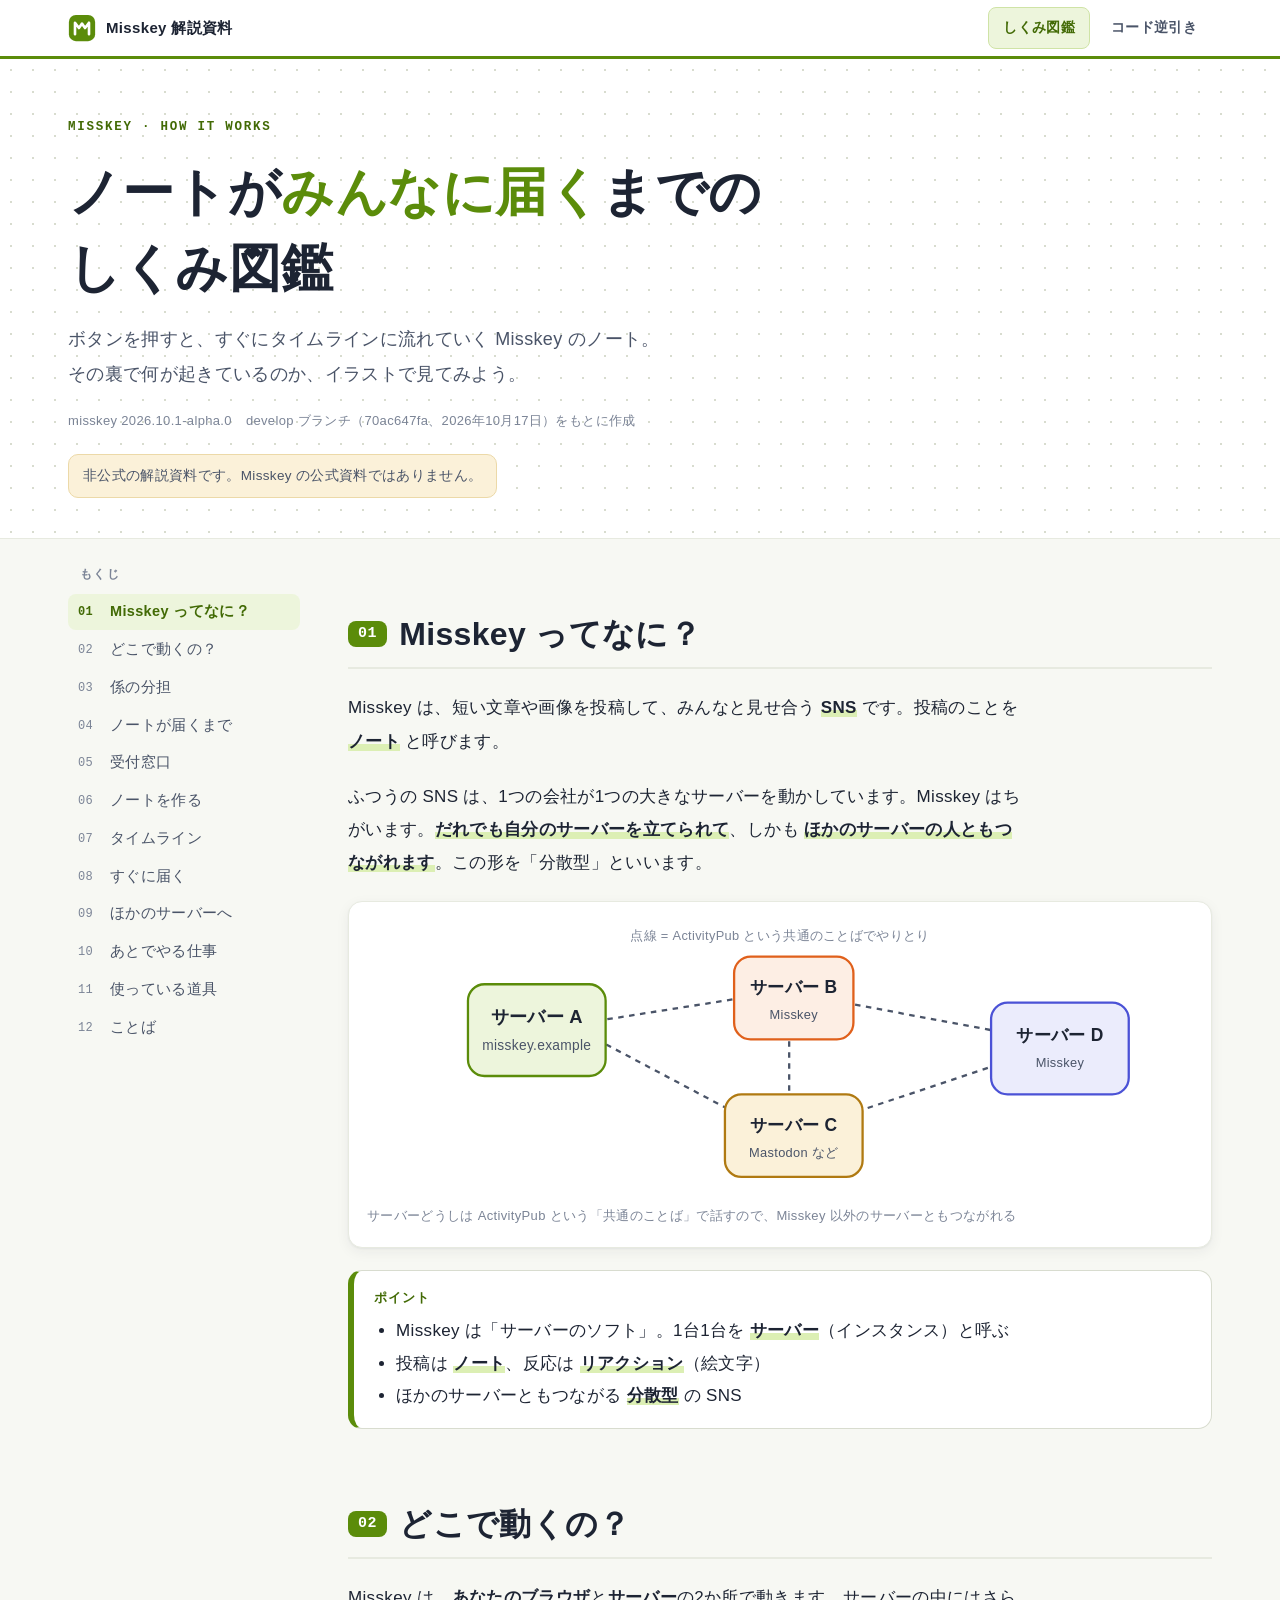
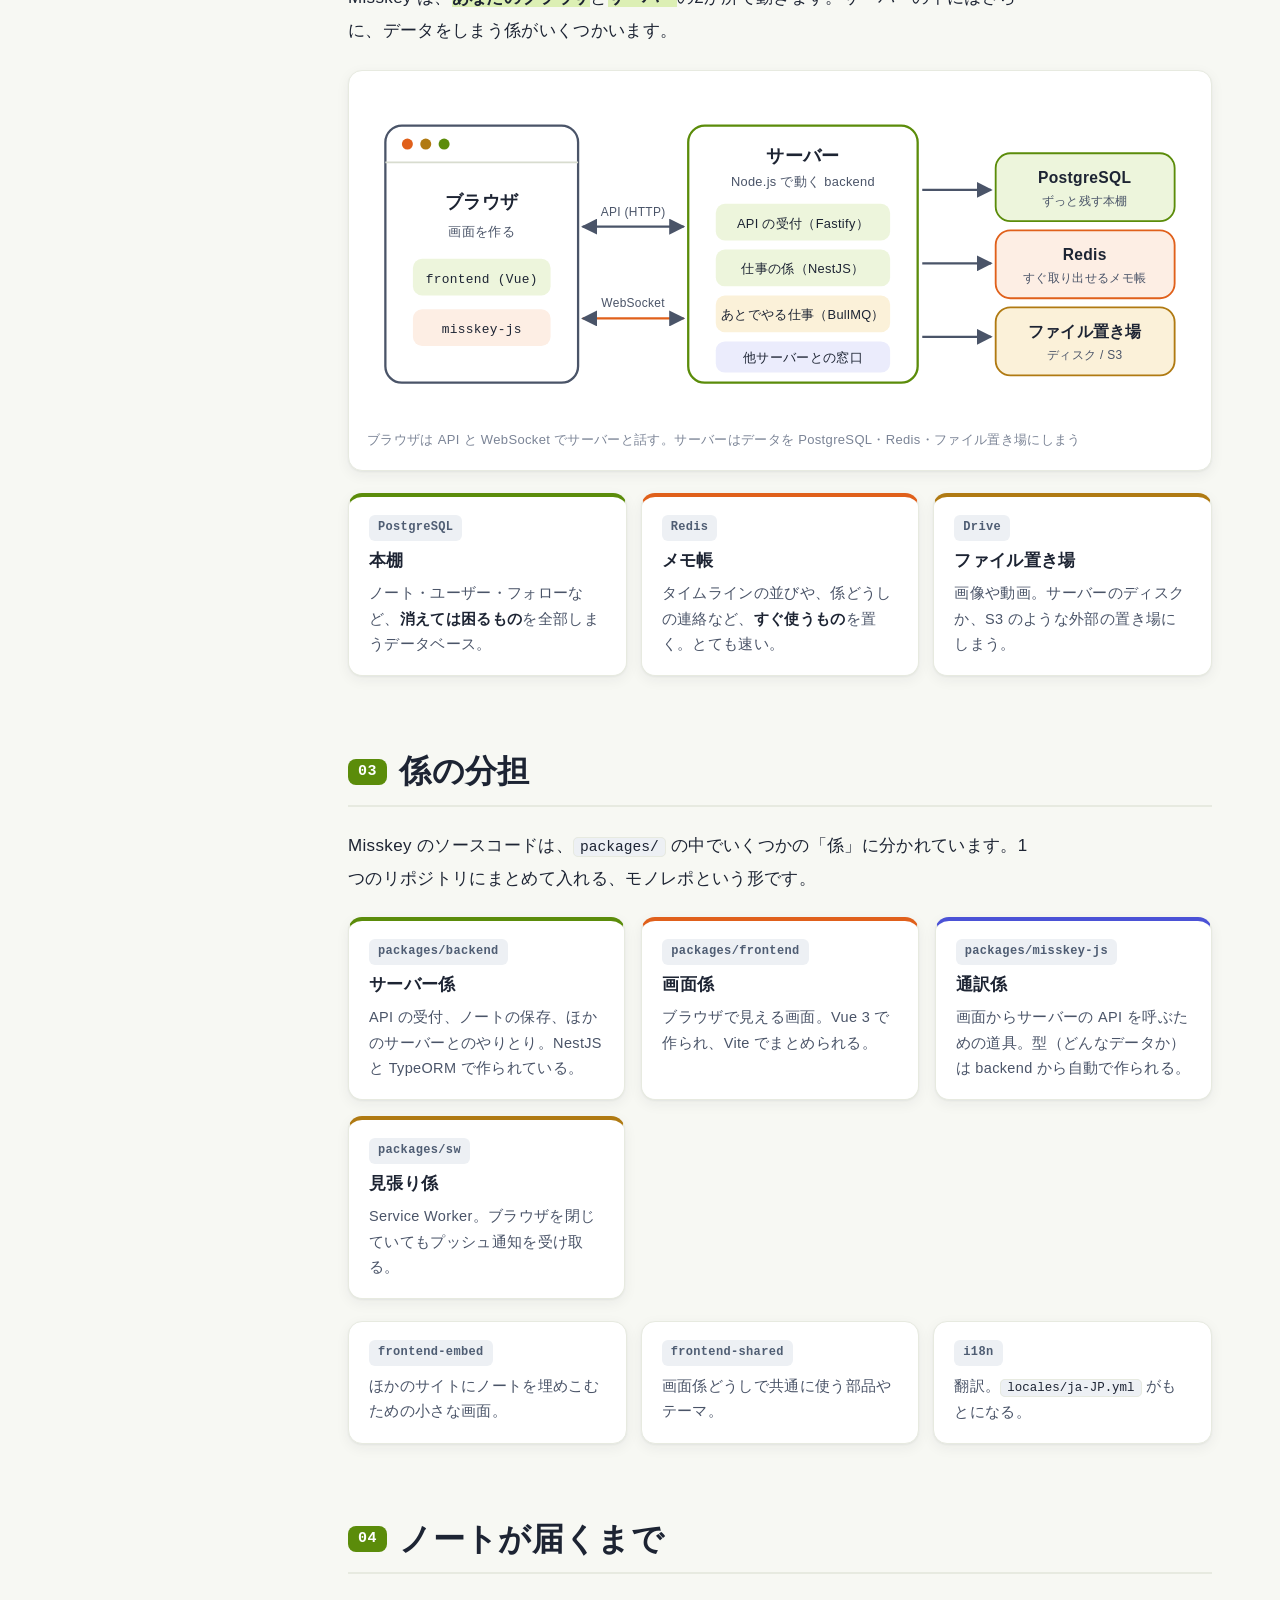
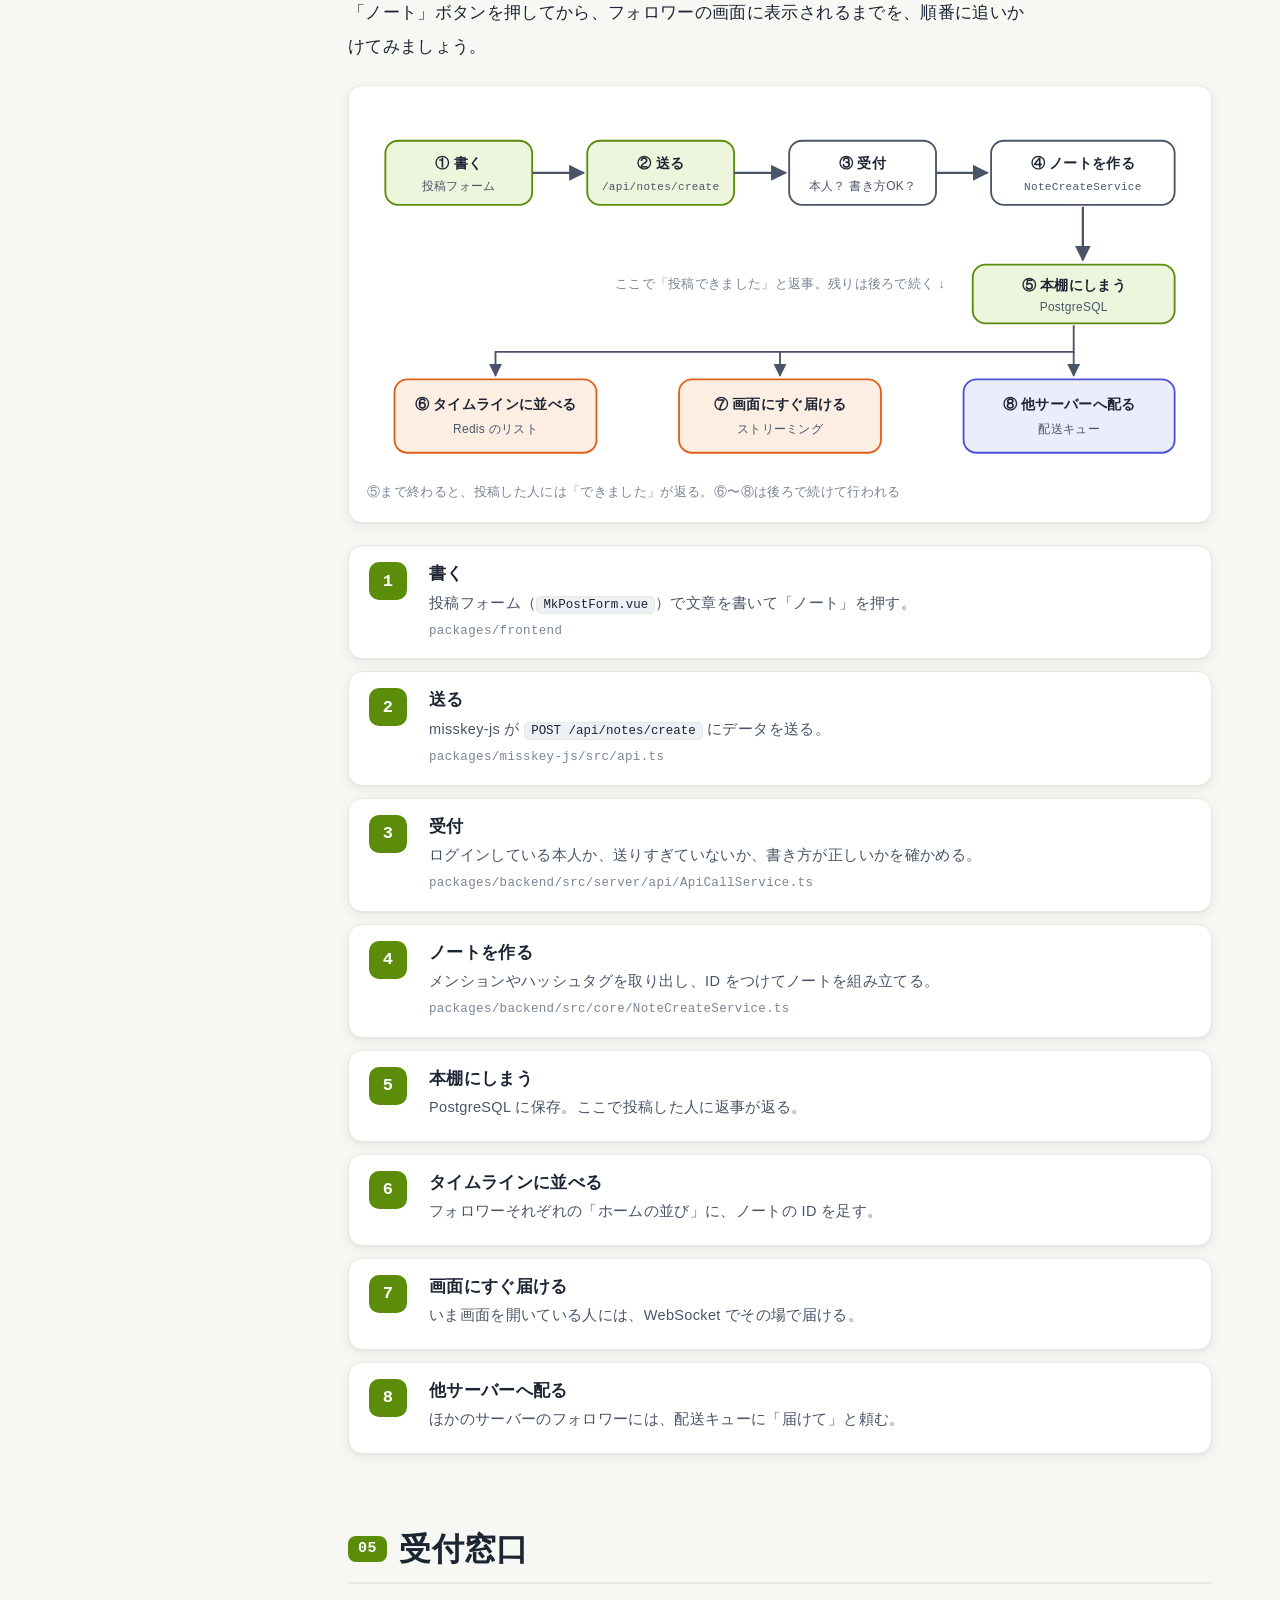
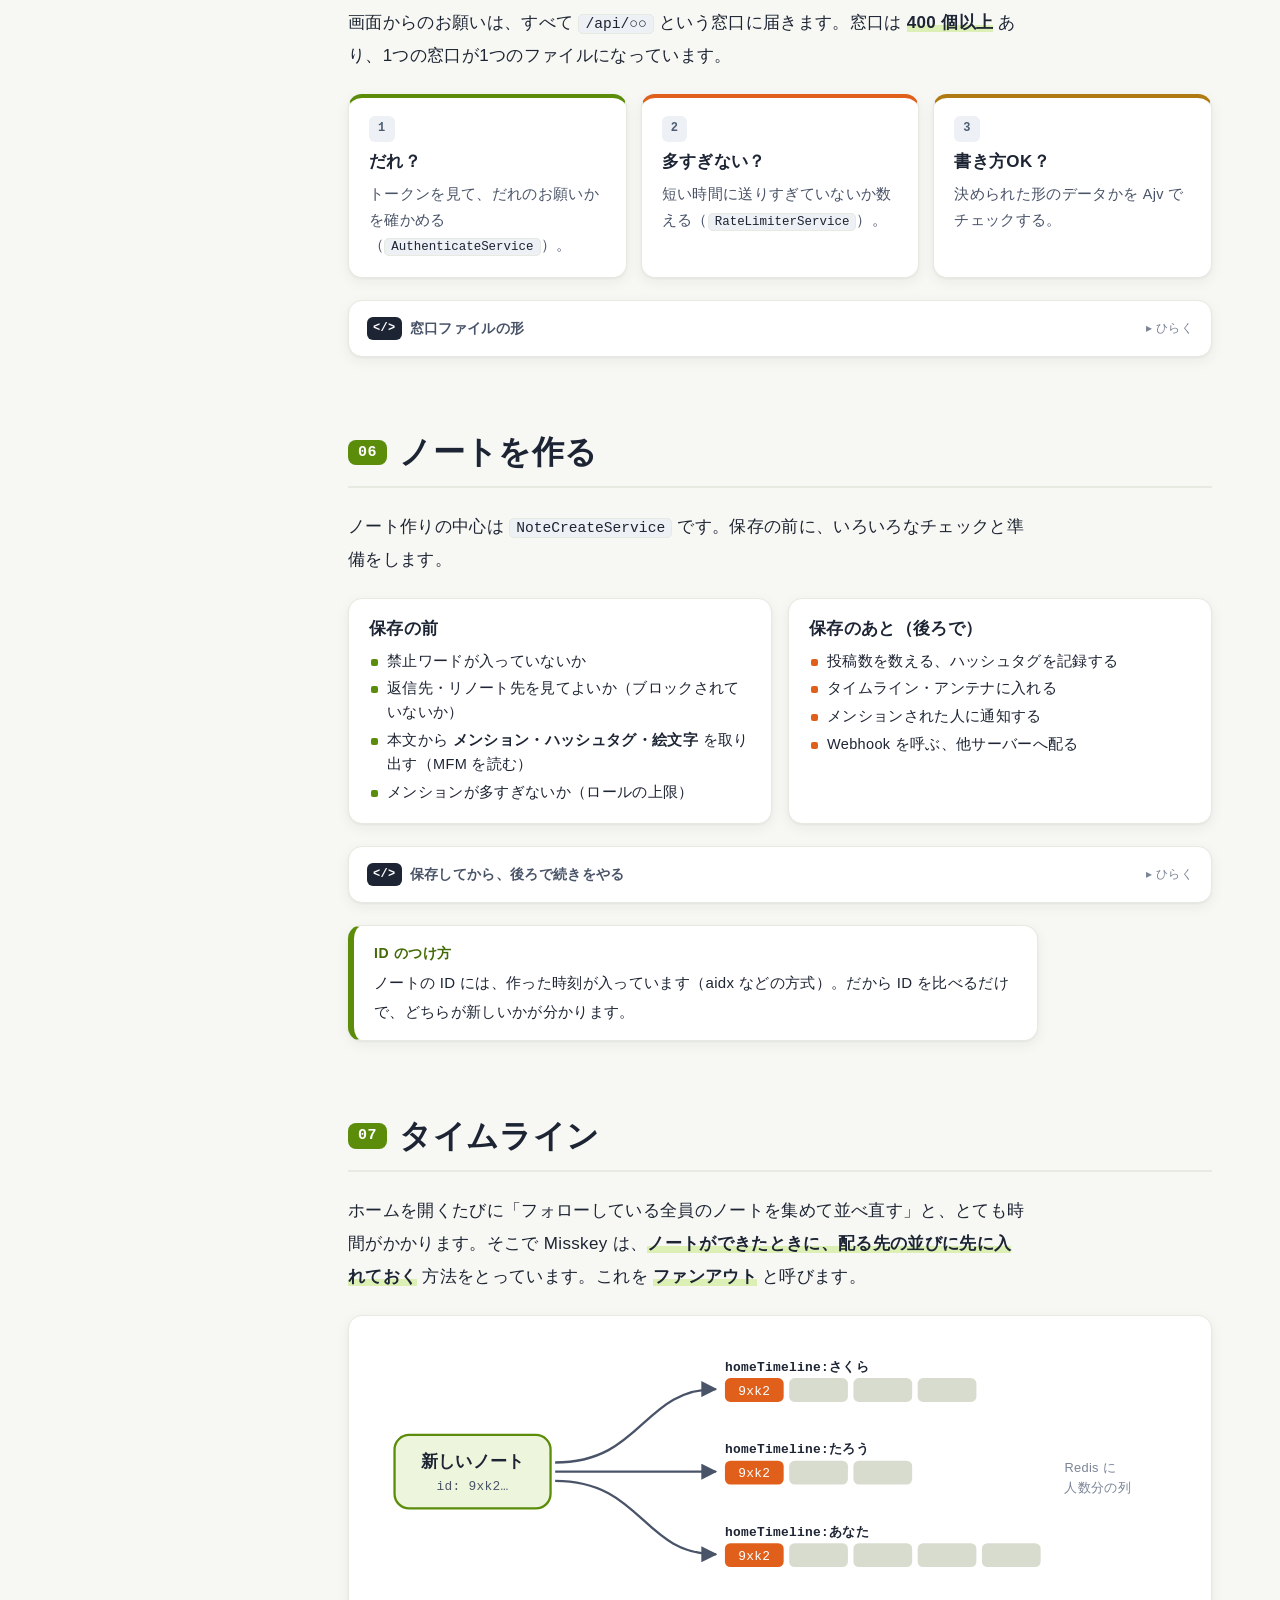
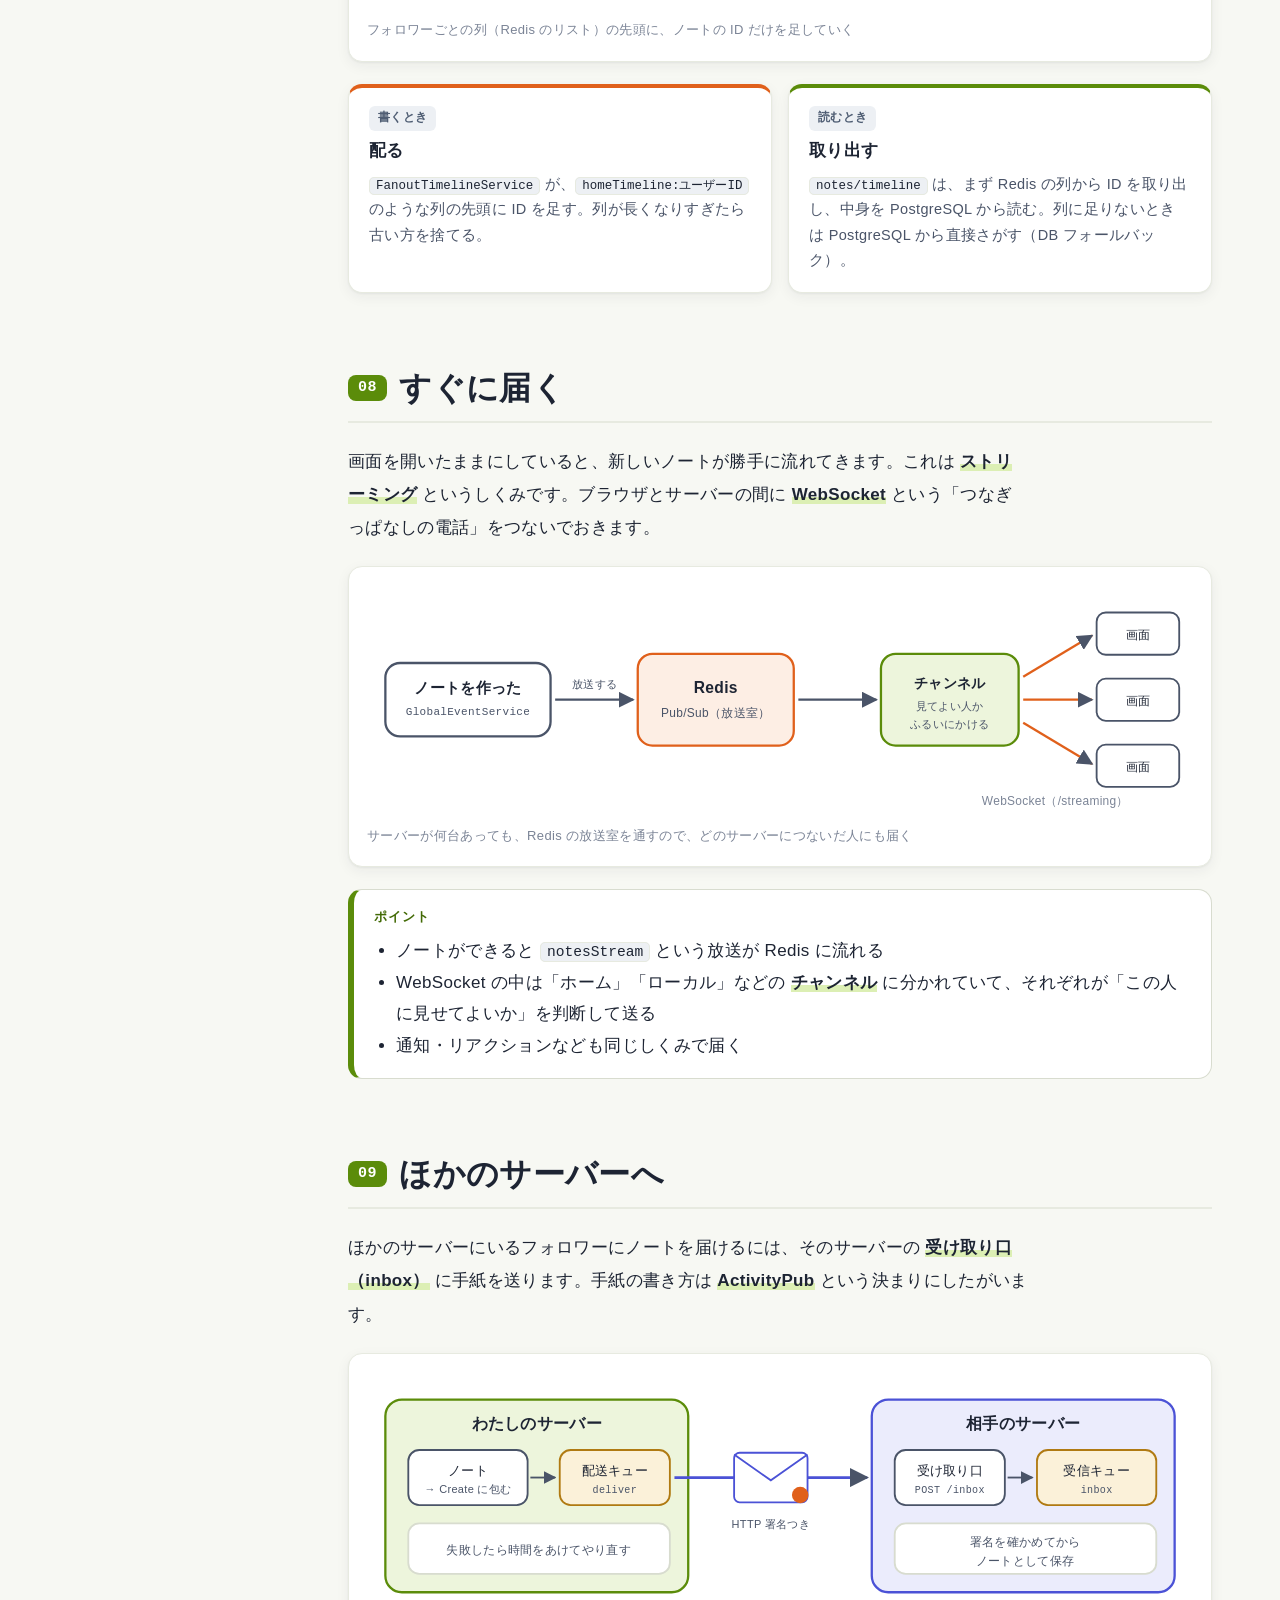
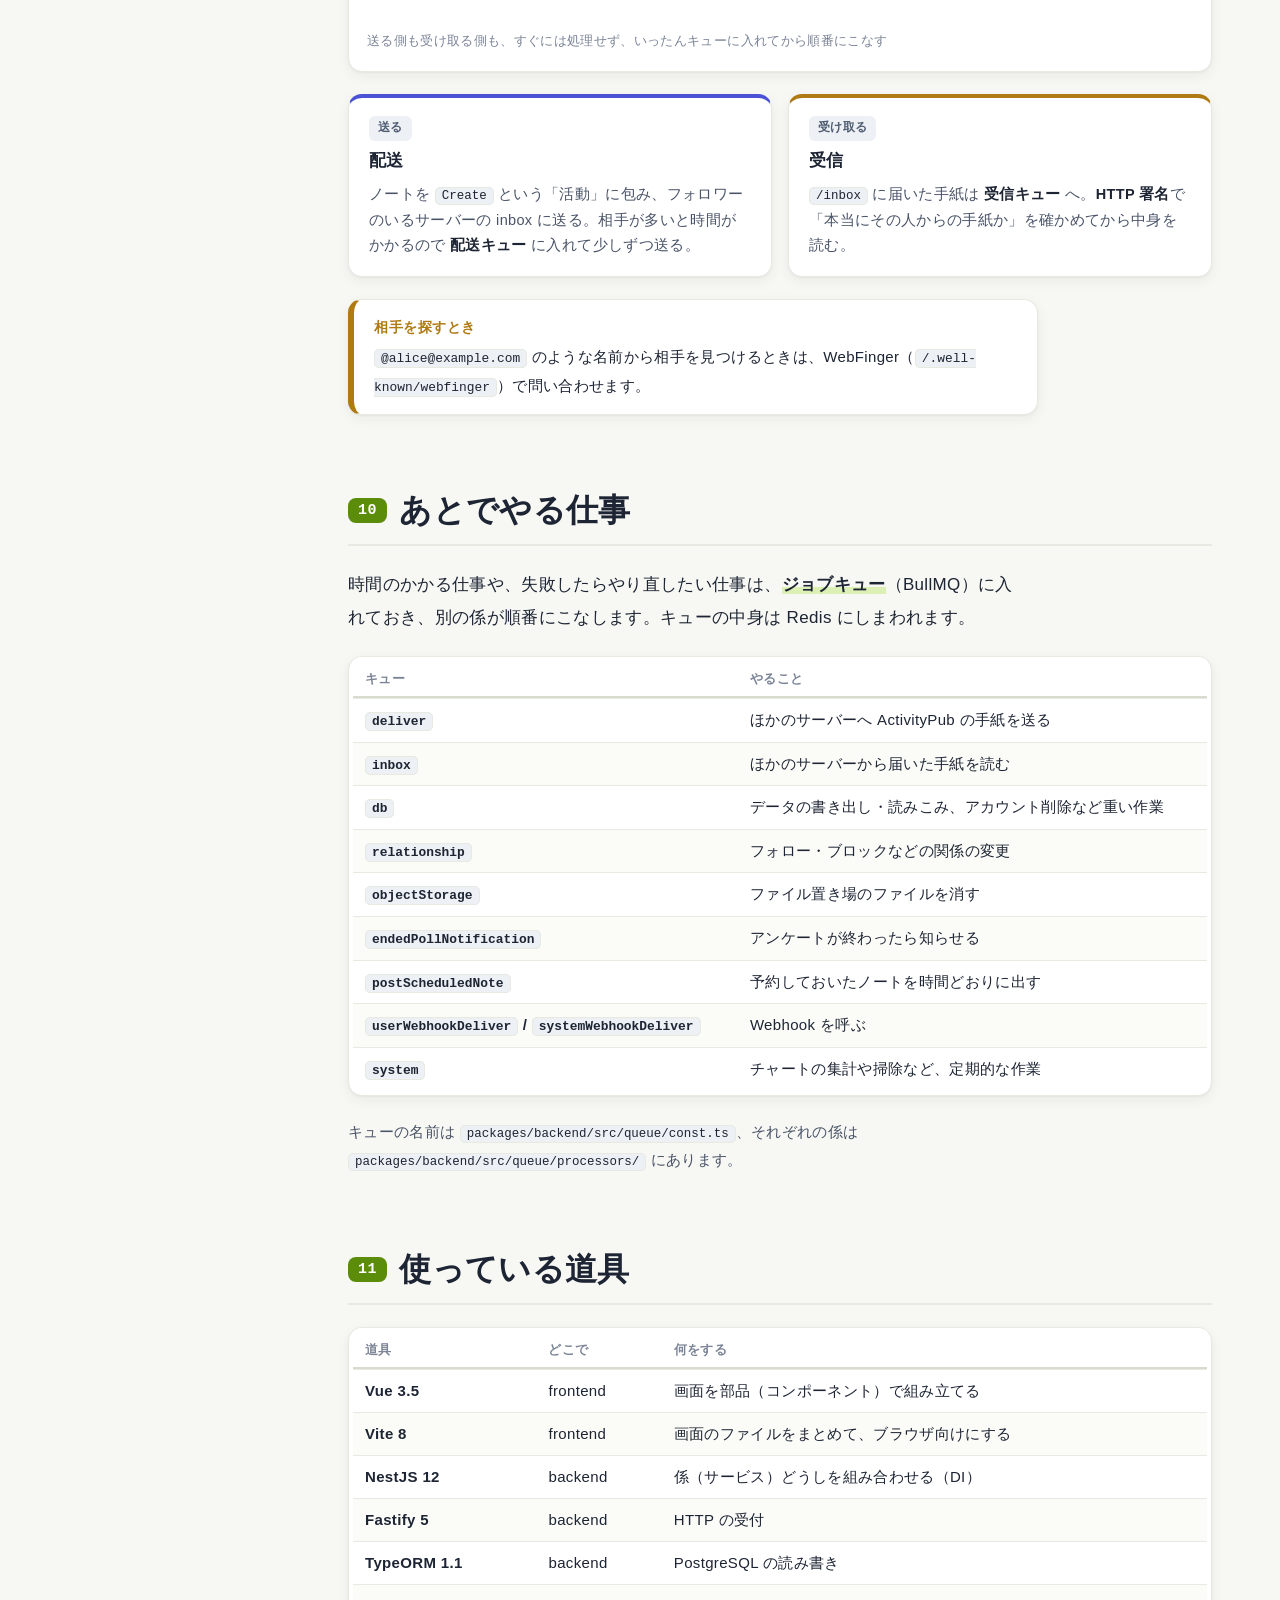
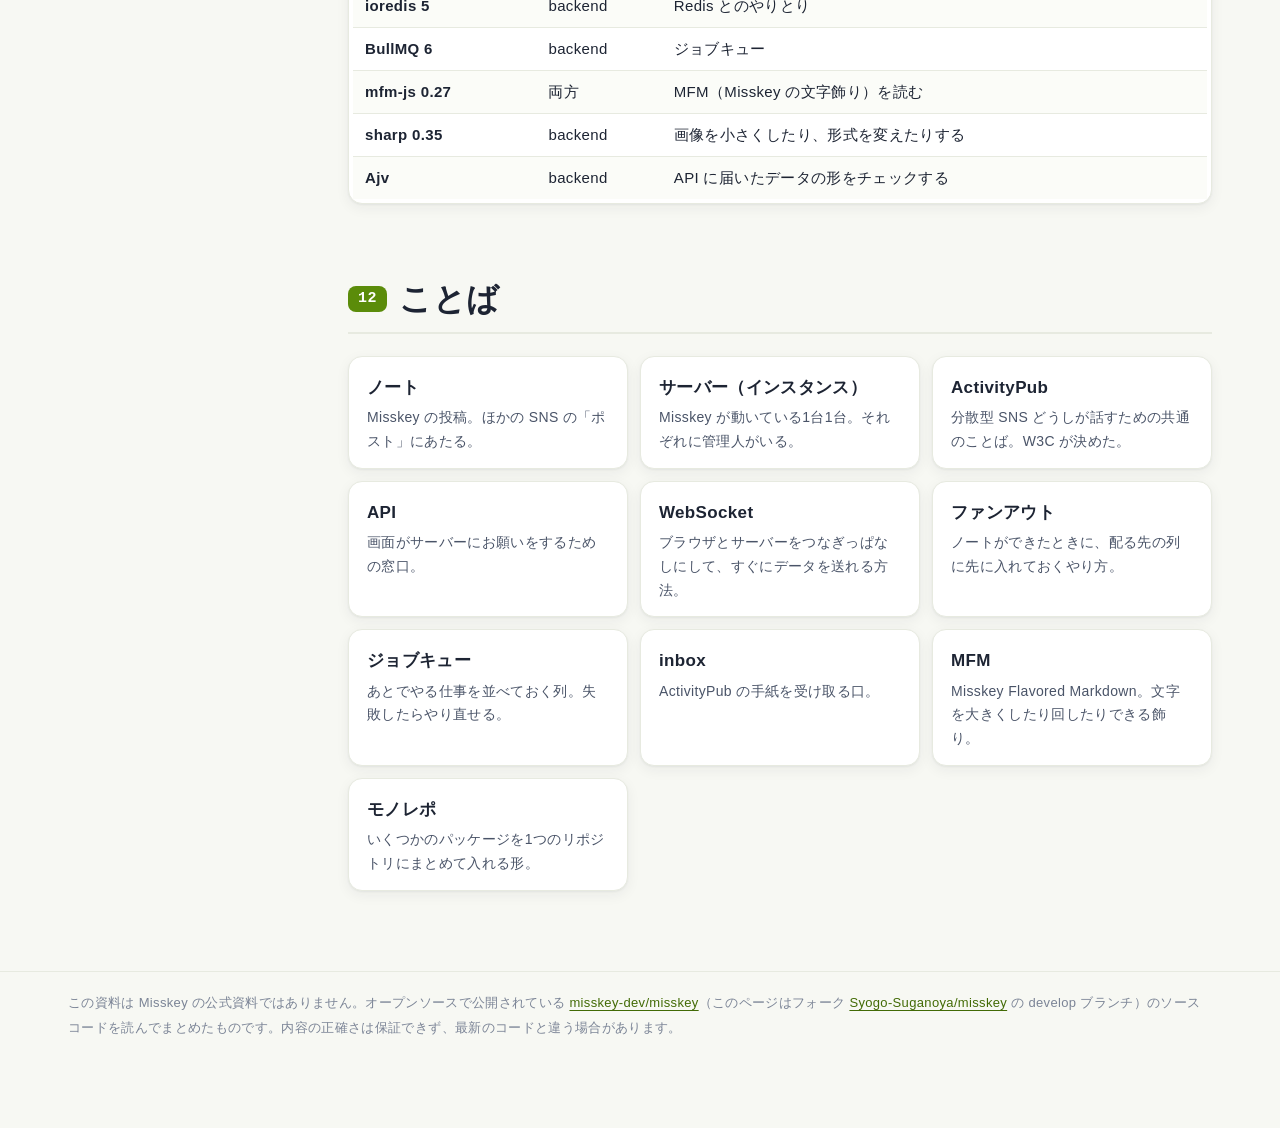
<file: docs/explainer/index.html>
<!--
SPDX-FileCopyrightText: syuilo and misskey-project
SPDX-License-Identifier: AGPL-3.0-only
-->

<!doctype html>
<html lang="ja">
<head>
<meta charset="utf-8">
<meta name="viewport" content="width=device-width, initial-scale=1">
<title>Misskey 解説資料</title>
<meta http-equiv="refresh" content="0; url=how-it-works.html">
</head>
<body><p><a href="how-it-works.html">Misskey しくみ図鑑</a> ・ <a href="code-map.html">Misskey コード逆引き</a></p></body>
</html>
</file>
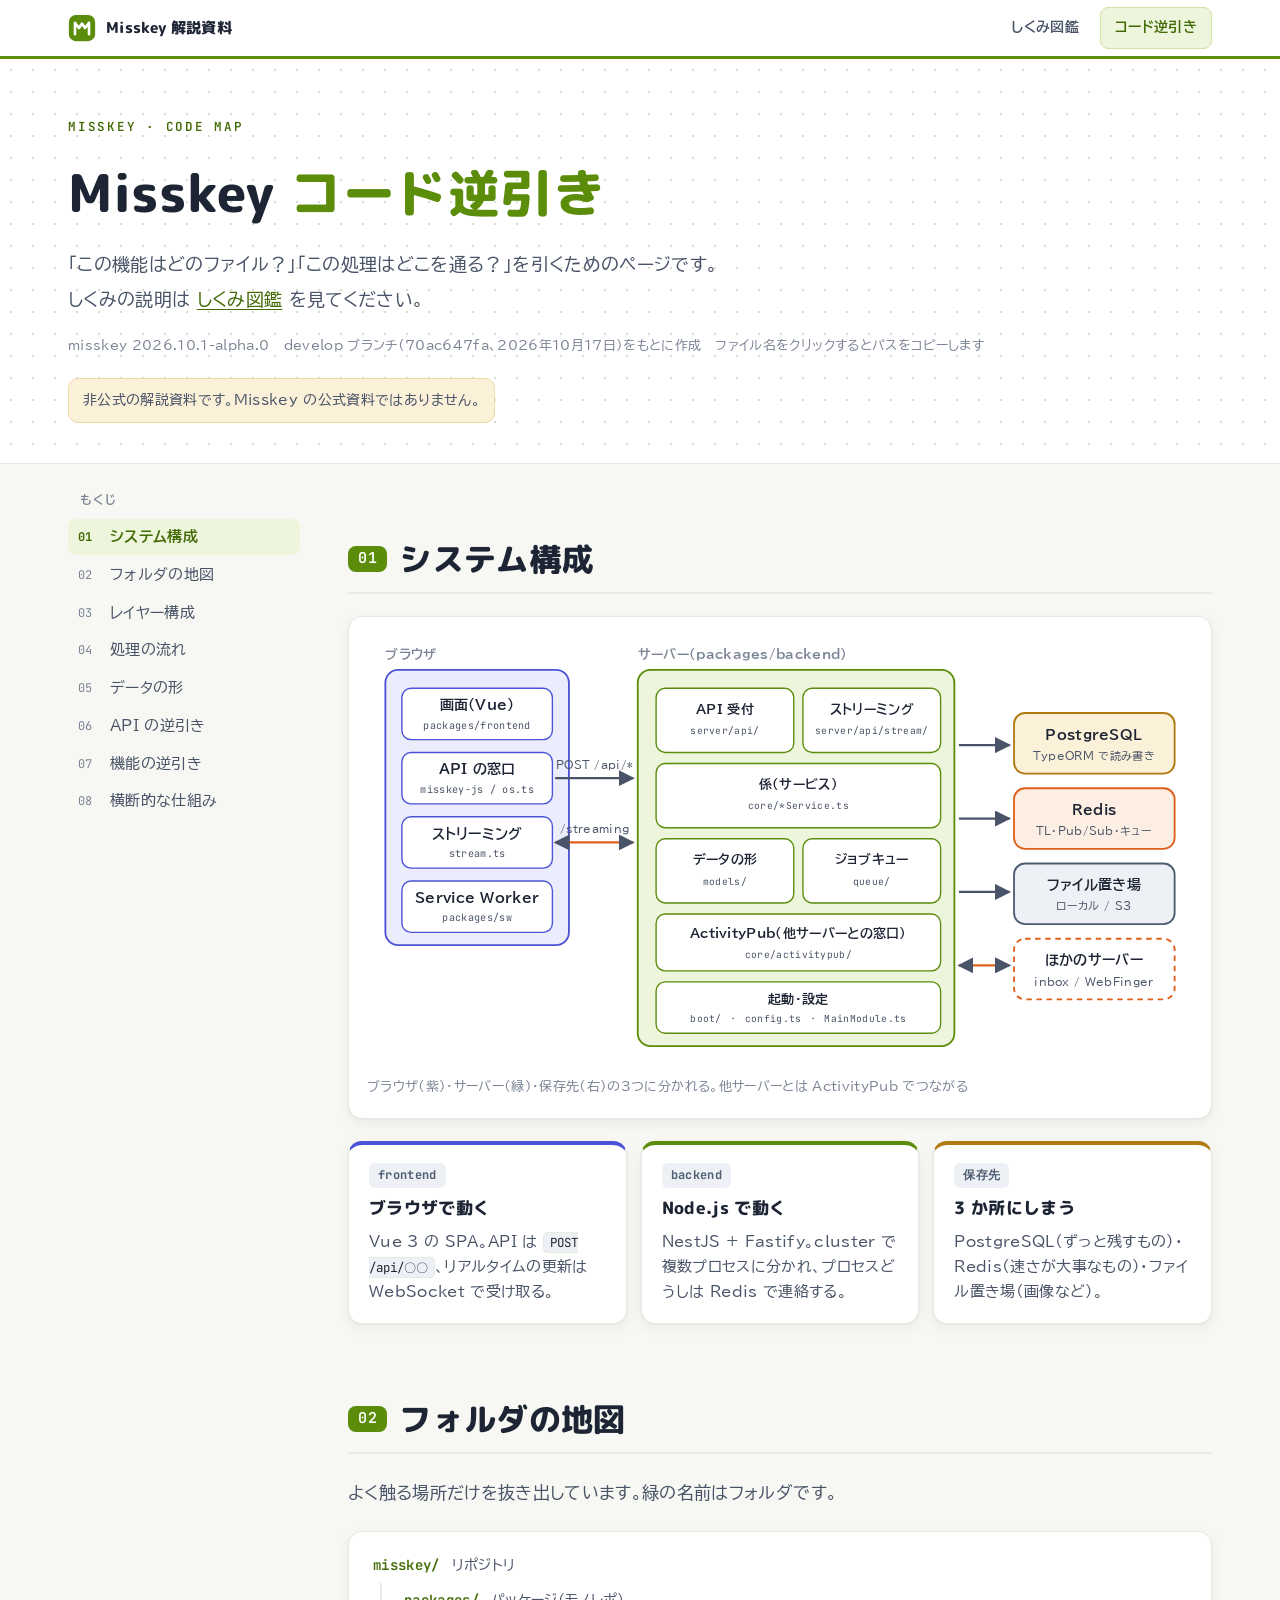
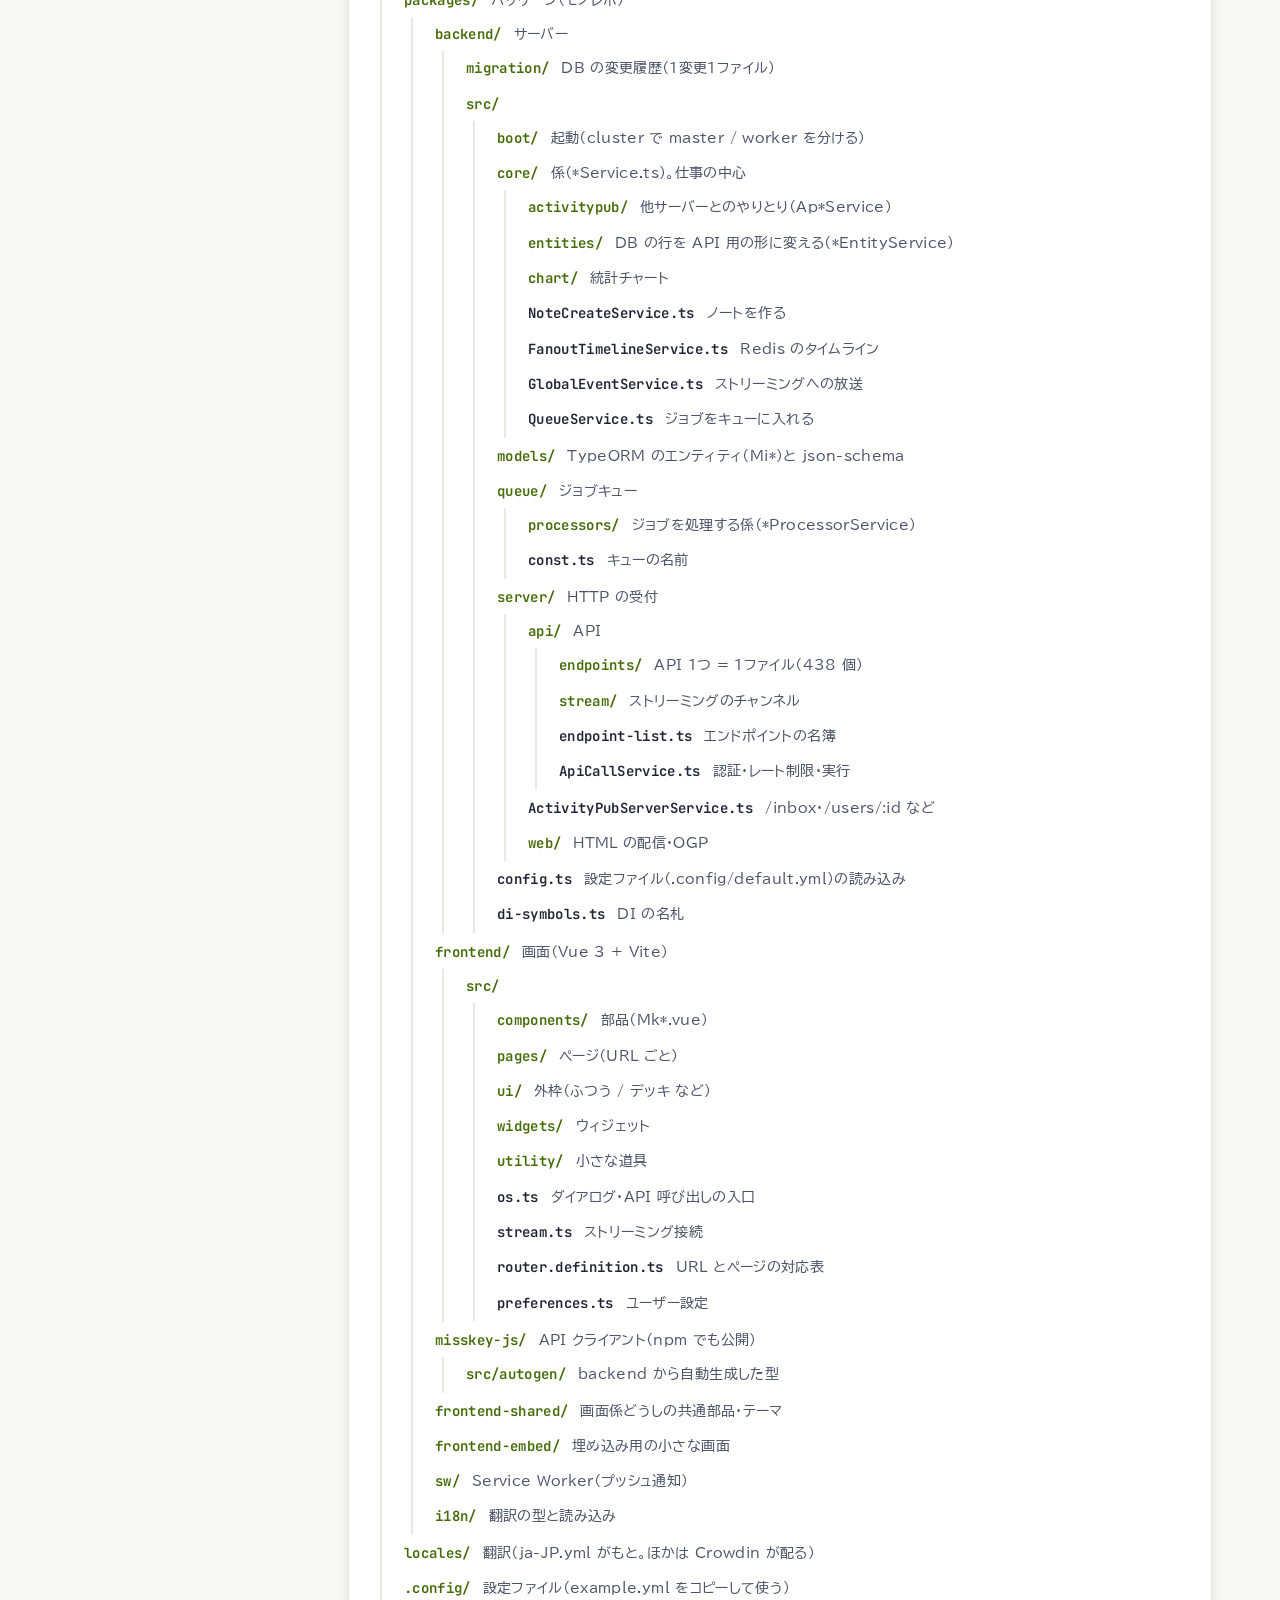
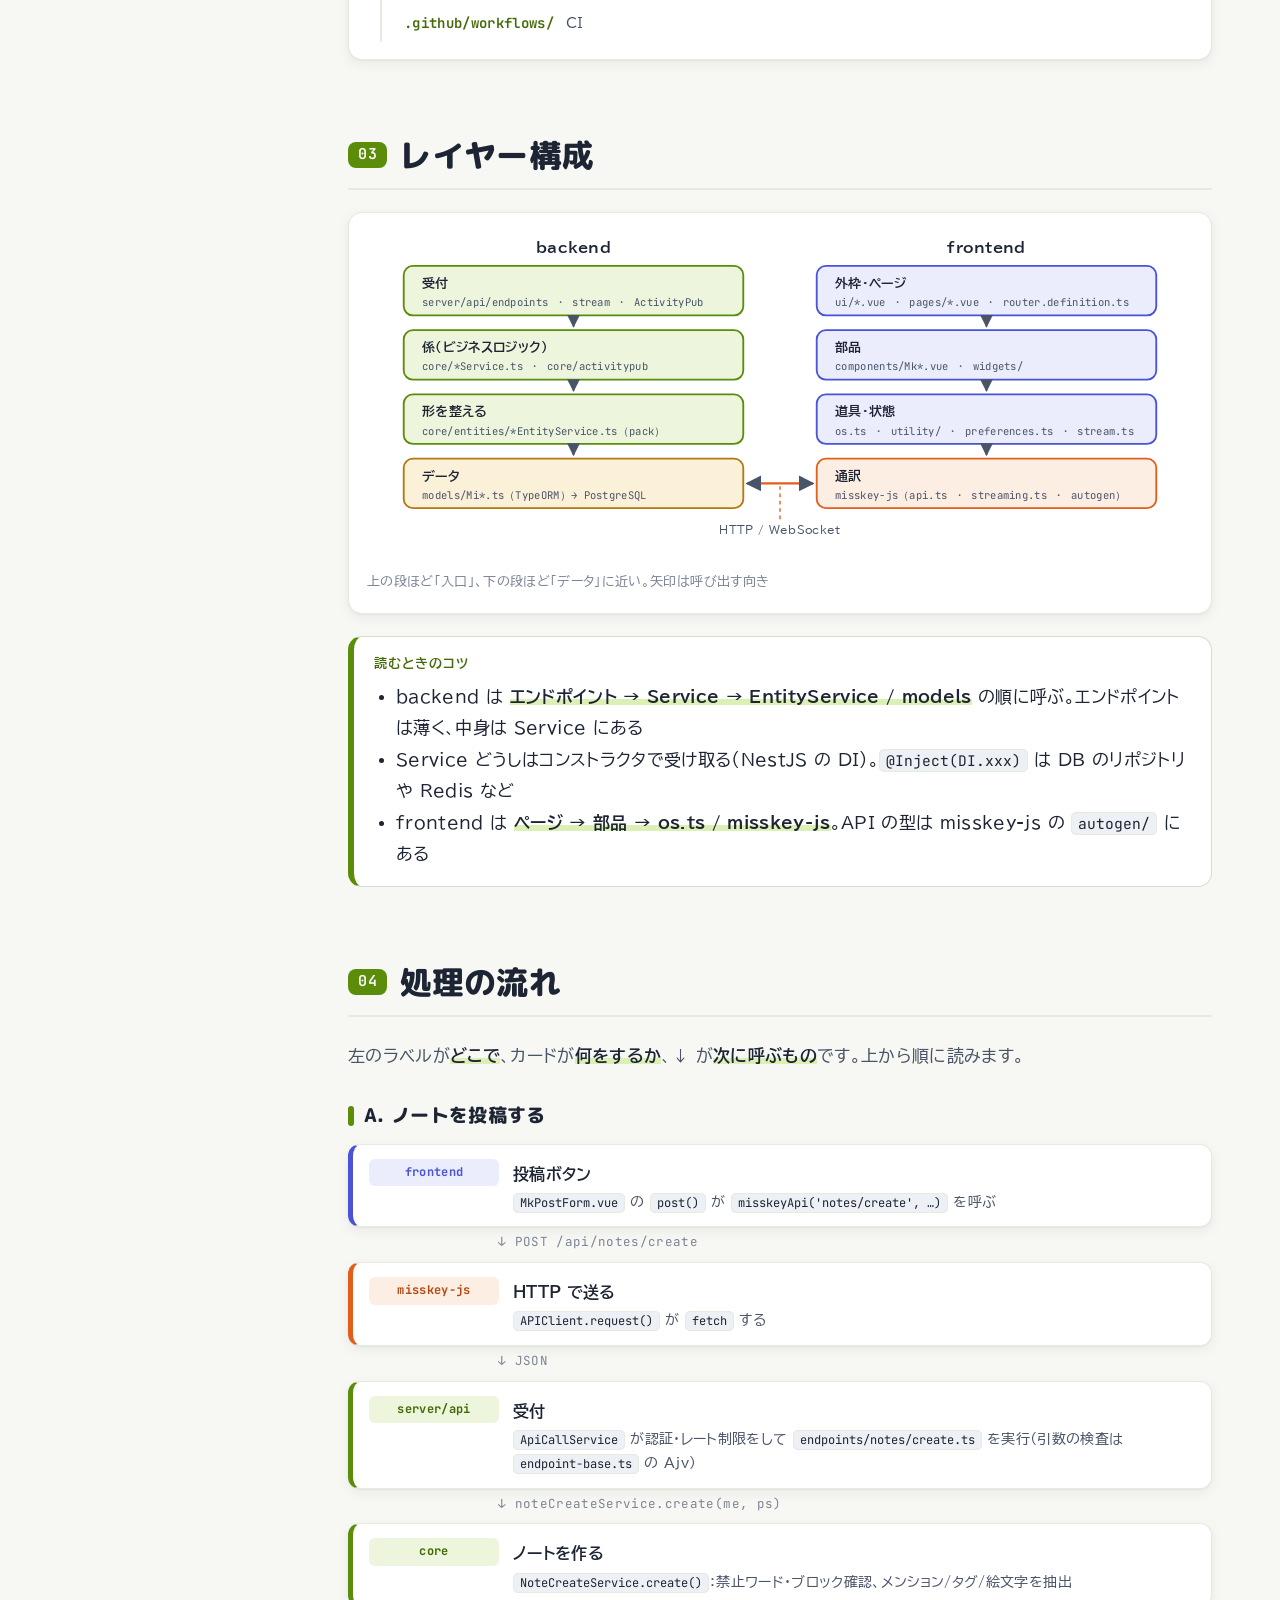
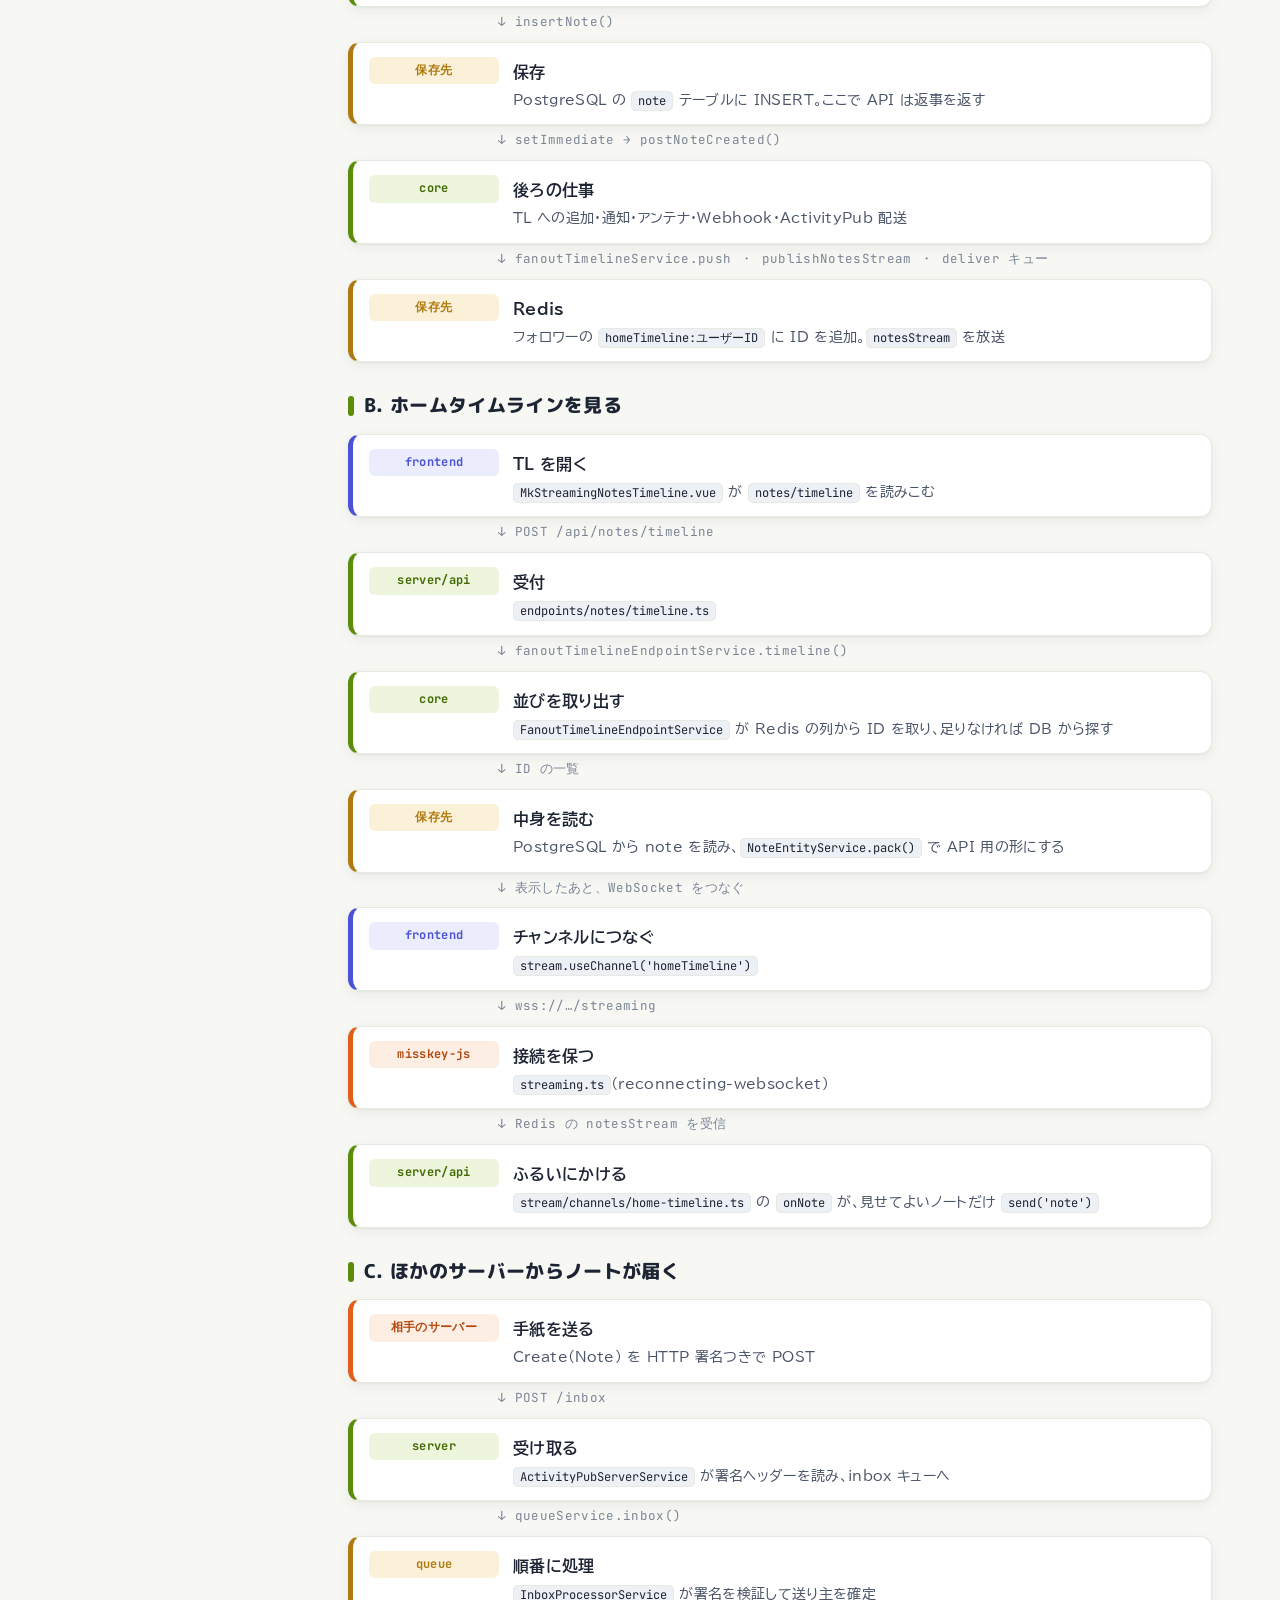
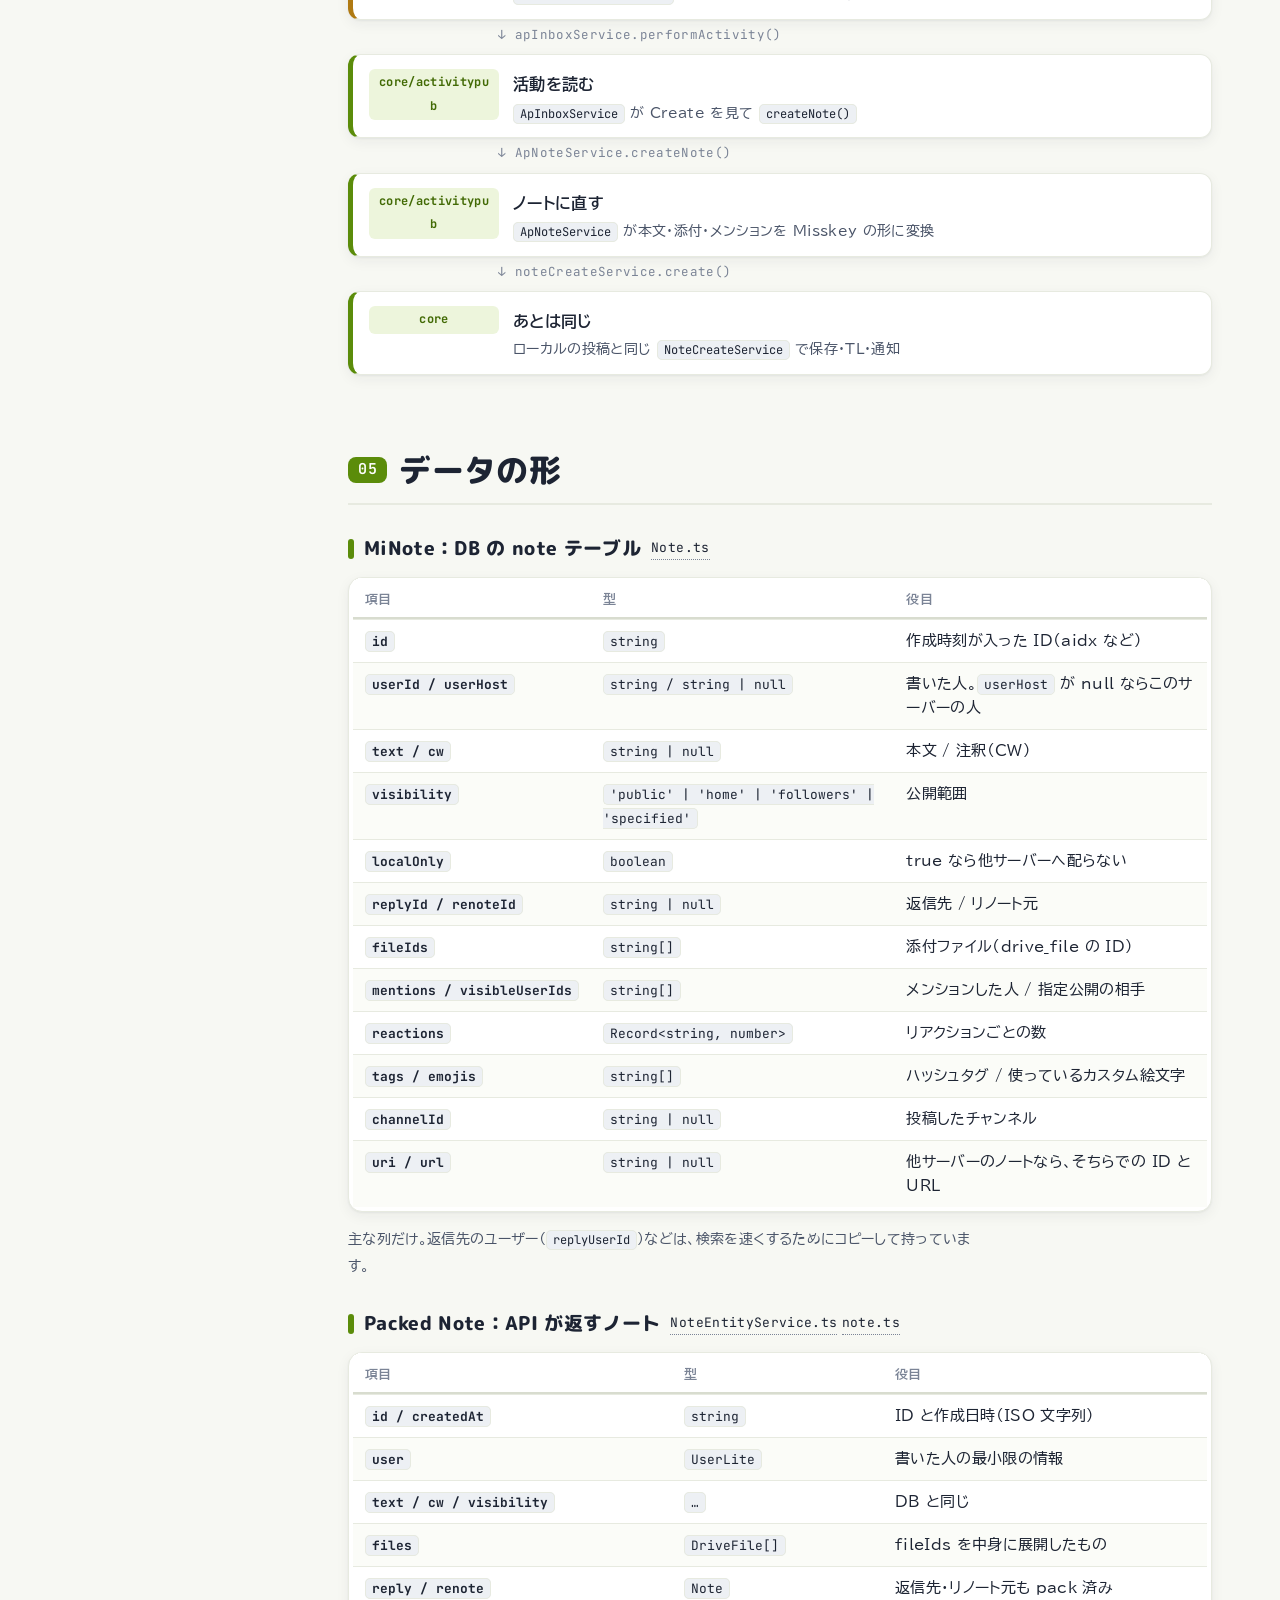
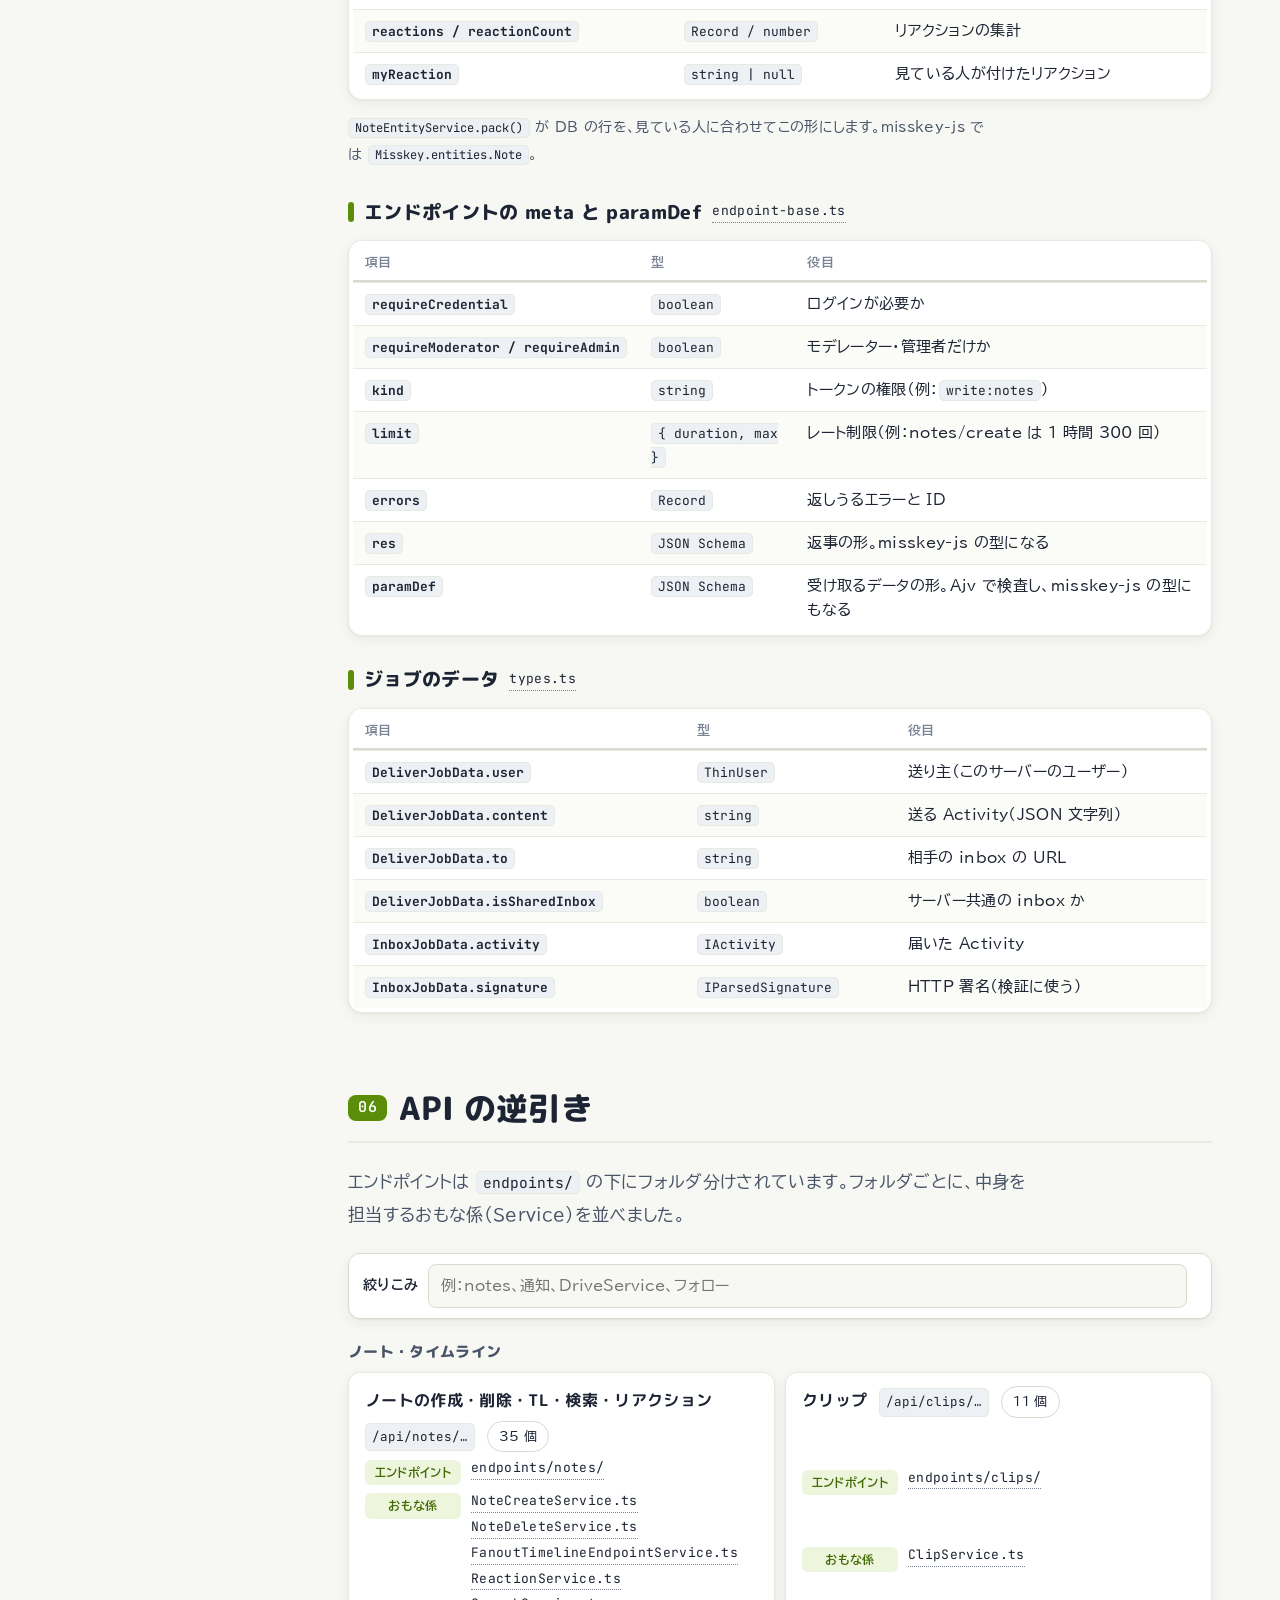
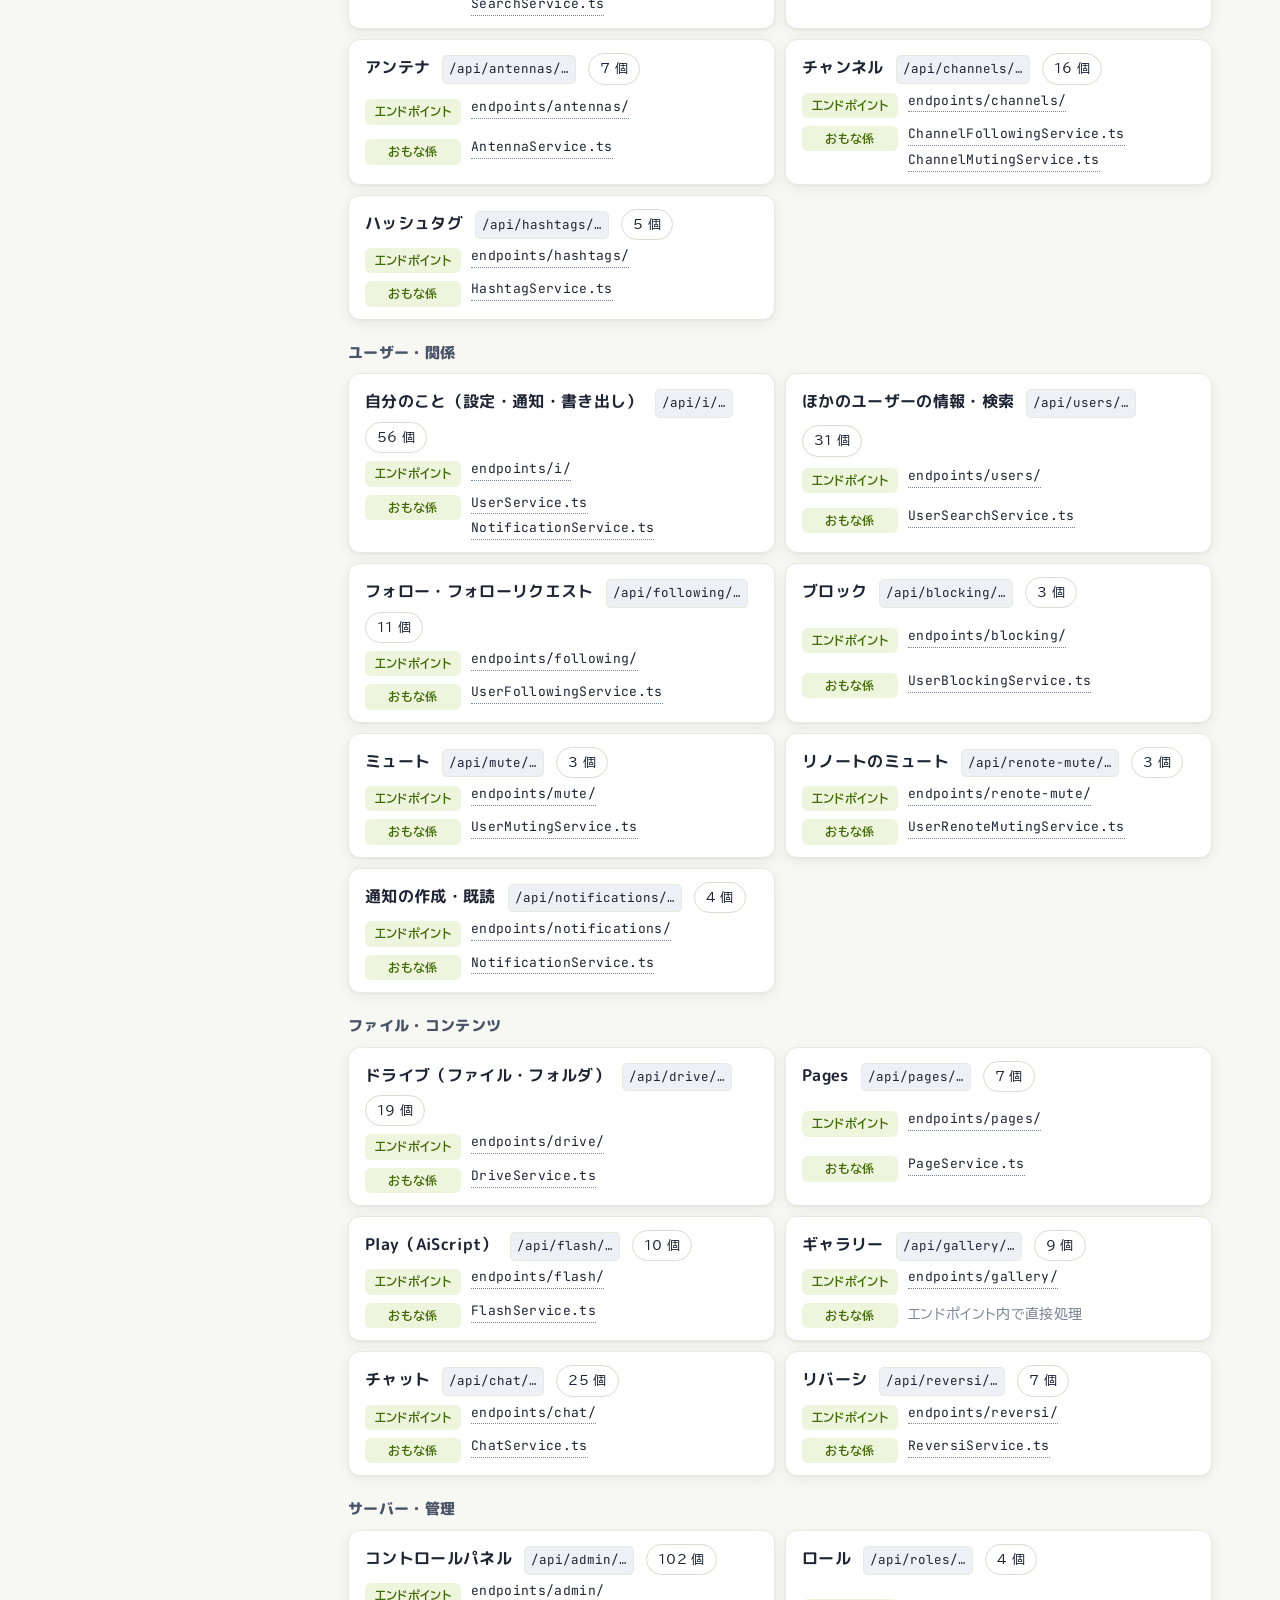
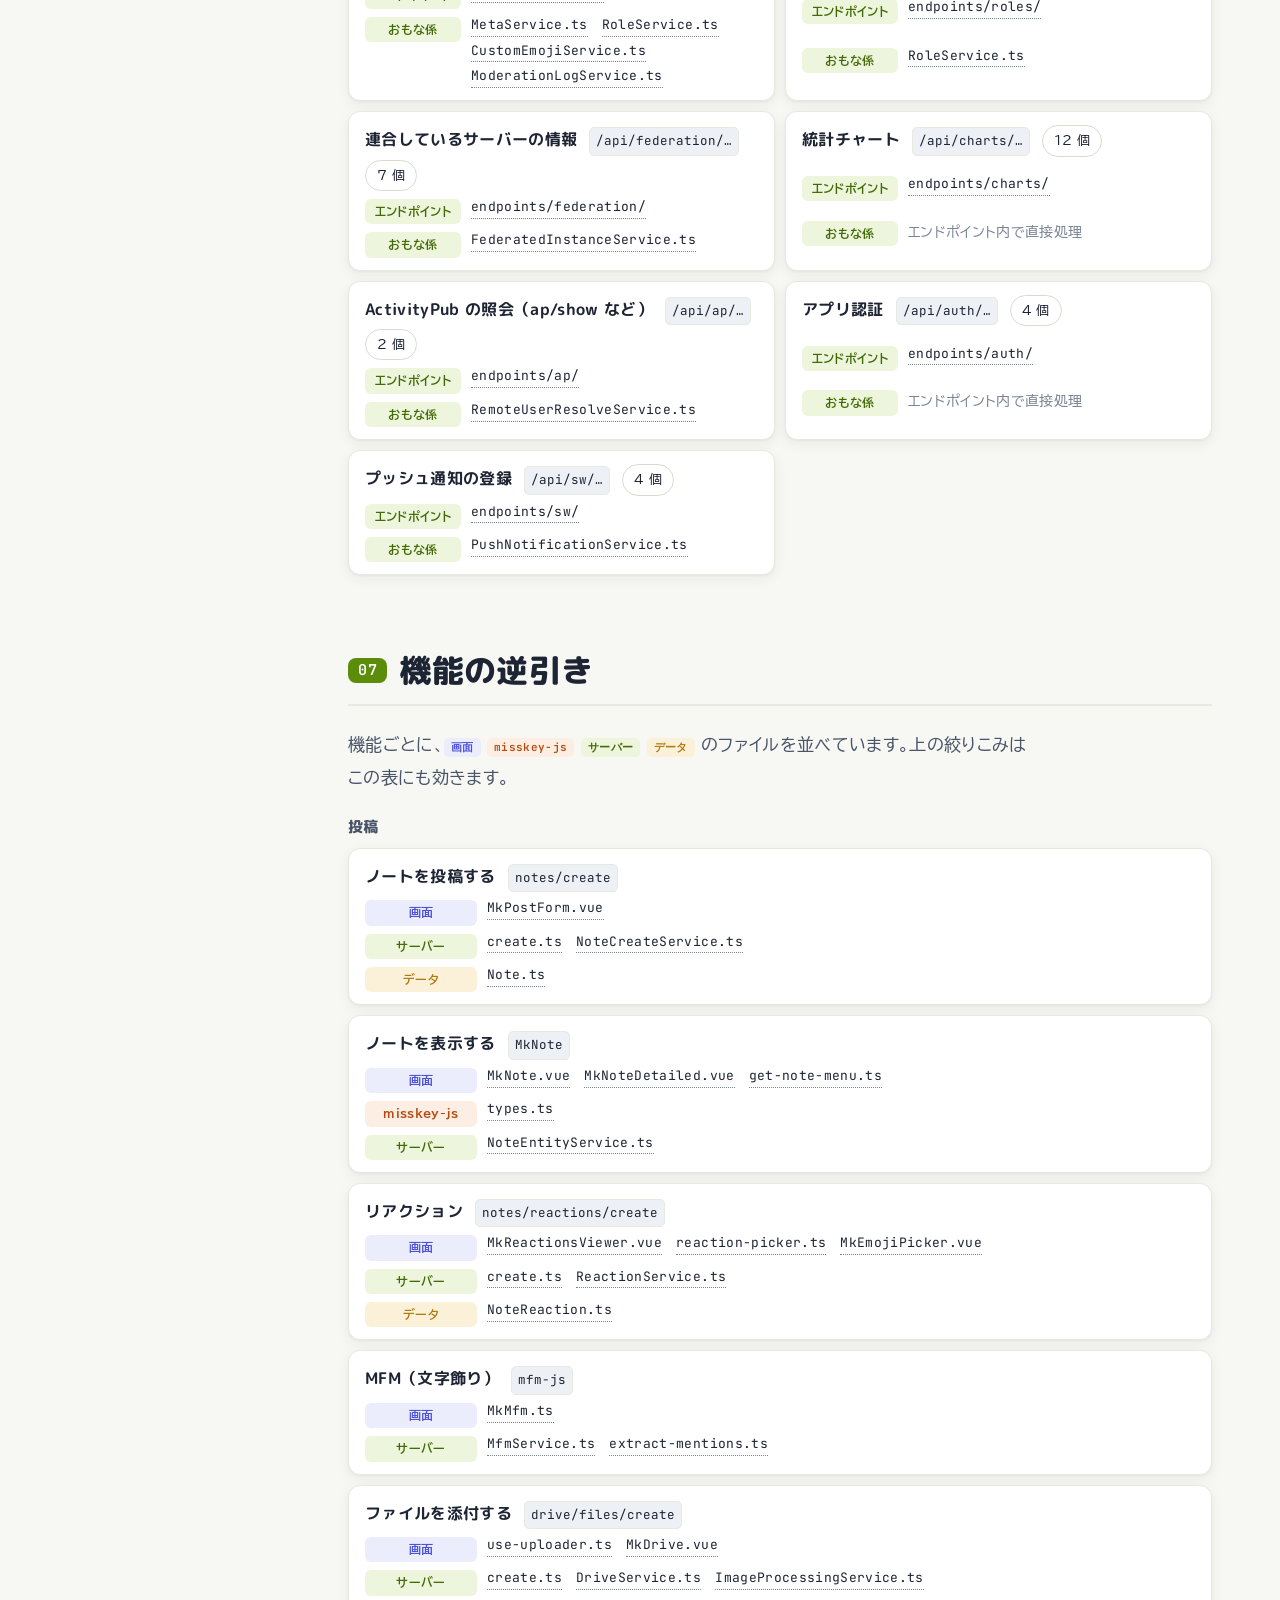
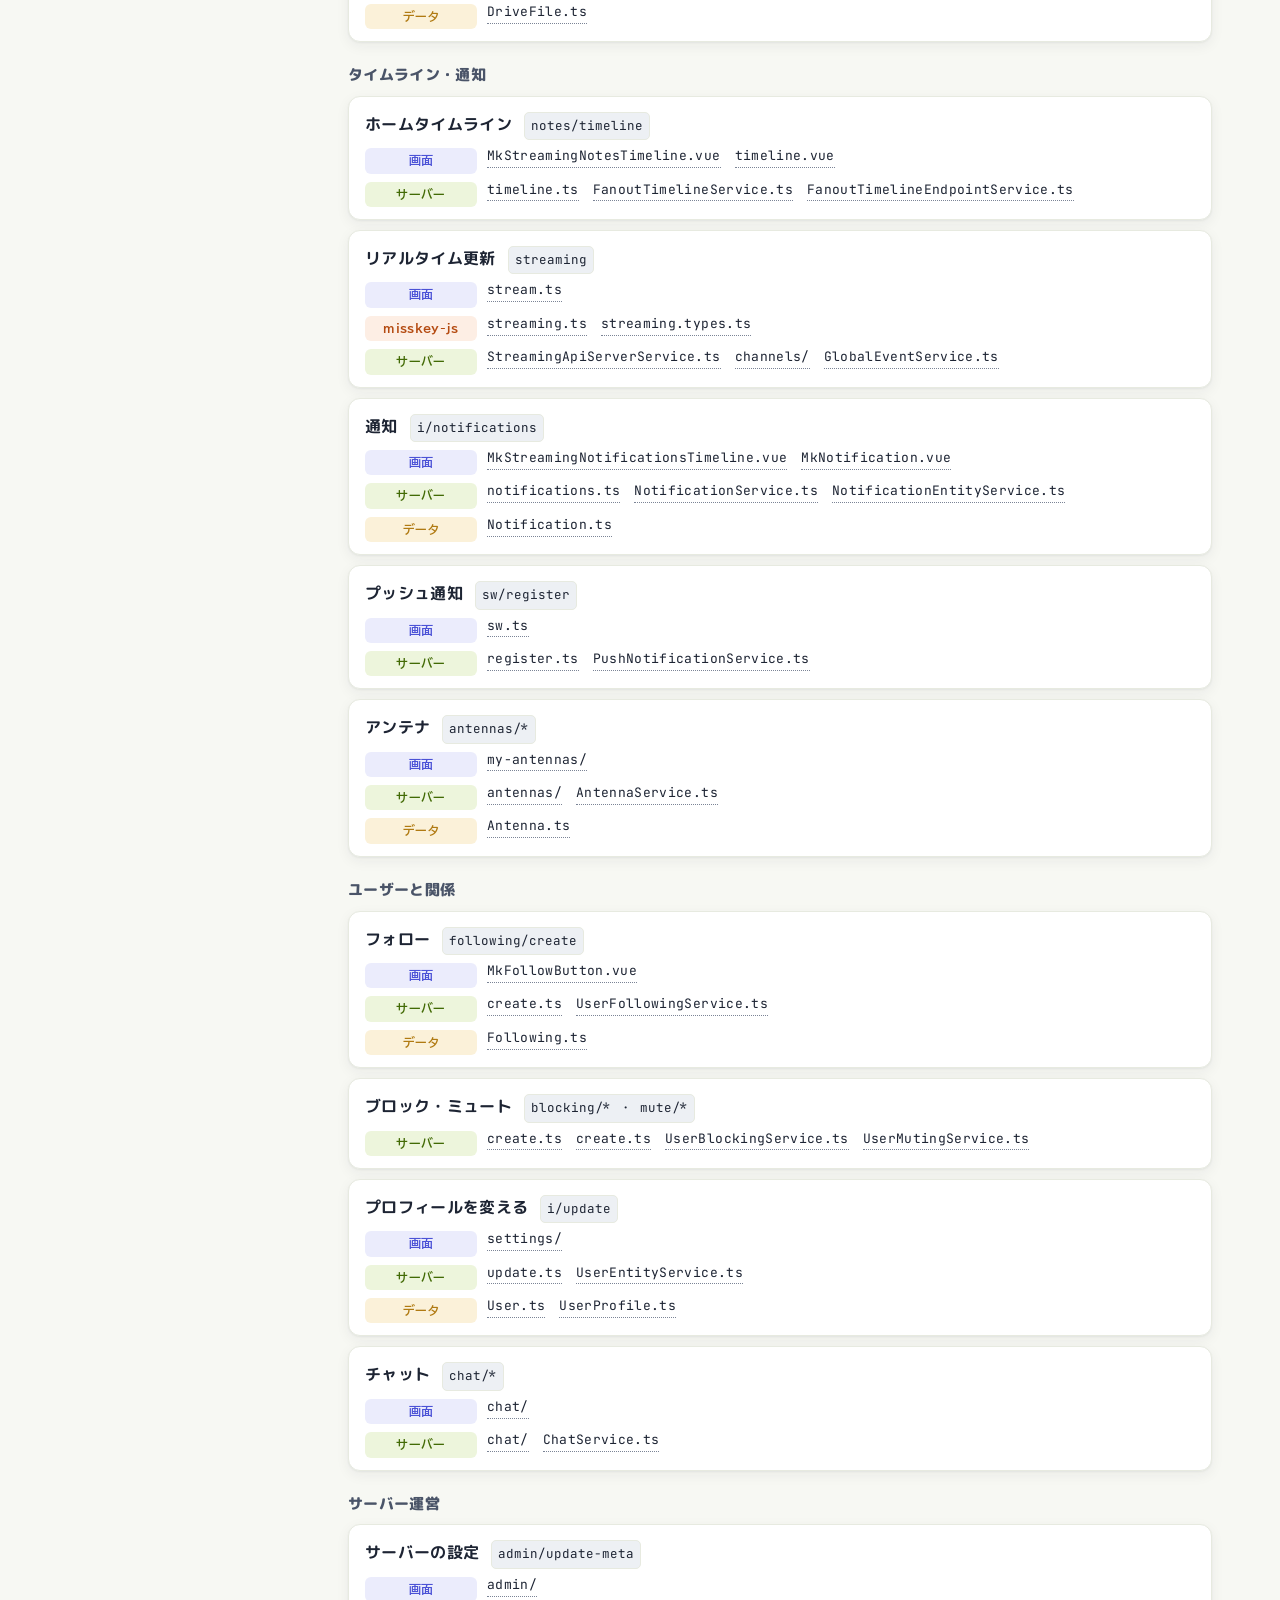
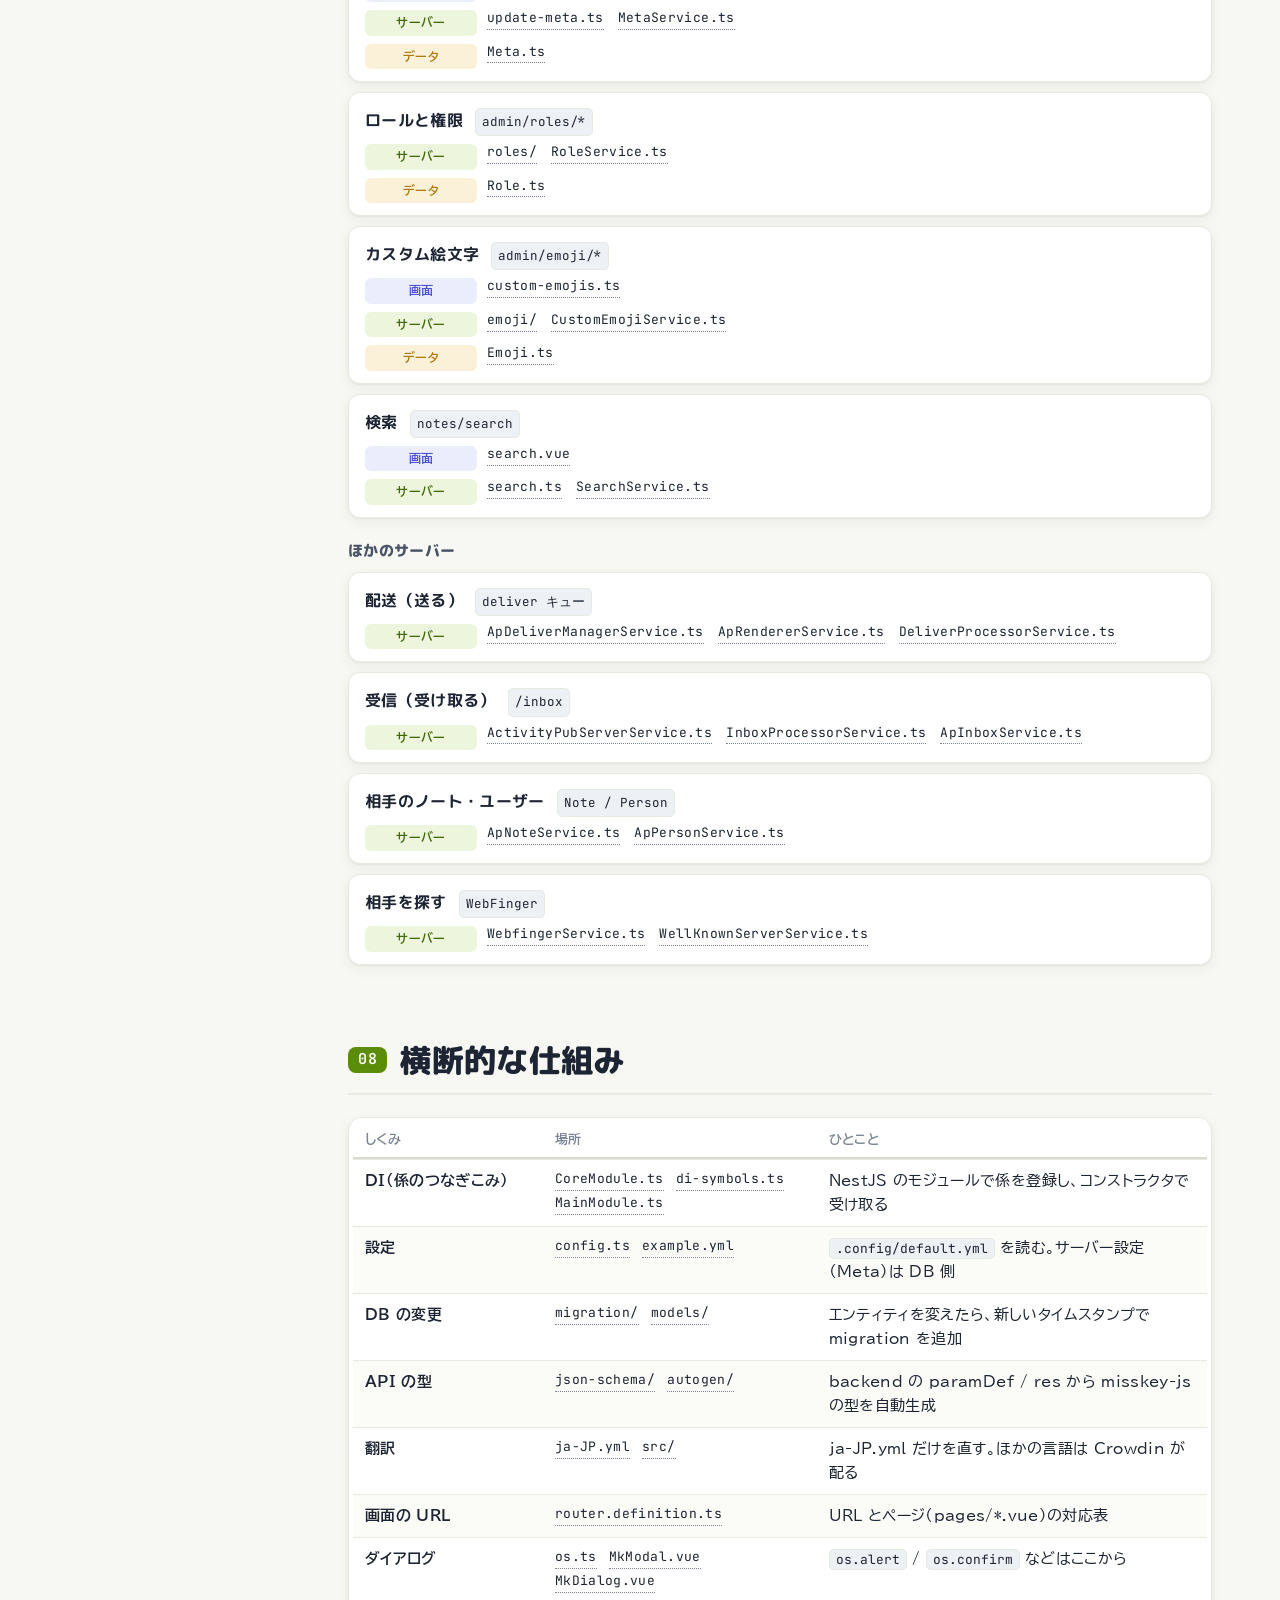
<file: docs/explainer/code-map.html>
<!--
SPDX-FileCopyrightText: syuilo and misskey-project
SPDX-License-Identifier: AGPL-3.0-only
-->

<!doctype html>
<html lang="ja">
<head>
<meta charset="utf-8">
<meta name="viewport" content="width=device-width, initial-scale=1">
<title>Misskey コード逆引き</title>
<meta name="description" content="Misskey の機能や処理の流れから、対応するソースコードの場所を引ける非公式の解説資料。">
<link rel="preconnect" href="https://fonts.googleapis.com"><link rel="preconnect" href="https://fonts.gstatic.com" crossorigin><link rel="stylesheet" href="https://fonts.googleapis.com/css2?family=BIZ+UDPGothic:wght@400;700&family=M+PLUS+Rounded+1c:wght@700;800&family=JetBrains+Mono:wght@400;600&display=swap">
<link rel="stylesheet" href="explainer.css">
</head>
<body>
<header class="topbar"><div class="wrap">
<a class="brand" href="how-it-works.html"><svg viewBox="0 0 32 32" aria-hidden="true"><rect x="1" y="1" width="30" height="30" rx="8" fill="var(--sea)"/><path d="M8 23V10l4.5 6 3.5-5 3.5 5L24 10v13" fill="none" stroke="#fff" stroke-width="3" stroke-linecap="round" stroke-linejoin="round"/></svg><span>Misskey 解説資料</span></a>
<nav class="pages" aria-label="ページ"><a href="how-it-works.html">しくみ図鑑</a><a href="code-map.html" aria-current="page">コード逆引き</a></nav>
</div></header>

<header class="cover"><div class="wrap">
<p class="kicker">MISSKEY · CODE MAP</p>
<h1>Misskey <em>コード逆引き</em></h1>
<p class="lead">「この機能はどのファイル？」「この処理はどこを通る？」を引くためのページです。<br>しくみの説明は <a href="how-it-works.html">しくみ図鑑</a> を見てください。</p>
<p class="basis"><span>misskey 2026.10.1-alpha.0</span><span>develop ブランチ（70ac647fa、2026年10月17日）をもとに作成</span><span>ファイル名をクリックするとパスをコピーします</span></p>
<p class="disclaimer">非公式の解説資料です。Misskey の公式資料ではありません。</p>
<nav class="toc" aria-label="目次"><ol><li><a href="#system"><span class="no">01</span>システム構成</a></li><li><a href="#folders"><span class="no">02</span>フォルダの地図</a></li><li><a href="#layers"><span class="no">03</span>レイヤー構成</a></li><li><a href="#flows"><span class="no">04</span>処理の流れ</a></li><li><a href="#data"><span class="no">05</span>データの形</a></li><li><a href="#api"><span class="no">06</span>API の逆引き</a></li><li><a href="#features"><span class="no">07</span>機能の逆引き</a></li><li><a href="#crosscut"><span class="no">08</span>横断的な仕組み</a></li></ol></nav>
</div></header>

<div class="wrap layout"><aside class="side" aria-label="目次"><p class="sh">もくじ</p><ol><li><a href="#system"><span class="no">01</span><span>システム構成</span></a></li><li><a href="#folders"><span class="no">02</span><span>フォルダの地図</span></a></li><li><a href="#layers"><span class="no">03</span><span>レイヤー構成</span></a></li><li><a href="#flows"><span class="no">04</span><span>処理の流れ</span></a></li><li><a href="#data"><span class="no">05</span><span>データの形</span></a></li><li><a href="#api"><span class="no">06</span><span>API の逆引き</span></a></li><li><a href="#features"><span class="no">07</span><span>機能の逆引き</span></a></li><li><a href="#crosscut"><span class="no">08</span><span>横断的な仕組み</span></a></li></ol></aside>
<main class="content">

<section class="chap" id="system"><h2><span class="no">01</span>システム構成</h2>
<figure class="figure-box"><svg viewBox="0 0 900 470" role="img" aria-label="Misskey のシステム構成">
<defs><marker id="sa" viewBox="0 0 10 10" refX="9" refY="5" markerWidth="7" markerHeight="7" orient="auto-start-reverse"><path d="M0 0L10 5L0 10z" fill="var(--ink-soft)"/></marker></defs>
<text x="20" y="26" font-size="14" font-weight="700" class="mutedt">ブラウザ</text>
<rect x="20" y="38" width="200" height="300" rx="14" fill="var(--violet-wash)" stroke="var(--violet)" stroke-width="2"/>
<rect x="38" y="58" width="164" height="56" rx="10" fill="var(--surface)" stroke="var(--violet)" stroke-width="1.5"/><text x="120" y="82" text-anchor="middle" font-weight="700" font-size="15">画面（Vue）</text><text x="120" y="102" text-anchor="middle" class="m soft" font-size="11">packages/frontend</text>
<rect x="38" y="128" width="164" height="56" rx="10" fill="var(--surface)" stroke="var(--violet)" stroke-width="1.5"/><text x="120" y="152" text-anchor="middle" font-weight="700" font-size="15">API の窓口</text><text x="120" y="172" text-anchor="middle" class="m soft" font-size="11">misskey-js / os.ts</text>
<rect x="38" y="198" width="164" height="56" rx="10" fill="var(--surface)" stroke="var(--violet)" stroke-width="1.5"/><text x="120" y="222" text-anchor="middle" font-weight="700" font-size="15">ストリーミング</text><text x="120" y="242" text-anchor="middle" class="m soft" font-size="11">stream.ts</text>
<rect x="38" y="268" width="164" height="56" rx="10" fill="var(--surface)" stroke="var(--violet)" stroke-width="1.5"/><text x="120" y="292" text-anchor="middle" font-weight="700" font-size="15">Service Worker</text><text x="120" y="312" text-anchor="middle" class="m soft" font-size="11">packages/sw</text>
<path d="M205 156 H 290" stroke="var(--ink-soft)" stroke-width="2.5" marker-end="url(#sa)"/><text x="248" y="146" text-anchor="middle" class="soft" font-size="12">POST /api/*</text>
<path d="M290 226 H 205" stroke="var(--coral)" stroke-width="2.5" marker-end="url(#sa)" marker-start="url(#sa)"/><text x="248" y="216" text-anchor="middle" class="soft" font-size="12">/streaming</text>
<text x="295" y="26" font-size="14" font-weight="700" class="mutedt">サーバー（packages/backend）</text>
<rect x="295" y="38" width="345" height="410" rx="14" fill="var(--sea-wash)" stroke="var(--sea)" stroke-width="2"/>
<rect x="315" y="58" width="150" height="70" rx="10" fill="var(--surface)" stroke="var(--sea)" stroke-width="1.5"/><text x="390" y="86" text-anchor="middle" font-weight="700" font-size="14">API 受付</text><text x="390" y="108" text-anchor="middle" class="m soft" font-size="10.5">server/api/</text>
<rect x="475" y="58" width="150" height="70" rx="10" fill="var(--surface)" stroke="var(--sea)" stroke-width="1.5"/><text x="550" y="86" text-anchor="middle" font-weight="700" font-size="14">ストリーミング</text><text x="550" y="108" text-anchor="middle" class="m soft" font-size="10.5">server/api/stream/</text>
<rect x="315" y="140" width="310" height="70" rx="10" fill="var(--surface)" stroke="var(--sea)" stroke-width="1.5"/><text x="470" y="168" text-anchor="middle" font-weight="700" font-size="14">係（サービス）</text><text x="470" y="190" text-anchor="middle" class="m soft" font-size="10.5">core/*Service.ts</text>
<rect x="315" y="222" width="150" height="70" rx="10" fill="var(--surface)" stroke="var(--sea)" stroke-width="1.5"/><text x="390" y="250" text-anchor="middle" font-weight="700" font-size="14">データの形</text><text x="390" y="272" text-anchor="middle" class="m soft" font-size="10.5">models/</text>
<rect x="475" y="222" width="150" height="70" rx="10" fill="var(--surface)" stroke="var(--sea)" stroke-width="1.5"/><text x="550" y="250" text-anchor="middle" font-weight="700" font-size="14">ジョブキュー</text><text x="550" y="272" text-anchor="middle" class="m soft" font-size="10.5">queue/</text>
<rect x="315" y="304" width="310" height="62" rx="10" fill="var(--surface)" stroke="var(--sea)" stroke-width="1.5"/><text x="470" y="330" text-anchor="middle" font-weight="700" font-size="14">ActivityPub（他サーバーとの窓口）</text><text x="470" y="352" text-anchor="middle" class="m soft" font-size="10.5">core/activitypub/</text>
<rect x="315" y="378" width="310" height="56" rx="10" fill="var(--surface)" stroke="var(--sea)" stroke-width="1.5"/><text x="470" y="402" text-anchor="middle" font-weight="700" font-size="14">起動・設定</text><text x="470" y="422" text-anchor="middle" class="m soft" font-size="10.5">boot/ ・ config.ts ・ MainModule.ts</text>
<path d="M645 120 H 700" stroke="var(--ink-soft)" stroke-width="2.5" marker-end="url(#sa)"/>
<path d="M645 200 H 700" stroke="var(--ink-soft)" stroke-width="2.5" marker-end="url(#sa)"/>
<path d="M645 280 H 700" stroke="var(--ink-soft)" stroke-width="2.5" marker-end="url(#sa)"/>
<path d="M645 360 H 700" stroke="var(--coral)" stroke-width="2.5" marker-end="url(#sa)" marker-start="url(#sa)"/>
<rect x="705" y="85" width="175" height="66" rx="12" fill="var(--gold-wash)" stroke="var(--gold)" stroke-width="2"/><text x="792" y="114" text-anchor="middle" font-weight="700" font-size="15">PostgreSQL</text><text x="792" y="136" text-anchor="middle" class="soft" font-size="12">TypeORM で読み書き</text>
<rect x="705" y="167" width="175" height="66" rx="12" fill="var(--coral-wash)" stroke="var(--coral)" stroke-width="2"/><text x="792" y="196" text-anchor="middle" font-weight="700" font-size="15">Redis</text><text x="792" y="218" text-anchor="middle" class="soft" font-size="12">TL・Pub/Sub・キュー</text>
<rect x="705" y="249" width="175" height="66" rx="12" fill="var(--slate-wash)" stroke="var(--slate)" stroke-width="2"/><text x="792" y="278" text-anchor="middle" font-weight="700" font-size="15">ファイル置き場</text><text x="792" y="300" text-anchor="middle" class="soft" font-size="12">ローカル / S3</text>
<rect x="705" y="331" width="175" height="66" rx="12" fill="var(--surface)" stroke="var(--coral)" stroke-width="2" stroke-dasharray="6 5"/><text x="792" y="360" text-anchor="middle" font-weight="700" font-size="15">ほかのサーバー</text><text x="792" y="382" text-anchor="middle" class="soft" font-size="12">inbox / WebFinger</text>
</svg><figcaption>ブラウザ（紫）・サーバー（緑）・保存先（右）の3つに分かれる。他サーバーとは ActivityPub でつながる</figcaption></figure>
<div class="grid3">
<div class="card accent-violet"><span class="tag">frontend</span><h3>ブラウザで動く</h3><p>Vue 3 の SPA。API は <code>POST /api/〇〇</code>、リアルタイムの更新は WebSocket で受け取る。</p></div>
<div class="card accent-sea"><span class="tag">backend</span><h3>Node.js で動く</h3><p>NestJS + Fastify。cluster で複数プロセスに分かれ、プロセスどうしは Redis で連絡する。</p></div>
<div class="card accent-gold"><span class="tag">保存先</span><h3>3 か所にしまう</h3><p>PostgreSQL（ずっと残すもの）・Redis（速さが大事なもの）・ファイル置き場（画像など）。</p></div>
</div>
</section>

<section class="chap" id="folders"><h2><span class="no">02</span>フォルダの地図</h2>
<p class="say">よく触る場所だけを抜き出しています。緑の名前はフォルダです。</p>
<div class="ftree-box"><ul class="ftree"><li><div class="fi"><span class="fn dir">misskey/</span><span class="fd">リポジトリ</span></div><ul><li><div class="fi"><span class="fn dir">packages/</span><span class="fd">パッケージ（モノレポ）</span></div><ul><li><div class="fi"><span class="fn dir">backend/</span><span class="fd">サーバー</span></div><ul><li><div class="fi"><span class="fn dir">migration/</span><span class="fd">DB の変更履歴（1変更1ファイル）</span></div></li><li><div class="fi"><span class="fn dir">src/</span><span class="fd"></span></div><ul><li><div class="fi"><span class="fn dir">boot/</span><span class="fd">起動（cluster で master / worker を分ける）</span></div></li><li><div class="fi"><span class="fn dir">core/</span><span class="fd">係（*Service.ts）。仕事の中心</span></div><ul><li><div class="fi"><span class="fn dir">activitypub/</span><span class="fd">他サーバーとのやりとり（Ap*Service）</span></div></li><li><div class="fi"><span class="fn dir">entities/</span><span class="fd">DB の行を API 用の形に変える（*EntityService）</span></div></li><li><div class="fi"><span class="fn dir">chart/</span><span class="fd">統計チャート</span></div></li><li><div class="fi"><span class="fn file">NoteCreateService.ts</span><span class="fd">ノートを作る</span></div></li><li><div class="fi"><span class="fn file">FanoutTimelineService.ts</span><span class="fd">Redis のタイムライン</span></div></li><li><div class="fi"><span class="fn file">GlobalEventService.ts</span><span class="fd">ストリーミングへの放送</span></div></li><li><div class="fi"><span class="fn file">QueueService.ts</span><span class="fd">ジョブをキューに入れる</span></div></li></ul></li><li><div class="fi"><span class="fn dir">models/</span><span class="fd">TypeORM のエンティティ（Mi*）と json-schema</span></div></li><li><div class="fi"><span class="fn dir">queue/</span><span class="fd">ジョブキュー</span></div><ul><li><div class="fi"><span class="fn dir">processors/</span><span class="fd">ジョブを処理する係（*ProcessorService）</span></div></li><li><div class="fi"><span class="fn file">const.ts</span><span class="fd">キューの名前</span></div></li></ul></li><li><div class="fi"><span class="fn dir">server/</span><span class="fd">HTTP の受付</span></div><ul><li><div class="fi"><span class="fn dir">api/</span><span class="fd">API</span></div><ul><li><div class="fi"><span class="fn dir">endpoints/</span><span class="fd">API 1つ = 1ファイル（438 個）</span></div></li><li><div class="fi"><span class="fn dir">stream/</span><span class="fd">ストリーミングのチャンネル</span></div></li><li><div class="fi"><span class="fn file">endpoint-list.ts</span><span class="fd">エンドポイントの名簿</span></div></li><li><div class="fi"><span class="fn file">ApiCallService.ts</span><span class="fd">認証・レート制限・実行</span></div></li></ul></li><li><div class="fi"><span class="fn file">ActivityPubServerService.ts</span><span class="fd">/inbox・/users/:id など</span></div></li><li><div class="fi"><span class="fn dir">web/</span><span class="fd">HTML の配信・OGP</span></div></li></ul></li><li><div class="fi"><span class="fn file">config.ts</span><span class="fd">設定ファイル（.config/default.yml）の読み込み</span></div></li><li><div class="fi"><span class="fn file">di-symbols.ts</span><span class="fd">DI の名札</span></div></li></ul></li></ul></li><li><div class="fi"><span class="fn dir">frontend/</span><span class="fd">画面（Vue 3 + Vite）</span></div><ul><li><div class="fi"><span class="fn dir">src/</span><span class="fd"></span></div><ul><li><div class="fi"><span class="fn dir">components/</span><span class="fd">部品（Mk*.vue）</span></div></li><li><div class="fi"><span class="fn dir">pages/</span><span class="fd">ページ（URL ごと）</span></div></li><li><div class="fi"><span class="fn dir">ui/</span><span class="fd">外枠（ふつう / デッキ など）</span></div></li><li><div class="fi"><span class="fn dir">widgets/</span><span class="fd">ウィジェット</span></div></li><li><div class="fi"><span class="fn dir">utility/</span><span class="fd">小さな道具</span></div></li><li><div class="fi"><span class="fn file">os.ts</span><span class="fd">ダイアログ・API 呼び出しの入口</span></div></li><li><div class="fi"><span class="fn file">stream.ts</span><span class="fd">ストリーミング接続</span></div></li><li><div class="fi"><span class="fn file">router.definition.ts</span><span class="fd">URL とページの対応表</span></div></li><li><div class="fi"><span class="fn file">preferences.ts</span><span class="fd">ユーザー設定</span></div></li></ul></li></ul></li><li><div class="fi"><span class="fn dir">misskey-js/</span><span class="fd">API クライアント（npm でも公開）</span></div><ul><li><div class="fi"><span class="fn dir">src/autogen/</span><span class="fd">backend から自動生成した型</span></div></li></ul></li><li><div class="fi"><span class="fn dir">frontend-shared/</span><span class="fd">画面係どうしの共通部品・テーマ</span></div></li><li><div class="fi"><span class="fn dir">frontend-embed/</span><span class="fd">埋め込み用の小さな画面</span></div></li><li><div class="fi"><span class="fn dir">sw/</span><span class="fd">Service Worker（プッシュ通知）</span></div></li><li><div class="fi"><span class="fn dir">i18n/</span><span class="fd">翻訳の型と読み込み</span></div></li></ul></li><li><div class="fi"><span class="fn dir">locales/</span><span class="fd">翻訳（ja-JP.yml がもと。ほかは Crowdin が配る）</span></div></li><li><div class="fi"><span class="fn dir">.config/</span><span class="fd">設定ファイル（example.yml をコピーして使う）</span></div></li><li><div class="fi"><span class="fn dir">.github/workflows/</span><span class="fd">CI</span></div></li></ul></li></ul></div>
</section>

<section class="chap" id="layers"><h2><span class="no">03</span>レイヤー構成</h2>
<figure class="figure-box"><svg viewBox="0 0 900 360" role="img" aria-label="backend と frontend のレイヤー">
<defs><marker id="la" viewBox="0 0 10 10" refX="9" refY="5" markerWidth="7" markerHeight="7" orient="auto-start-reverse"><path d="M0 0L10 5L0 10z" fill="var(--ink-soft)"/></marker></defs>
<text x="225" y="24" text-anchor="middle" font-weight="800" font-size="16">backend</text>
<g font-size="14">
<rect x="40" y="38" width="370" height="54" rx="10" fill="var(--sea-wash)" stroke="var(--sea)" stroke-width="2"/><text x="60" y="62" font-weight="700">受付</text><text x="60" y="82" class="m soft" font-size="11.5">server/api/endpoints ・ stream ・ ActivityPub</text>
<rect x="40" y="108" width="370" height="54" rx="10" fill="var(--sea-wash)" stroke="var(--sea)" stroke-width="2"/><text x="60" y="132" font-weight="700">係（ビジネスロジック）</text><text x="60" y="152" class="m soft" font-size="11.5">core/*Service.ts ・ core/activitypub</text>
<rect x="40" y="178" width="370" height="54" rx="10" fill="var(--sea-wash)" stroke="var(--sea)" stroke-width="2"/><text x="60" y="202" font-weight="700">形を整える</text><text x="60" y="222" class="m soft" font-size="11.5">core/entities/*EntityService.ts（pack）</text>
<rect x="40" y="248" width="370" height="54" rx="10" fill="var(--gold-wash)" stroke="var(--gold)" stroke-width="2"/><text x="60" y="272" font-weight="700">データ</text><text x="60" y="292" class="m soft" font-size="11.5">models/Mi*.ts（TypeORM）→ PostgreSQL</text>
</g>
<path d="M225 94 V 104" stroke="var(--ink-soft)" stroke-width="2" marker-end="url(#la)"/><path d="M225 164 V 174" stroke="var(--ink-soft)" stroke-width="2" marker-end="url(#la)"/><path d="M225 234 V 244" stroke="var(--ink-soft)" stroke-width="2" marker-end="url(#la)"/>
<text x="675" y="24" text-anchor="middle" font-weight="800" font-size="16">frontend</text>
<g font-size="14">
<rect x="490" y="38" width="370" height="54" rx="10" fill="var(--violet-wash)" stroke="var(--violet)" stroke-width="2"/><text x="510" y="62" font-weight="700">外枠・ページ</text><text x="510" y="82" class="m soft" font-size="11.5">ui/*.vue ・ pages/*.vue ・ router.definition.ts</text>
<rect x="490" y="108" width="370" height="54" rx="10" fill="var(--violet-wash)" stroke="var(--violet)" stroke-width="2"/><text x="510" y="132" font-weight="700">部品</text><text x="510" y="152" class="m soft" font-size="11.5">components/Mk*.vue ・ widgets/</text>
<rect x="490" y="178" width="370" height="54" rx="10" fill="var(--violet-wash)" stroke="var(--violet)" stroke-width="2"/><text x="510" y="202" font-weight="700">道具・状態</text><text x="510" y="222" class="m soft" font-size="11.5">os.ts ・ utility/ ・ preferences.ts ・ stream.ts</text>
<rect x="490" y="248" width="370" height="54" rx="10" fill="var(--coral-wash)" stroke="var(--coral)" stroke-width="2"/><text x="510" y="272" font-weight="700">通訳</text><text x="510" y="292" class="m soft" font-size="11.5">misskey-js（api.ts ・ streaming.ts ・ autogen）</text>
</g>
<path d="M675 94 V 104" stroke="var(--ink-soft)" stroke-width="2" marker-end="url(#la)"/><path d="M675 164 V 174" stroke="var(--ink-soft)" stroke-width="2" marker-end="url(#la)"/><path d="M675 234 V 244" stroke="var(--ink-soft)" stroke-width="2" marker-end="url(#la)"/>
<path d="M486 275 H 414" stroke="var(--coral)" stroke-width="2.5" marker-end="url(#la)" marker-start="url(#la)"/><text x="450" y="330" text-anchor="middle" class="soft" font-size="12.5">HTTP / WebSocket</text>
<path d="M450 278 V 314" stroke="var(--coral)" stroke-width="1.5" stroke-dasharray="4 4"/>
</svg><figcaption>上の段ほど「入口」、下の段ほど「データ」に近い。矢印は呼び出す向き</figcaption></figure>
<div class="point"><span>読むときのコツ</span><ul><li>backend は <b>エンドポイント → Service → EntityService / models</b> の順に呼ぶ。エンドポイントは薄く、中身は Service にある</li><li>Service どうしはコンストラクタで受け取る（NestJS の DI）。<code>@Inject(DI.xxx)</code> は DB のリポジトリや Redis など</li><li>frontend は <b>ページ → 部品 → os.ts / misskey-js</b>。API の型は misskey-js の <code>autogen/</code> にある</li></ul></div>
</section>

<section class="chap" id="flows"><h2><span class="no">04</span>処理の流れ</h2>
<p class="say">左のラベルが<b>どこで</b>、カードが<b>何をするか</b>、↓ が<b>次に呼ぶもの</b>です。上から順に読みます。</p>
<div class="sub"><h3>A. ノートを投稿する</h3><ol class="flow"><li class="fstep fe"><div class="fcard"><span class="fwhere">frontend</span><div><b>投稿ボタン</b><p><code>MkPostForm.vue</code> の <code>post()</code> が <code>misskeyApi('notes/create', …)</code> を呼ぶ</p></div></div></li><li class="fstep ext"><div class="fnext">↓ POST /api/notes/create</div><div class="fcard"><span class="fwhere">misskey-js</span><div><b>HTTP で送る</b><p><code>APIClient.request()</code> が <code>fetch</code> する</p></div></div></li><li class="fstep "><div class="fnext">↓ JSON</div><div class="fcard"><span class="fwhere">server/api</span><div><b>受付</b><p><code>ApiCallService</code> が認証・レート制限をして <code>endpoints/notes/create.ts</code> を実行（引数の検査は <code>endpoint-base.ts</code> の Ajv）</p></div></div></li><li class="fstep "><div class="fnext">↓ noteCreateService.create(me, ps)</div><div class="fcard"><span class="fwhere">core</span><div><b>ノートを作る</b><p><code>NoteCreateService.create()</code>：禁止ワード・ブロック確認、メンション/タグ/絵文字を抽出</p></div></div></li><li class="fstep db"><div class="fnext">↓ insertNote()</div><div class="fcard"><span class="fwhere">保存先</span><div><b>保存</b><p>PostgreSQL の <code>note</code> テーブルに INSERT。ここで API は返事を返す</p></div></div></li><li class="fstep "><div class="fnext">↓ setImmediate → postNoteCreated()</div><div class="fcard"><span class="fwhere">core</span><div><b>後ろの仕事</b><p>TL への追加・通知・アンテナ・Webhook・ActivityPub 配送</p></div></div></li><li class="fstep db"><div class="fnext">↓ fanoutTimelineService.push ・ publishNotesStream ・ deliver キュー</div><div class="fcard"><span class="fwhere">保存先</span><div><b>Redis</b><p>フォロワーの <code>homeTimeline:ユーザーID</code> に ID を追加。<code>notesStream</code> を放送</p></div></div></li></ol></div>
<div class="sub"><h3>B. ホームタイムラインを見る</h3><ol class="flow"><li class="fstep fe"><div class="fcard"><span class="fwhere">frontend</span><div><b>TL を開く</b><p><code>MkStreamingNotesTimeline.vue</code> が <code>notes/timeline</code> を読みこむ</p></div></div></li><li class="fstep "><div class="fnext">↓ POST /api/notes/timeline</div><div class="fcard"><span class="fwhere">server/api</span><div><b>受付</b><p><code>endpoints/notes/timeline.ts</code></p></div></div></li><li class="fstep "><div class="fnext">↓ fanoutTimelineEndpointService.timeline()</div><div class="fcard"><span class="fwhere">core</span><div><b>並びを取り出す</b><p><code>FanoutTimelineEndpointService</code> が Redis の列から ID を取り、足りなければ DB から探す</p></div></div></li><li class="fstep db"><div class="fnext">↓ ID の一覧</div><div class="fcard"><span class="fwhere">保存先</span><div><b>中身を読む</b><p>PostgreSQL から note を読み、<code>NoteEntityService.pack()</code> で API 用の形にする</p></div></div></li><li class="fstep fe"><div class="fnext">↓ 表示したあと、WebSocket をつなぐ</div><div class="fcard"><span class="fwhere">frontend</span><div><b>チャンネルにつなぐ</b><p><code>stream.useChannel('homeTimeline')</code></p></div></div></li><li class="fstep ext"><div class="fnext">↓ wss://…/streaming</div><div class="fcard"><span class="fwhere">misskey-js</span><div><b>接続を保つ</b><p><code>streaming.ts</code>（reconnecting-websocket）</p></div></div></li><li class="fstep "><div class="fnext">↓ Redis の notesStream を受信</div><div class="fcard"><span class="fwhere">server/api</span><div><b>ふるいにかける</b><p><code>stream/channels/home-timeline.ts</code> の <code>onNote</code> が、見せてよいノートだけ <code>send('note')</code></p></div></div></li></ol></div>
<div class="sub"><h3>C. ほかのサーバーからノートが届く</h3><ol class="flow"><li class="fstep ext"><div class="fcard"><span class="fwhere">相手のサーバー</span><div><b>手紙を送る</b><p>Create(Note) を HTTP 署名つきで POST</p></div></div></li><li class="fstep "><div class="fnext">↓ POST /inbox</div><div class="fcard"><span class="fwhere">server</span><div><b>受け取る</b><p><code>ActivityPubServerService</code> が署名ヘッダーを読み、inbox キューへ</p></div></div></li><li class="fstep db"><div class="fnext">↓ queueService.inbox()</div><div class="fcard"><span class="fwhere">queue</span><div><b>順番に処理</b><p><code>InboxProcessorService</code> が署名を検証して送り主を確定</p></div></div></li><li class="fstep "><div class="fnext">↓ apInboxService.performActivity()</div><div class="fcard"><span class="fwhere">core/activitypub</span><div><b>活動を読む</b><p><code>ApInboxService</code> が Create を見て <code>createNote()</code></p></div></div></li><li class="fstep "><div class="fnext">↓ ApNoteService.createNote()</div><div class="fcard"><span class="fwhere">core/activitypub</span><div><b>ノートに直す</b><p><code>ApNoteService</code> が本文・添付・メンションを Misskey の形に変換</p></div></div></li><li class="fstep "><div class="fnext">↓ noteCreateService.create()</div><div class="fcard"><span class="fwhere">core</span><div><b>あとは同じ</b><p>ローカルの投稿と同じ <code>NoteCreateService</code> で保存・TL・通知</p></div></div></li></ol></div>
</section>

<section class="chap" id="data"><h2><span class="no">05</span>データの形</h2>
<div class="sub"><h3>MiNote：DB の note テーブル <span class="src-path"><button class="path" type="button" data-path="packages/backend/src/models/Note.ts" title="クリックでパスをコピー">Note.ts</button></span></h3><div class="tw"><table><thead><tr><th>項目</th><th>型</th><th>役目</th></tr></thead><tbody><tr><td class="k"><code>id</code></td><td><code>string</code></td><td>作成時刻が入った ID（aidx など）</td></tr><tr><td class="k"><code>userId / userHost</code></td><td><code>string / string | null</code></td><td>書いた人。<code>userHost</code> が null ならこのサーバーの人</td></tr><tr><td class="k"><code>text / cw</code></td><td><code>string | null</code></td><td>本文 / 注釈（CW）</td></tr><tr><td class="k"><code>visibility</code></td><td><code>&#x27;public&#x27; | &#x27;home&#x27; | &#x27;followers&#x27; | &#x27;specified&#x27;</code></td><td>公開範囲</td></tr><tr><td class="k"><code>localOnly</code></td><td><code>boolean</code></td><td>true なら他サーバーへ配らない</td></tr><tr><td class="k"><code>replyId / renoteId</code></td><td><code>string | null</code></td><td>返信先 / リノート元</td></tr><tr><td class="k"><code>fileIds</code></td><td><code>string[]</code></td><td>添付ファイル（drive_file の ID）</td></tr><tr><td class="k"><code>mentions / visibleUserIds</code></td><td><code>string[]</code></td><td>メンションした人 / 指定公開の相手</td></tr><tr><td class="k"><code>reactions</code></td><td><code>Record&lt;string, number&gt;</code></td><td>リアクションごとの数</td></tr><tr><td class="k"><code>tags / emojis</code></td><td><code>string[]</code></td><td>ハッシュタグ / 使っているカスタム絵文字</td></tr><tr><td class="k"><code>channelId</code></td><td><code>string | null</code></td><td>投稿したチャンネル</td></tr><tr><td class="k"><code>uri / url</code></td><td><code>string | null</code></td><td>他サーバーのノートなら、そちらでの ID と URL</td></tr></tbody></table></div><p class="dnote">主な列だけ。返信先のユーザー（<code>replyUserId</code>）などは、検索を速くするためにコピーして持っています。</p></div>
<div class="sub"><h3>Packed Note：API が返すノート <span class="src-path"><button class="path" type="button" data-path="packages/backend/src/core/entities/NoteEntityService.ts" title="クリックでパスをコピー">NoteEntityService.ts</button> <button class="path" type="button" data-path="packages/backend/src/models/json-schema/note.ts" title="クリックでパスをコピー">note.ts</button></span></h3><div class="tw"><table><thead><tr><th>項目</th><th>型</th><th>役目</th></tr></thead><tbody><tr><td class="k"><code>id / createdAt</code></td><td><code>string</code></td><td>ID と作成日時（ISO 文字列）</td></tr><tr><td class="k"><code>user</code></td><td><code>UserLite</code></td><td>書いた人の最小限の情報</td></tr><tr><td class="k"><code>text / cw / visibility</code></td><td><code>…</code></td><td>DB と同じ</td></tr><tr><td class="k"><code>files</code></td><td><code>DriveFile[]</code></td><td>fileIds を中身に展開したもの</td></tr><tr><td class="k"><code>reply / renote</code></td><td><code>Note</code></td><td>返信先・リノート元も pack 済み</td></tr><tr><td class="k"><code>reactions / reactionCount</code></td><td><code>Record / number</code></td><td>リアクションの集計</td></tr><tr><td class="k"><code>myReaction</code></td><td><code>string | null</code></td><td>見ている人が付けたリアクション</td></tr></tbody></table></div><p class="dnote"><code>NoteEntityService.pack()</code> が DB の行を、見ている人に合わせてこの形にします。misskey-js では <code>Misskey.entities.Note</code>。</p></div>
<div class="sub"><h3>エンドポイントの meta と paramDef <span class="src-path"><button class="path" type="button" data-path="packages/backend/src/server/api/endpoint-base.ts" title="クリックでパスをコピー">endpoint-base.ts</button></span></h3><div class="tw"><table><thead><tr><th>項目</th><th>型</th><th>役目</th></tr></thead><tbody><tr><td class="k"><code>requireCredential</code></td><td><code>boolean</code></td><td>ログインが必要か</td></tr><tr><td class="k"><code>requireModerator / requireAdmin</code></td><td><code>boolean</code></td><td>モデレーター・管理者だけか</td></tr><tr><td class="k"><code>kind</code></td><td><code>string</code></td><td>トークンの権限（例：<code>write:notes</code>）</td></tr><tr><td class="k"><code>limit</code></td><td><code>{ duration, max }</code></td><td>レート制限（例：notes/create は 1 時間 300 回）</td></tr><tr><td class="k"><code>errors</code></td><td><code>Record</code></td><td>返しうるエラーと ID</td></tr><tr><td class="k"><code>res</code></td><td><code>JSON Schema</code></td><td>返事の形。misskey-js の型になる</td></tr><tr><td class="k"><code>paramDef</code></td><td><code>JSON Schema</code></td><td>受け取るデータの形。Ajv で検査し、misskey-js の型にもなる</td></tr></tbody></table></div></div>
<div class="sub"><h3>ジョブのデータ <span class="src-path"><button class="path" type="button" data-path="packages/backend/src/queue/types.ts" title="クリックでパスをコピー">types.ts</button></span></h3><div class="tw"><table><thead><tr><th>項目</th><th>型</th><th>役目</th></tr></thead><tbody><tr><td class="k"><code>DeliverJobData.user</code></td><td><code>ThinUser</code></td><td>送り主（このサーバーのユーザー）</td></tr><tr><td class="k"><code>DeliverJobData.content</code></td><td><code>string</code></td><td>送る Activity（JSON 文字列）</td></tr><tr><td class="k"><code>DeliverJobData.to</code></td><td><code>string</code></td><td>相手の inbox の URL</td></tr><tr><td class="k"><code>DeliverJobData.isSharedInbox</code></td><td><code>boolean</code></td><td>サーバー共通の inbox か</td></tr><tr><td class="k"><code>InboxJobData.activity</code></td><td><code>IActivity</code></td><td>届いた Activity</td></tr><tr><td class="k"><code>InboxJobData.signature</code></td><td><code>IParsedSignature</code></td><td>HTTP 署名（検証に使う）</td></tr></tbody></table></div></div>
</section>

<section class="chap" id="api"><h2><span class="no">06</span>API の逆引き</h2>
<p class="say">エンドポイントは <code>endpoints/</code> の下にフォルダ分けされています。フォルダごとに、中身を担当するおもな係（Service）を並べました。</p>
<div class="finder"><label for="q">絞りこみ</label><input id="q" type="search" placeholder="例：notes、通知、DriveService、フォロー" autocomplete="off"><span id="qn" class="count"></span></div>
<div class="lookup cols2"><section class="lg"><h4 class="lg-h">ノート・タイムライン</h4><article class="lk" data-q="notes ノートの作成・削除・tl・検索・リアクション notecreateservice.ts notedeleteservice.ts fanouttimelineendpointservice.ts reactionservice.ts searchservice.ts"><header><b class="dn">ノートの作成・削除・TL・検索・リアクション</b><code>/api/notes/…</code><span class="chip">35 個</span></header><div class="mr be"><span class="ml">エンドポイント</span><div class="mi"><button class="path" type="button" data-path="packages/backend/src/server/api/endpoints/notes/" title="クリックでパスをコピー">endpoints/notes/</button></div></div><div class="mr be"><span class="ml">おもな係</span><div class="mi"><button class="path" type="button" data-path="packages/backend/src/core/NoteCreateService.ts" title="クリックでパスをコピー">NoteCreateService.ts</button><button class="path" type="button" data-path="packages/backend/src/core/NoteDeleteService.ts" title="クリックでパスをコピー">NoteDeleteService.ts</button><button class="path" type="button" data-path="packages/backend/src/core/FanoutTimelineEndpointService.ts" title="クリックでパスをコピー">FanoutTimelineEndpointService.ts</button><button class="path" type="button" data-path="packages/backend/src/core/ReactionService.ts" title="クリックでパスをコピー">ReactionService.ts</button><button class="path" type="button" data-path="packages/backend/src/core/SearchService.ts" title="クリックでパスをコピー">SearchService.ts</button></div></div></article><article class="lk" data-q="clips クリップ clipservice.ts"><header><b class="dn">クリップ</b><code>/api/clips/…</code><span class="chip">11 個</span></header><div class="mr be"><span class="ml">エンドポイント</span><div class="mi"><button class="path" type="button" data-path="packages/backend/src/server/api/endpoints/clips/" title="クリックでパスをコピー">endpoints/clips/</button></div></div><div class="mr be"><span class="ml">おもな係</span><div class="mi"><button class="path" type="button" data-path="packages/backend/src/core/ClipService.ts" title="クリックでパスをコピー">ClipService.ts</button></div></div></article><article class="lk" data-q="antennas アンテナ antennaservice.ts"><header><b class="dn">アンテナ</b><code>/api/antennas/…</code><span class="chip">7 個</span></header><div class="mr be"><span class="ml">エンドポイント</span><div class="mi"><button class="path" type="button" data-path="packages/backend/src/server/api/endpoints/antennas/" title="クリックでパスをコピー">endpoints/antennas/</button></div></div><div class="mr be"><span class="ml">おもな係</span><div class="mi"><button class="path" type="button" data-path="packages/backend/src/core/AntennaService.ts" title="クリックでパスをコピー">AntennaService.ts</button></div></div></article><article class="lk" data-q="channels チャンネル channelfollowingservice.ts channelmutingservice.ts"><header><b class="dn">チャンネル</b><code>/api/channels/…</code><span class="chip">16 個</span></header><div class="mr be"><span class="ml">エンドポイント</span><div class="mi"><button class="path" type="button" data-path="packages/backend/src/server/api/endpoints/channels/" title="クリックでパスをコピー">endpoints/channels/</button></div></div><div class="mr be"><span class="ml">おもな係</span><div class="mi"><button class="path" type="button" data-path="packages/backend/src/core/ChannelFollowingService.ts" title="クリックでパスをコピー">ChannelFollowingService.ts</button><button class="path" type="button" data-path="packages/backend/src/core/ChannelMutingService.ts" title="クリックでパスをコピー">ChannelMutingService.ts</button></div></div></article><article class="lk" data-q="hashtags ハッシュタグ hashtagservice.ts"><header><b class="dn">ハッシュタグ</b><code>/api/hashtags/…</code><span class="chip">5 個</span></header><div class="mr be"><span class="ml">エンドポイント</span><div class="mi"><button class="path" type="button" data-path="packages/backend/src/server/api/endpoints/hashtags/" title="クリックでパスをコピー">endpoints/hashtags/</button></div></div><div class="mr be"><span class="ml">おもな係</span><div class="mi"><button class="path" type="button" data-path="packages/backend/src/core/HashtagService.ts" title="クリックでパスをコピー">HashtagService.ts</button></div></div></article></section><section class="lg"><h4 class="lg-h">ユーザー・関係</h4><article class="lk" data-q="i 自分のこと（設定・通知・書き出し） userservice.ts notificationservice.ts"><header><b class="dn">自分のこと（設定・通知・書き出し）</b><code>/api/i/…</code><span class="chip">56 個</span></header><div class="mr be"><span class="ml">エンドポイント</span><div class="mi"><button class="path" type="button" data-path="packages/backend/src/server/api/endpoints/i/" title="クリックでパスをコピー">endpoints/i/</button></div></div><div class="mr be"><span class="ml">おもな係</span><div class="mi"><button class="path" type="button" data-path="packages/backend/src/core/UserService.ts" title="クリックでパスをコピー">UserService.ts</button><button class="path" type="button" data-path="packages/backend/src/core/NotificationService.ts" title="クリックでパスをコピー">NotificationService.ts</button></div></div></article><article class="lk" data-q="users ほかのユーザーの情報・検索 usersearchservice.ts"><header><b class="dn">ほかのユーザーの情報・検索</b><code>/api/users/…</code><span class="chip">31 個</span></header><div class="mr be"><span class="ml">エンドポイント</span><div class="mi"><button class="path" type="button" data-path="packages/backend/src/server/api/endpoints/users/" title="クリックでパスをコピー">endpoints/users/</button></div></div><div class="mr be"><span class="ml">おもな係</span><div class="mi"><button class="path" type="button" data-path="packages/backend/src/core/UserSearchService.ts" title="クリックでパスをコピー">UserSearchService.ts</button></div></div></article><article class="lk" data-q="following フォロー・フォローリクエスト userfollowingservice.ts"><header><b class="dn">フォロー・フォローリクエスト</b><code>/api/following/…</code><span class="chip">11 個</span></header><div class="mr be"><span class="ml">エンドポイント</span><div class="mi"><button class="path" type="button" data-path="packages/backend/src/server/api/endpoints/following/" title="クリックでパスをコピー">endpoints/following/</button></div></div><div class="mr be"><span class="ml">おもな係</span><div class="mi"><button class="path" type="button" data-path="packages/backend/src/core/UserFollowingService.ts" title="クリックでパスをコピー">UserFollowingService.ts</button></div></div></article><article class="lk" data-q="blocking ブロック userblockingservice.ts"><header><b class="dn">ブロック</b><code>/api/blocking/…</code><span class="chip">3 個</span></header><div class="mr be"><span class="ml">エンドポイント</span><div class="mi"><button class="path" type="button" data-path="packages/backend/src/server/api/endpoints/blocking/" title="クリックでパスをコピー">endpoints/blocking/</button></div></div><div class="mr be"><span class="ml">おもな係</span><div class="mi"><button class="path" type="button" data-path="packages/backend/src/core/UserBlockingService.ts" title="クリックでパスをコピー">UserBlockingService.ts</button></div></div></article><article class="lk" data-q="mute ミュート usermutingservice.ts"><header><b class="dn">ミュート</b><code>/api/mute/…</code><span class="chip">3 個</span></header><div class="mr be"><span class="ml">エンドポイント</span><div class="mi"><button class="path" type="button" data-path="packages/backend/src/server/api/endpoints/mute/" title="クリックでパスをコピー">endpoints/mute/</button></div></div><div class="mr be"><span class="ml">おもな係</span><div class="mi"><button class="path" type="button" data-path="packages/backend/src/core/UserMutingService.ts" title="クリックでパスをコピー">UserMutingService.ts</button></div></div></article><article class="lk" data-q="renote-mute リノートのミュート userrenotemutingservice.ts"><header><b class="dn">リノートのミュート</b><code>/api/renote-mute/…</code><span class="chip">3 個</span></header><div class="mr be"><span class="ml">エンドポイント</span><div class="mi"><button class="path" type="button" data-path="packages/backend/src/server/api/endpoints/renote-mute/" title="クリックでパスをコピー">endpoints/renote-mute/</button></div></div><div class="mr be"><span class="ml">おもな係</span><div class="mi"><button class="path" type="button" data-path="packages/backend/src/core/UserRenoteMutingService.ts" title="クリックでパスをコピー">UserRenoteMutingService.ts</button></div></div></article><article class="lk" data-q="notifications 通知の作成・既読 notificationservice.ts"><header><b class="dn">通知の作成・既読</b><code>/api/notifications/…</code><span class="chip">4 個</span></header><div class="mr be"><span class="ml">エンドポイント</span><div class="mi"><button class="path" type="button" data-path="packages/backend/src/server/api/endpoints/notifications/" title="クリックでパスをコピー">endpoints/notifications/</button></div></div><div class="mr be"><span class="ml">おもな係</span><div class="mi"><button class="path" type="button" data-path="packages/backend/src/core/NotificationService.ts" title="クリックでパスをコピー">NotificationService.ts</button></div></div></article></section><section class="lg"><h4 class="lg-h">ファイル・コンテンツ</h4><article class="lk" data-q="drive ドライブ（ファイル・フォルダ） driveservice.ts"><header><b class="dn">ドライブ（ファイル・フォルダ）</b><code>/api/drive/…</code><span class="chip">19 個</span></header><div class="mr be"><span class="ml">エンドポイント</span><div class="mi"><button class="path" type="button" data-path="packages/backend/src/server/api/endpoints/drive/" title="クリックでパスをコピー">endpoints/drive/</button></div></div><div class="mr be"><span class="ml">おもな係</span><div class="mi"><button class="path" type="button" data-path="packages/backend/src/core/DriveService.ts" title="クリックでパスをコピー">DriveService.ts</button></div></div></article><article class="lk" data-q="pages pages pageservice.ts"><header><b class="dn">Pages</b><code>/api/pages/…</code><span class="chip">7 個</span></header><div class="mr be"><span class="ml">エンドポイント</span><div class="mi"><button class="path" type="button" data-path="packages/backend/src/server/api/endpoints/pages/" title="クリックでパスをコピー">endpoints/pages/</button></div></div><div class="mr be"><span class="ml">おもな係</span><div class="mi"><button class="path" type="button" data-path="packages/backend/src/core/PageService.ts" title="クリックでパスをコピー">PageService.ts</button></div></div></article><article class="lk" data-q="flash play（aiscript） flashservice.ts"><header><b class="dn">Play（AiScript）</b><code>/api/flash/…</code><span class="chip">10 個</span></header><div class="mr be"><span class="ml">エンドポイント</span><div class="mi"><button class="path" type="button" data-path="packages/backend/src/server/api/endpoints/flash/" title="クリックでパスをコピー">endpoints/flash/</button></div></div><div class="mr be"><span class="ml">おもな係</span><div class="mi"><button class="path" type="button" data-path="packages/backend/src/core/FlashService.ts" title="クリックでパスをコピー">FlashService.ts</button></div></div></article><article class="lk" data-q="gallery ギャラリー"><header><b class="dn">ギャラリー</b><code>/api/gallery/…</code><span class="chip">9 個</span></header><div class="mr be"><span class="ml">エンドポイント</span><div class="mi"><button class="path" type="button" data-path="packages/backend/src/server/api/endpoints/gallery/" title="クリックでパスをコピー">endpoints/gallery/</button></div></div><div class="mr be"><span class="ml">おもな係</span><div class="mi"><span class="empty">エンドポイント内で直接処理</span></div></div></article><article class="lk" data-q="chat チャット chatservice.ts"><header><b class="dn">チャット</b><code>/api/chat/…</code><span class="chip">25 個</span></header><div class="mr be"><span class="ml">エンドポイント</span><div class="mi"><button class="path" type="button" data-path="packages/backend/src/server/api/endpoints/chat/" title="クリックでパスをコピー">endpoints/chat/</button></div></div><div class="mr be"><span class="ml">おもな係</span><div class="mi"><button class="path" type="button" data-path="packages/backend/src/core/ChatService.ts" title="クリックでパスをコピー">ChatService.ts</button></div></div></article><article class="lk" data-q="reversi リバーシ reversiservice.ts"><header><b class="dn">リバーシ</b><code>/api/reversi/…</code><span class="chip">7 個</span></header><div class="mr be"><span class="ml">エンドポイント</span><div class="mi"><button class="path" type="button" data-path="packages/backend/src/server/api/endpoints/reversi/" title="クリックでパスをコピー">endpoints/reversi/</button></div></div><div class="mr be"><span class="ml">おもな係</span><div class="mi"><button class="path" type="button" data-path="packages/backend/src/core/ReversiService.ts" title="クリックでパスをコピー">ReversiService.ts</button></div></div></article></section><section class="lg"><h4 class="lg-h">サーバー・管理</h4><article class="lk" data-q="admin コントロールパネル metaservice.ts roleservice.ts customemojiservice.ts moderationlogservice.ts"><header><b class="dn">コントロールパネル</b><code>/api/admin/…</code><span class="chip">102 個</span></header><div class="mr be"><span class="ml">エンドポイント</span><div class="mi"><button class="path" type="button" data-path="packages/backend/src/server/api/endpoints/admin/" title="クリックでパスをコピー">endpoints/admin/</button></div></div><div class="mr be"><span class="ml">おもな係</span><div class="mi"><button class="path" type="button" data-path="packages/backend/src/core/MetaService.ts" title="クリックでパスをコピー">MetaService.ts</button><button class="path" type="button" data-path="packages/backend/src/core/RoleService.ts" title="クリックでパスをコピー">RoleService.ts</button><button class="path" type="button" data-path="packages/backend/src/core/CustomEmojiService.ts" title="クリックでパスをコピー">CustomEmojiService.ts</button><button class="path" type="button" data-path="packages/backend/src/core/ModerationLogService.ts" title="クリックでパスをコピー">ModerationLogService.ts</button></div></div></article><article class="lk" data-q="roles ロール roleservice.ts"><header><b class="dn">ロール</b><code>/api/roles/…</code><span class="chip">4 個</span></header><div class="mr be"><span class="ml">エンドポイント</span><div class="mi"><button class="path" type="button" data-path="packages/backend/src/server/api/endpoints/roles/" title="クリックでパスをコピー">endpoints/roles/</button></div></div><div class="mr be"><span class="ml">おもな係</span><div class="mi"><button class="path" type="button" data-path="packages/backend/src/core/RoleService.ts" title="クリックでパスをコピー">RoleService.ts</button></div></div></article><article class="lk" data-q="federation 連合しているサーバーの情報 federatedinstanceservice.ts"><header><b class="dn">連合しているサーバーの情報</b><code>/api/federation/…</code><span class="chip">7 個</span></header><div class="mr be"><span class="ml">エンドポイント</span><div class="mi"><button class="path" type="button" data-path="packages/backend/src/server/api/endpoints/federation/" title="クリックでパスをコピー">endpoints/federation/</button></div></div><div class="mr be"><span class="ml">おもな係</span><div class="mi"><button class="path" type="button" data-path="packages/backend/src/core/FederatedInstanceService.ts" title="クリックでパスをコピー">FederatedInstanceService.ts</button></div></div></article><article class="lk" data-q="charts 統計チャート"><header><b class="dn">統計チャート</b><code>/api/charts/…</code><span class="chip">12 個</span></header><div class="mr be"><span class="ml">エンドポイント</span><div class="mi"><button class="path" type="button" data-path="packages/backend/src/server/api/endpoints/charts/" title="クリックでパスをコピー">endpoints/charts/</button></div></div><div class="mr be"><span class="ml">おもな係</span><div class="mi"><span class="empty">エンドポイント内で直接処理</span></div></div></article><article class="lk" data-q="ap activitypub の照会（ap/show など） remoteuserresolveservice.ts"><header><b class="dn">ActivityPub の照会（ap/show など）</b><code>/api/ap/…</code><span class="chip">2 個</span></header><div class="mr be"><span class="ml">エンドポイント</span><div class="mi"><button class="path" type="button" data-path="packages/backend/src/server/api/endpoints/ap/" title="クリックでパスをコピー">endpoints/ap/</button></div></div><div class="mr be"><span class="ml">おもな係</span><div class="mi"><button class="path" type="button" data-path="packages/backend/src/core/RemoteUserResolveService.ts" title="クリックでパスをコピー">RemoteUserResolveService.ts</button></div></div></article><article class="lk" data-q="auth アプリ認証"><header><b class="dn">アプリ認証</b><code>/api/auth/…</code><span class="chip">4 個</span></header><div class="mr be"><span class="ml">エンドポイント</span><div class="mi"><button class="path" type="button" data-path="packages/backend/src/server/api/endpoints/auth/" title="クリックでパスをコピー">endpoints/auth/</button></div></div><div class="mr be"><span class="ml">おもな係</span><div class="mi"><span class="empty">エンドポイント内で直接処理</span></div></div></article><article class="lk" data-q="sw プッシュ通知の登録 pushnotificationservice.ts"><header><b class="dn">プッシュ通知の登録</b><code>/api/sw/…</code><span class="chip">4 個</span></header><div class="mr be"><span class="ml">エンドポイント</span><div class="mi"><button class="path" type="button" data-path="packages/backend/src/server/api/endpoints/sw/" title="クリックでパスをコピー">endpoints/sw/</button></div></div><div class="mr be"><span class="ml">おもな係</span><div class="mi"><button class="path" type="button" data-path="packages/backend/src/core/PushNotificationService.ts" title="クリックでパスをコピー">PushNotificationService.ts</button></div></div></article></section></div>
</section>

<section class="chap" id="features"><h2><span class="no">07</span>機能の逆引き</h2>
<p class="say">機能ごとに、<span class="badge b-fe">画面</span> <span class="badge b-js">misskey-js</span> <span class="badge b-be">サーバー</span> <span class="badge b-db">データ</span> のファイルを並べています。上の絞りこみはこの表にも効きます。</p>
<div class="lookup"><section class="lg"><h4 class="lg-h">投稿</h4><article class="lk" data-q="ノートを投稿する notes/create packages/frontend/src/components/mkpostform.vue packages/backend/src/server/api/endpoints/notes/create.ts packages/backend/src/core/notecreateservice.ts packages/backend/src/models/note.ts"><header><b class="dn">ノートを投稿する</b><code>notes/create</code></header><div class="mr fe"><span class="ml">画面</span><div class="mi"><button class="path" type="button" data-path="packages/frontend/src/components/MkPostForm.vue" title="クリックでパスをコピー">MkPostForm.vue</button></div></div><div class="mr be"><span class="ml">サーバー</span><div class="mi"><button class="path" type="button" data-path="packages/backend/src/server/api/endpoints/notes/create.ts" title="クリックでパスをコピー">create.ts</button><button class="path" type="button" data-path="packages/backend/src/core/NoteCreateService.ts" title="クリックでパスをコピー">NoteCreateService.ts</button></div></div><div class="mr db"><span class="ml">データ</span><div class="mi"><button class="path" type="button" data-path="packages/backend/src/models/Note.ts" title="クリックでパスをコピー">Note.ts</button></div></div></article><article class="lk" data-q="ノートを表示する mknote packages/frontend/src/components/mknote.vue packages/frontend/src/components/mknotedetailed.vue packages/frontend/src/utility/get-note-menu.ts packages/backend/src/core/entities/noteentityservice.ts packages/misskey-js/src/autogen/types.ts"><header><b class="dn">ノートを表示する</b><code>MkNote</code></header><div class="mr fe"><span class="ml">画面</span><div class="mi"><button class="path" type="button" data-path="packages/frontend/src/components/MkNote.vue" title="クリックでパスをコピー">MkNote.vue</button><button class="path" type="button" data-path="packages/frontend/src/components/MkNoteDetailed.vue" title="クリックでパスをコピー">MkNoteDetailed.vue</button><button class="path" type="button" data-path="packages/frontend/src/utility/get-note-menu.ts" title="クリックでパスをコピー">get-note-menu.ts</button></div></div><div class="mr js"><span class="ml">misskey-js</span><div class="mi"><button class="path" type="button" data-path="packages/misskey-js/src/autogen/types.ts" title="クリックでパスをコピー">types.ts</button></div></div><div class="mr be"><span class="ml">サーバー</span><div class="mi"><button class="path" type="button" data-path="packages/backend/src/core/entities/NoteEntityService.ts" title="クリックでパスをコピー">NoteEntityService.ts</button></div></div></article><article class="lk" data-q="リアクション notes/reactions/create packages/frontend/src/components/mkreactionsviewer.vue packages/frontend/src/utility/reaction-picker.ts packages/frontend/src/components/mkemojipicker.vue packages/backend/src/server/api/endpoints/notes/reactions/create.ts packages/backend/src/core/reactionservice.ts packages/backend/src/models/notereaction.ts"><header><b class="dn">リアクション</b><code>notes/reactions/create</code></header><div class="mr fe"><span class="ml">画面</span><div class="mi"><button class="path" type="button" data-path="packages/frontend/src/components/MkReactionsViewer.vue" title="クリックでパスをコピー">MkReactionsViewer.vue</button><button class="path" type="button" data-path="packages/frontend/src/utility/reaction-picker.ts" title="クリックでパスをコピー">reaction-picker.ts</button><button class="path" type="button" data-path="packages/frontend/src/components/MkEmojiPicker.vue" title="クリックでパスをコピー">MkEmojiPicker.vue</button></div></div><div class="mr be"><span class="ml">サーバー</span><div class="mi"><button class="path" type="button" data-path="packages/backend/src/server/api/endpoints/notes/reactions/create.ts" title="クリックでパスをコピー">create.ts</button><button class="path" type="button" data-path="packages/backend/src/core/ReactionService.ts" title="クリックでパスをコピー">ReactionService.ts</button></div></div><div class="mr db"><span class="ml">データ</span><div class="mi"><button class="path" type="button" data-path="packages/backend/src/models/NoteReaction.ts" title="クリックでパスをコピー">NoteReaction.ts</button></div></div></article><article class="lk" data-q="mfm（文字飾り） mfm-js packages/frontend/src/components/global/mkmfm.ts packages/backend/src/core/mfmservice.ts packages/backend/src/misc/extract-mentions.ts"><header><b class="dn">MFM（文字飾り）</b><code>mfm-js</code></header><div class="mr fe"><span class="ml">画面</span><div class="mi"><button class="path" type="button" data-path="packages/frontend/src/components/global/MkMfm.ts" title="クリックでパスをコピー">MkMfm.ts</button></div></div><div class="mr be"><span class="ml">サーバー</span><div class="mi"><button class="path" type="button" data-path="packages/backend/src/core/MfmService.ts" title="クリックでパスをコピー">MfmService.ts</button><button class="path" type="button" data-path="packages/backend/src/misc/extract-mentions.ts" title="クリックでパスをコピー">extract-mentions.ts</button></div></div></article><article class="lk" data-q="ファイルを添付する drive/files/create packages/frontend/src/composables/use-uploader.ts packages/frontend/src/components/mkdrive.vue packages/backend/src/server/api/endpoints/drive/files/create.ts packages/backend/src/core/driveservice.ts packages/backend/src/core/imageprocessingservice.ts packages/backend/src/models/drivefile.ts"><header><b class="dn">ファイルを添付する</b><code>drive/files/create</code></header><div class="mr fe"><span class="ml">画面</span><div class="mi"><button class="path" type="button" data-path="packages/frontend/src/composables/use-uploader.ts" title="クリックでパスをコピー">use-uploader.ts</button><button class="path" type="button" data-path="packages/frontend/src/components/MkDrive.vue" title="クリックでパスをコピー">MkDrive.vue</button></div></div><div class="mr be"><span class="ml">サーバー</span><div class="mi"><button class="path" type="button" data-path="packages/backend/src/server/api/endpoints/drive/files/create.ts" title="クリックでパスをコピー">create.ts</button><button class="path" type="button" data-path="packages/backend/src/core/DriveService.ts" title="クリックでパスをコピー">DriveService.ts</button><button class="path" type="button" data-path="packages/backend/src/core/ImageProcessingService.ts" title="クリックでパスをコピー">ImageProcessingService.ts</button></div></div><div class="mr db"><span class="ml">データ</span><div class="mi"><button class="path" type="button" data-path="packages/backend/src/models/DriveFile.ts" title="クリックでパスをコピー">DriveFile.ts</button></div></div></article></section><section class="lg"><h4 class="lg-h">タイムライン・通知</h4><article class="lk" data-q="ホームタイムライン notes/timeline packages/frontend/src/components/mkstreamingnotestimeline.vue packages/frontend/src/pages/timeline.vue packages/backend/src/server/api/endpoints/notes/timeline.ts packages/backend/src/core/fanouttimelineservice.ts packages/backend/src/core/fanouttimelineendpointservice.ts"><header><b class="dn">ホームタイムライン</b><code>notes/timeline</code></header><div class="mr fe"><span class="ml">画面</span><div class="mi"><button class="path" type="button" data-path="packages/frontend/src/components/MkStreamingNotesTimeline.vue" title="クリックでパスをコピー">MkStreamingNotesTimeline.vue</button><button class="path" type="button" data-path="packages/frontend/src/pages/timeline.vue" title="クリックでパスをコピー">timeline.vue</button></div></div><div class="mr be"><span class="ml">サーバー</span><div class="mi"><button class="path" type="button" data-path="packages/backend/src/server/api/endpoints/notes/timeline.ts" title="クリックでパスをコピー">timeline.ts</button><button class="path" type="button" data-path="packages/backend/src/core/FanoutTimelineService.ts" title="クリックでパスをコピー">FanoutTimelineService.ts</button><button class="path" type="button" data-path="packages/backend/src/core/FanoutTimelineEndpointService.ts" title="クリックでパスをコピー">FanoutTimelineEndpointService.ts</button></div></div></article><article class="lk" data-q="リアルタイム更新 streaming packages/frontend/src/stream.ts packages/misskey-js/src/streaming.ts packages/misskey-js/src/streaming.types.ts packages/backend/src/server/api/streamingapiserverservice.ts packages/backend/src/server/api/stream/channels/ packages/backend/src/core/globaleventservice.ts"><header><b class="dn">リアルタイム更新</b><code>streaming</code></header><div class="mr fe"><span class="ml">画面</span><div class="mi"><button class="path" type="button" data-path="packages/frontend/src/stream.ts" title="クリックでパスをコピー">stream.ts</button></div></div><div class="mr js"><span class="ml">misskey-js</span><div class="mi"><button class="path" type="button" data-path="packages/misskey-js/src/streaming.ts" title="クリックでパスをコピー">streaming.ts</button><button class="path" type="button" data-path="packages/misskey-js/src/streaming.types.ts" title="クリックでパスをコピー">streaming.types.ts</button></div></div><div class="mr be"><span class="ml">サーバー</span><div class="mi"><button class="path" type="button" data-path="packages/backend/src/server/api/StreamingApiServerService.ts" title="クリックでパスをコピー">StreamingApiServerService.ts</button><button class="path" type="button" data-path="packages/backend/src/server/api/stream/channels/" title="クリックでパスをコピー">channels/</button><button class="path" type="button" data-path="packages/backend/src/core/GlobalEventService.ts" title="クリックでパスをコピー">GlobalEventService.ts</button></div></div></article><article class="lk" data-q="通知 i/notifications packages/frontend/src/components/mkstreamingnotificationstimeline.vue packages/frontend/src/components/mknotification.vue packages/backend/src/server/api/endpoints/i/notifications.ts packages/backend/src/core/notificationservice.ts packages/backend/src/core/entities/notificationentityservice.ts packages/backend/src/models/notification.ts"><header><b class="dn">通知</b><code>i/notifications</code></header><div class="mr fe"><span class="ml">画面</span><div class="mi"><button class="path" type="button" data-path="packages/frontend/src/components/MkStreamingNotificationsTimeline.vue" title="クリックでパスをコピー">MkStreamingNotificationsTimeline.vue</button><button class="path" type="button" data-path="packages/frontend/src/components/MkNotification.vue" title="クリックでパスをコピー">MkNotification.vue</button></div></div><div class="mr be"><span class="ml">サーバー</span><div class="mi"><button class="path" type="button" data-path="packages/backend/src/server/api/endpoints/i/notifications.ts" title="クリックでパスをコピー">notifications.ts</button><button class="path" type="button" data-path="packages/backend/src/core/NotificationService.ts" title="クリックでパスをコピー">NotificationService.ts</button><button class="path" type="button" data-path="packages/backend/src/core/entities/NotificationEntityService.ts" title="クリックでパスをコピー">NotificationEntityService.ts</button></div></div><div class="mr db"><span class="ml">データ</span><div class="mi"><button class="path" type="button" data-path="packages/backend/src/models/Notification.ts" title="クリックでパスをコピー">Notification.ts</button></div></div></article><article class="lk" data-q="プッシュ通知 sw/register packages/sw/src/sw.ts packages/backend/src/server/api/endpoints/sw/register.ts packages/backend/src/core/pushnotificationservice.ts"><header><b class="dn">プッシュ通知</b><code>sw/register</code></header><div class="mr fe"><span class="ml">画面</span><div class="mi"><button class="path" type="button" data-path="packages/sw/src/sw.ts" title="クリックでパスをコピー">sw.ts</button></div></div><div class="mr be"><span class="ml">サーバー</span><div class="mi"><button class="path" type="button" data-path="packages/backend/src/server/api/endpoints/sw/register.ts" title="クリックでパスをコピー">register.ts</button><button class="path" type="button" data-path="packages/backend/src/core/PushNotificationService.ts" title="クリックでパスをコピー">PushNotificationService.ts</button></div></div></article><article class="lk" data-q="アンテナ antennas/* packages/frontend/src/pages/my-antennas/ packages/backend/src/server/api/endpoints/antennas/ packages/backend/src/core/antennaservice.ts packages/backend/src/models/antenna.ts"><header><b class="dn">アンテナ</b><code>antennas/*</code></header><div class="mr fe"><span class="ml">画面</span><div class="mi"><button class="path" type="button" data-path="packages/frontend/src/pages/my-antennas/" title="クリックでパスをコピー">my-antennas/</button></div></div><div class="mr be"><span class="ml">サーバー</span><div class="mi"><button class="path" type="button" data-path="packages/backend/src/server/api/endpoints/antennas/" title="クリックでパスをコピー">antennas/</button><button class="path" type="button" data-path="packages/backend/src/core/AntennaService.ts" title="クリックでパスをコピー">AntennaService.ts</button></div></div><div class="mr db"><span class="ml">データ</span><div class="mi"><button class="path" type="button" data-path="packages/backend/src/models/Antenna.ts" title="クリックでパスをコピー">Antenna.ts</button></div></div></article></section><section class="lg"><h4 class="lg-h">ユーザーと関係</h4><article class="lk" data-q="フォロー following/create packages/frontend/src/components/mkfollowbutton.vue packages/backend/src/server/api/endpoints/following/create.ts packages/backend/src/core/userfollowingservice.ts packages/backend/src/models/following.ts"><header><b class="dn">フォロー</b><code>following/create</code></header><div class="mr fe"><span class="ml">画面</span><div class="mi"><button class="path" type="button" data-path="packages/frontend/src/components/MkFollowButton.vue" title="クリックでパスをコピー">MkFollowButton.vue</button></div></div><div class="mr be"><span class="ml">サーバー</span><div class="mi"><button class="path" type="button" data-path="packages/backend/src/server/api/endpoints/following/create.ts" title="クリックでパスをコピー">create.ts</button><button class="path" type="button" data-path="packages/backend/src/core/UserFollowingService.ts" title="クリックでパスをコピー">UserFollowingService.ts</button></div></div><div class="mr db"><span class="ml">データ</span><div class="mi"><button class="path" type="button" data-path="packages/backend/src/models/Following.ts" title="クリックでパスをコピー">Following.ts</button></div></div></article><article class="lk" data-q="ブロック・ミュート blocking/* ・ mute/* packages/backend/src/server/api/endpoints/blocking/create.ts packages/backend/src/server/api/endpoints/mute/create.ts packages/backend/src/core/userblockingservice.ts packages/backend/src/core/usermutingservice.ts"><header><b class="dn">ブロック・ミュート</b><code>blocking/* ・ mute/*</code></header><div class="mr be"><span class="ml">サーバー</span><div class="mi"><button class="path" type="button" data-path="packages/backend/src/server/api/endpoints/blocking/create.ts" title="クリックでパスをコピー">create.ts</button><button class="path" type="button" data-path="packages/backend/src/server/api/endpoints/mute/create.ts" title="クリックでパスをコピー">create.ts</button><button class="path" type="button" data-path="packages/backend/src/core/UserBlockingService.ts" title="クリックでパスをコピー">UserBlockingService.ts</button><button class="path" type="button" data-path="packages/backend/src/core/UserMutingService.ts" title="クリックでパスをコピー">UserMutingService.ts</button></div></div></article><article class="lk" data-q="プロフィールを変える i/update packages/frontend/src/pages/settings/ packages/backend/src/server/api/endpoints/i/update.ts packages/backend/src/core/entities/userentityservice.ts packages/backend/src/models/user.ts packages/backend/src/models/userprofile.ts"><header><b class="dn">プロフィールを変える</b><code>i/update</code></header><div class="mr fe"><span class="ml">画面</span><div class="mi"><button class="path" type="button" data-path="packages/frontend/src/pages/settings/" title="クリックでパスをコピー">settings/</button></div></div><div class="mr be"><span class="ml">サーバー</span><div class="mi"><button class="path" type="button" data-path="packages/backend/src/server/api/endpoints/i/update.ts" title="クリックでパスをコピー">update.ts</button><button class="path" type="button" data-path="packages/backend/src/core/entities/UserEntityService.ts" title="クリックでパスをコピー">UserEntityService.ts</button></div></div><div class="mr db"><span class="ml">データ</span><div class="mi"><button class="path" type="button" data-path="packages/backend/src/models/User.ts" title="クリックでパスをコピー">User.ts</button><button class="path" type="button" data-path="packages/backend/src/models/UserProfile.ts" title="クリックでパスをコピー">UserProfile.ts</button></div></div></article><article class="lk" data-q="チャット chat/* packages/frontend/src/pages/chat/ packages/backend/src/server/api/endpoints/chat/ packages/backend/src/core/chatservice.ts"><header><b class="dn">チャット</b><code>chat/*</code></header><div class="mr fe"><span class="ml">画面</span><div class="mi"><button class="path" type="button" data-path="packages/frontend/src/pages/chat/" title="クリックでパスをコピー">chat/</button></div></div><div class="mr be"><span class="ml">サーバー</span><div class="mi"><button class="path" type="button" data-path="packages/backend/src/server/api/endpoints/chat/" title="クリックでパスをコピー">chat/</button><button class="path" type="button" data-path="packages/backend/src/core/ChatService.ts" title="クリックでパスをコピー">ChatService.ts</button></div></div></article></section><section class="lg"><h4 class="lg-h">サーバー運営</h4><article class="lk" data-q="サーバーの設定 admin/update-meta packages/frontend/src/pages/admin/ packages/backend/src/server/api/endpoints/admin/update-meta.ts packages/backend/src/core/metaservice.ts packages/backend/src/models/meta.ts"><header><b class="dn">サーバーの設定</b><code>admin/update-meta</code></header><div class="mr fe"><span class="ml">画面</span><div class="mi"><button class="path" type="button" data-path="packages/frontend/src/pages/admin/" title="クリックでパスをコピー">admin/</button></div></div><div class="mr be"><span class="ml">サーバー</span><div class="mi"><button class="path" type="button" data-path="packages/backend/src/server/api/endpoints/admin/update-meta.ts" title="クリックでパスをコピー">update-meta.ts</button><button class="path" type="button" data-path="packages/backend/src/core/MetaService.ts" title="クリックでパスをコピー">MetaService.ts</button></div></div><div class="mr db"><span class="ml">データ</span><div class="mi"><button class="path" type="button" data-path="packages/backend/src/models/Meta.ts" title="クリックでパスをコピー">Meta.ts</button></div></div></article><article class="lk" data-q="ロールと権限 admin/roles/* packages/backend/src/server/api/endpoints/admin/roles/ packages/backend/src/core/roleservice.ts packages/backend/src/models/role.ts"><header><b class="dn">ロールと権限</b><code>admin/roles/*</code></header><div class="mr be"><span class="ml">サーバー</span><div class="mi"><button class="path" type="button" data-path="packages/backend/src/server/api/endpoints/admin/roles/" title="クリックでパスをコピー">roles/</button><button class="path" type="button" data-path="packages/backend/src/core/RoleService.ts" title="クリックでパスをコピー">RoleService.ts</button></div></div><div class="mr db"><span class="ml">データ</span><div class="mi"><button class="path" type="button" data-path="packages/backend/src/models/Role.ts" title="クリックでパスをコピー">Role.ts</button></div></div></article><article class="lk" data-q="カスタム絵文字 admin/emoji/* packages/frontend/src/custom-emojis.ts packages/backend/src/server/api/endpoints/admin/emoji/ packages/backend/src/core/customemojiservice.ts packages/backend/src/models/emoji.ts"><header><b class="dn">カスタム絵文字</b><code>admin/emoji/*</code></header><div class="mr fe"><span class="ml">画面</span><div class="mi"><button class="path" type="button" data-path="packages/frontend/src/custom-emojis.ts" title="クリックでパスをコピー">custom-emojis.ts</button></div></div><div class="mr be"><span class="ml">サーバー</span><div class="mi"><button class="path" type="button" data-path="packages/backend/src/server/api/endpoints/admin/emoji/" title="クリックでパスをコピー">emoji/</button><button class="path" type="button" data-path="packages/backend/src/core/CustomEmojiService.ts" title="クリックでパスをコピー">CustomEmojiService.ts</button></div></div><div class="mr db"><span class="ml">データ</span><div class="mi"><button class="path" type="button" data-path="packages/backend/src/models/Emoji.ts" title="クリックでパスをコピー">Emoji.ts</button></div></div></article><article class="lk" data-q="検索 notes/search packages/frontend/src/pages/search.vue packages/backend/src/server/api/endpoints/notes/search.ts packages/backend/src/core/searchservice.ts"><header><b class="dn">検索</b><code>notes/search</code></header><div class="mr fe"><span class="ml">画面</span><div class="mi"><button class="path" type="button" data-path="packages/frontend/src/pages/search.vue" title="クリックでパスをコピー">search.vue</button></div></div><div class="mr be"><span class="ml">サーバー</span><div class="mi"><button class="path" type="button" data-path="packages/backend/src/server/api/endpoints/notes/search.ts" title="クリックでパスをコピー">search.ts</button><button class="path" type="button" data-path="packages/backend/src/core/SearchService.ts" title="クリックでパスをコピー">SearchService.ts</button></div></div></article></section><section class="lg"><h4 class="lg-h">ほかのサーバー</h4><article class="lk" data-q="配送（送る） deliver キュー packages/backend/src/core/activitypub/apdelivermanagerservice.ts packages/backend/src/core/activitypub/aprendererservice.ts packages/backend/src/queue/processors/deliverprocessorservice.ts"><header><b class="dn">配送（送る）</b><code>deliver キュー</code></header><div class="mr be"><span class="ml">サーバー</span><div class="mi"><button class="path" type="button" data-path="packages/backend/src/core/activitypub/ApDeliverManagerService.ts" title="クリックでパスをコピー">ApDeliverManagerService.ts</button><button class="path" type="button" data-path="packages/backend/src/core/activitypub/ApRendererService.ts" title="クリックでパスをコピー">ApRendererService.ts</button><button class="path" type="button" data-path="packages/backend/src/queue/processors/DeliverProcessorService.ts" title="クリックでパスをコピー">DeliverProcessorService.ts</button></div></div></article><article class="lk" data-q="受信（受け取る） /inbox packages/backend/src/server/activitypubserverservice.ts packages/backend/src/queue/processors/inboxprocessorservice.ts packages/backend/src/core/activitypub/apinboxservice.ts"><header><b class="dn">受信（受け取る）</b><code>/inbox</code></header><div class="mr be"><span class="ml">サーバー</span><div class="mi"><button class="path" type="button" data-path="packages/backend/src/server/ActivityPubServerService.ts" title="クリックでパスをコピー">ActivityPubServerService.ts</button><button class="path" type="button" data-path="packages/backend/src/queue/processors/InboxProcessorService.ts" title="クリックでパスをコピー">InboxProcessorService.ts</button><button class="path" type="button" data-path="packages/backend/src/core/activitypub/ApInboxService.ts" title="クリックでパスをコピー">ApInboxService.ts</button></div></div></article><article class="lk" data-q="相手のノート・ユーザー note / person packages/backend/src/core/activitypub/models/apnoteservice.ts packages/backend/src/core/activitypub/models/appersonservice.ts"><header><b class="dn">相手のノート・ユーザー</b><code>Note / Person</code></header><div class="mr be"><span class="ml">サーバー</span><div class="mi"><button class="path" type="button" data-path="packages/backend/src/core/activitypub/models/ApNoteService.ts" title="クリックでパスをコピー">ApNoteService.ts</button><button class="path" type="button" data-path="packages/backend/src/core/activitypub/models/ApPersonService.ts" title="クリックでパスをコピー">ApPersonService.ts</button></div></div></article><article class="lk" data-q="相手を探す webfinger packages/backend/src/core/webfingerservice.ts packages/backend/src/server/wellknownserverservice.ts"><header><b class="dn">相手を探す</b><code>WebFinger</code></header><div class="mr be"><span class="ml">サーバー</span><div class="mi"><button class="path" type="button" data-path="packages/backend/src/core/WebfingerService.ts" title="クリックでパスをコピー">WebfingerService.ts</button><button class="path" type="button" data-path="packages/backend/src/server/WellKnownServerService.ts" title="クリックでパスをコピー">WellKnownServerService.ts</button></div></div></article></section></div>
</section>

<section class="chap" id="crosscut"><h2><span class="no">08</span>横断的な仕組み</h2>
<div class="tw"><table><thead><tr><th>しくみ</th><th>場所</th><th>ひとこと</th></tr></thead><tbody><tr><td class="k">DI（係のつなぎこみ）</td><td><div class="mi" style="display:flex;flex-wrap:wrap;gap:2px 12px"><button class="path" type="button" data-path="packages/backend/src/core/CoreModule.ts" title="クリックでパスをコピー">CoreModule.ts</button><button class="path" type="button" data-path="packages/backend/src/di-symbols.ts" title="クリックでパスをコピー">di-symbols.ts</button><button class="path" type="button" data-path="packages/backend/src/MainModule.ts" title="クリックでパスをコピー">MainModule.ts</button></div></td><td>NestJS のモジュールで係を登録し、コンストラクタで受け取る</td></tr><tr><td class="k">設定</td><td><div class="mi" style="display:flex;flex-wrap:wrap;gap:2px 12px"><button class="path" type="button" data-path="packages/backend/src/config.ts" title="クリックでパスをコピー">config.ts</button><button class="path" type="button" data-path=".config/example.yml" title="クリックでパスをコピー">example.yml</button></div></td><td><code>.config/default.yml</code> を読む。サーバー設定（Meta）は DB 側</td></tr><tr><td class="k">DB の変更</td><td><div class="mi" style="display:flex;flex-wrap:wrap;gap:2px 12px"><button class="path" type="button" data-path="packages/backend/migration/" title="クリックでパスをコピー">migration/</button><button class="path" type="button" data-path="packages/backend/src/models/" title="クリックでパスをコピー">models/</button></div></td><td>エンティティを変えたら、新しいタイムスタンプで migration を追加</td></tr><tr><td class="k">API の型</td><td><div class="mi" style="display:flex;flex-wrap:wrap;gap:2px 12px"><button class="path" type="button" data-path="packages/backend/src/models/json-schema/" title="クリックでパスをコピー">json-schema/</button><button class="path" type="button" data-path="packages/misskey-js/src/autogen/" title="クリックでパスをコピー">autogen/</button></div></td><td>backend の paramDef / res から misskey-js の型を自動生成</td></tr><tr><td class="k">翻訳</td><td><div class="mi" style="display:flex;flex-wrap:wrap;gap:2px 12px"><button class="path" type="button" data-path="locales/ja-JP.yml" title="クリックでパスをコピー">ja-JP.yml</button><button class="path" type="button" data-path="packages/i18n/src/" title="クリックでパスをコピー">src/</button></div></td><td>ja-JP.yml だけを直す。ほかの言語は Crowdin が配る</td></tr><tr><td class="k">画面の URL</td><td><div class="mi" style="display:flex;flex-wrap:wrap;gap:2px 12px"><button class="path" type="button" data-path="packages/frontend/src/router.definition.ts" title="クリックでパスをコピー">router.definition.ts</button></div></td><td>URL とページ（pages/*.vue）の対応表</td></tr><tr><td class="k">ダイアログ</td><td><div class="mi" style="display:flex;flex-wrap:wrap;gap:2px 12px"><button class="path" type="button" data-path="packages/frontend/src/os.ts" title="クリックでパスをコピー">os.ts</button><button class="path" type="button" data-path="packages/frontend/src/components/MkModal.vue" title="クリックでパスをコピー">MkModal.vue</button><button class="path" type="button" data-path="packages/frontend/src/components/MkDialog.vue" title="クリックでパスをコピー">MkDialog.vue</button></div></td><td><code>os.alert</code> / <code>os.confirm</code> などはここから</td></tr><tr><td class="k">キーボードショートカット</td><td><div class="mi" style="display:flex;flex-wrap:wrap;gap:2px 12px"><button class="path" type="button" data-path="packages/frontend/src/utility/hotkey.ts" title="クリックでパスをコピー">hotkey.ts</button><button class="path" type="button" data-path="packages/frontend/src/directives/hotkey.ts" title="クリックでパスをコピー">hotkey.ts</button></div></td><td><code>v-hotkey</code> で登録</td></tr><tr><td class="k">テーマ</td><td><div class="mi" style="display:flex;flex-wrap:wrap;gap:2px 12px"><button class="path" type="button" data-path="packages/frontend-shared/themes/" title="クリックでパスをコピー">themes/</button></div></td><td>色は CSS 変数（<code>--MI_THEME-*</code>）</td></tr><tr><td class="k">起動</td><td><div class="mi" style="display:flex;flex-wrap:wrap;gap:2px 12px"><button class="path" type="button" data-path="packages/backend/src/boot/entry.ts" title="クリックでパスをコピー">entry.ts</button><button class="path" type="button" data-path="packages/backend/src/boot/master.ts" title="クリックでパスをコピー">master.ts</button><button class="path" type="button" data-path="packages/backend/src/boot/worker.ts" title="クリックでパスをコピー">worker.ts</button></div></td><td>cluster で master と worker に分かれて動く</td></tr></tbody></table></div>
<div class="sub"><h3>よくある変更の入口</h3><div class="tw"><table><thead><tr><th>やりたいこと</th><th>触る場所</th></tr></thead><tbody><tr><td class="k">API を足す・変える</td><td><button class="path" type="button" data-path="packages/backend/src/server/api/endpoints/" title="クリックでパスをコピー">endpoints/</button> にファイルを置き、<button class="path" type="button" data-path="packages/backend/src/server/api/endpoint-list.ts" title="クリックでパスをコピー">endpoint-list.ts</button> に登録。最後に <code>pnpm build-misskey-js-with-types</code></td></tr><tr><td class="k">DB の列を足す</td><td><button class="path" type="button" data-path="packages/backend/src/models/" title="クリックでパスをコピー">models/</button> を直し、<button class="path" type="button" data-path="packages/backend/migration/" title="クリックでパスをコピー">migration/</button> に新しい migration（up / down 両方）</td></tr><tr><td class="k">画面の部品を直す</td><td><button class="path" type="button" data-path="packages/frontend/src/components/" title="クリックでパスをコピー">components/</button> の <code>Mk*.vue</code>。<code>&lt;script setup lang="ts"&gt;</code> で書く</td></tr><tr><td class="k">文言を足す</td><td><button class="path" type="button" data-path="locales/ja-JP.yml" title="クリックでパスをコピー">ja-JP.yml</button> にキーを足し、<code>i18n.ts.キー</code> で使う</td></tr><tr><td class="k">ストリーミングのチャンネルを足す</td><td><button class="path" type="button" data-path="packages/backend/src/server/api/stream/channels/" title="クリックでパスをコピー">channels/</button> と <button class="path" type="button" data-path="packages/misskey-js/src/streaming.types.ts" title="クリックでパスをコピー">streaming.types.ts</button></td></tr><tr><td class="k">ジョブを足す</td><td><button class="path" type="button" data-path="packages/backend/src/queue/const.ts" title="クリックでパスをコピー">const.ts</button>・<button class="path" type="button" data-path="packages/backend/src/core/QueueService.ts" title="クリックでパスをコピー">QueueService.ts</button>・<button class="path" type="button" data-path="packages/backend/src/queue/processors/" title="クリックでパスをコピー">processors/</button></td></tr></tbody></table></div></div>
<div class="sub"><h3>CI で毎回確かめていること</h3><div class="tw"><table><thead><tr><th>ワークフロー</th><th>内容</th></tr></thead><tbody><tr><td class="k"><button class="path" type="button" data-path=".github/workflows/lint.yml" title="クリックでパスをコピー">lint.yml</button></td><td>ESLint と型チェック（パッケージごと）</td></tr><tr><td class="k"><button class="path" type="button" data-path=".github/workflows/test-backend.yml" title="クリックでパスをコピー">test-backend.yml</button></td><td>backend の unit / e2e テスト</td></tr><tr><td class="k"><button class="path" type="button" data-path=".github/workflows/test-frontend.yml" title="クリックでパスをコピー">test-frontend.yml</button></td><td>frontend の unit / E2E テスト</td></tr><tr><td class="k"><button class="path" type="button" data-path=".github/workflows/test-federation.yml" title="クリックでパスをコピー">test-federation.yml</button></td><td>サーバーどうしの連合テスト</td></tr><tr><td class="k"><button class="path" type="button" data-path=".github/workflows/check-misskey-js-autogen.yml" title="クリックでパスをコピー">check-misskey-js-autogen.yml</button></td><td>misskey-js の自動生成ファイルが最新か</td></tr><tr><td class="k"><button class="path" type="button" data-path=".github/workflows/check-spdx-license-id.yml" title="クリックでパスをコピー">check-spdx-license-id.yml</button></td><td>ファイル先頭のライセンス表記</td></tr><tr><td class="k"><button class="path" type="button" data-path=".github/workflows/locale.yml" title="クリックでパスをコピー">locale.yml</button></td><td>翻訳ファイルの検査</td></tr><tr><td class="k"><button class="path" type="button" data-path=".github/workflows/changelog-check.yml" title="クリックでパスをコピー">changelog-check.yml</button></td><td>CHANGELOG の書き方</td></tr></tbody></table></div></div>
</section>

</main></div>

<footer><div class="wrap">
<p>この資料は Misskey の公式資料ではありません。オープンソースで公開されている <a href="https://github.com/misskey-dev/misskey">misskey-dev/misskey</a>（このページはフォーク <a href="https://github.com/Syogo-Suganoya/misskey">Syogo-Suganoya/misskey</a> の develop ブランチ）のソースコードを読んでまとめたものです。内容の正確さは保証できず、最新のコードと違う場合があります。</p>
</div></footer>
<div class="toast" id="toast" role="status" aria-live="polite"></div>

<script>
(() => {
  const links = [...document.querySelectorAll('.side a[href^="#"]')];
  const secs = links.map(a => document.getElementById(a.getAttribute('href').slice(1)));
  const set = () => {
    let cur = 0;
    secs.forEach((s, i) => { if (s && s.getBoundingClientRect().top < 140) cur = i; });
    links.forEach((a, i) => a.classList.toggle('active', i === cur));
  };
  addEventListener('scroll', set, { passive: true }); set();

  const toast = document.getElementById('toast');
  let timer;
  const show = msg => { toast.textContent = msg; toast.classList.add('show'); clearTimeout(timer); timer = setTimeout(() => toast.classList.remove('show'), 1600); };
  document.addEventListener('click', async ev => {
    const b = ev.target.closest('button.path');
    if (!b) return;
    try { await navigator.clipboard.writeText(b.dataset.path); show('コピーしました：' + b.dataset.path); }
    catch { show(b.dataset.path); }
  });

  const q = document.getElementById('q'), qn = document.getElementById('qn');
  const cards = [...document.querySelectorAll('.lk')];
  const filter = () => {
    const words = q.value.trim().toLowerCase().split(/\s+/).filter(Boolean);
    let n = 0;
    cards.forEach(c => { const hit = words.every(w => c.dataset.q.includes(w)); c.hidden = !hit; if (hit) n++; });
    document.querySelectorAll('.lg').forEach(g => { g.hidden = !g.querySelector('.lk:not([hidden])'); });
    qn.textContent = words.length ? n + ' 件' : '';
  };
  q.addEventListener('input', filter);
})();
</script>
</body>
</html>
</file>
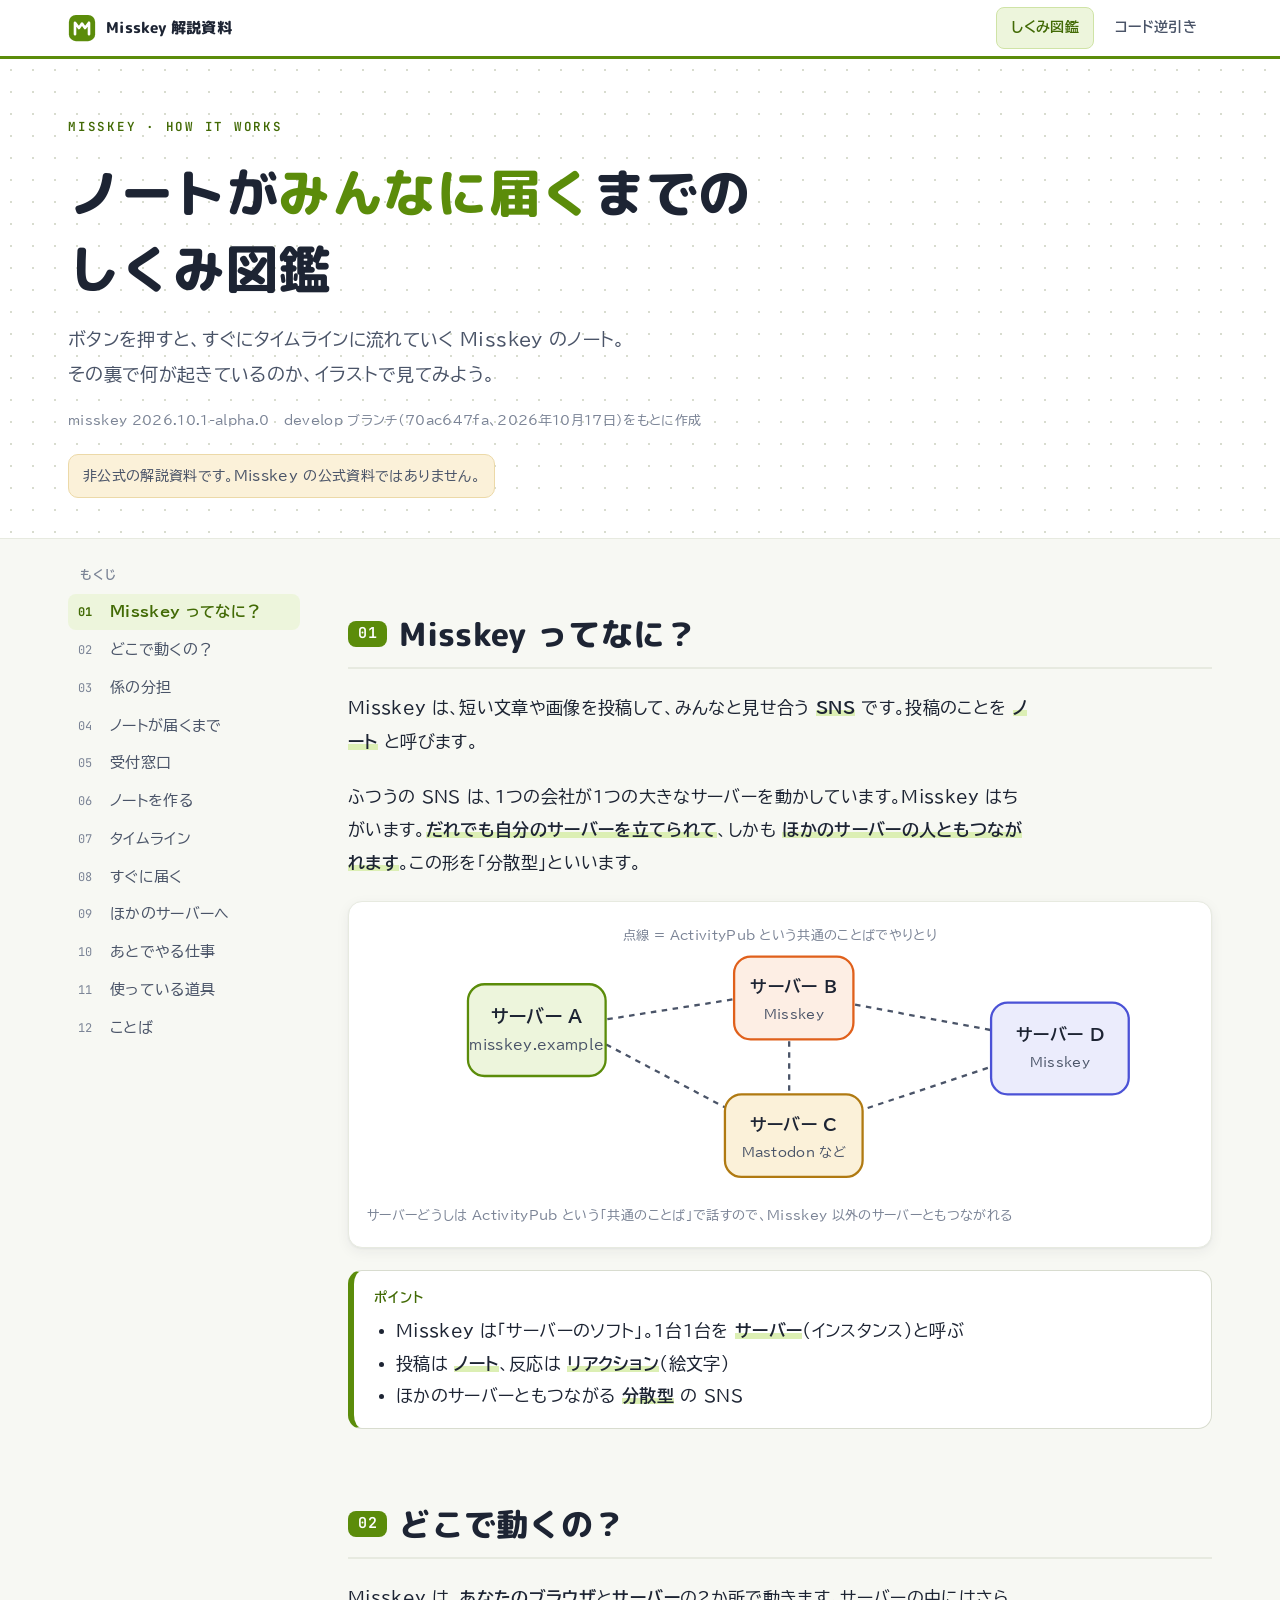
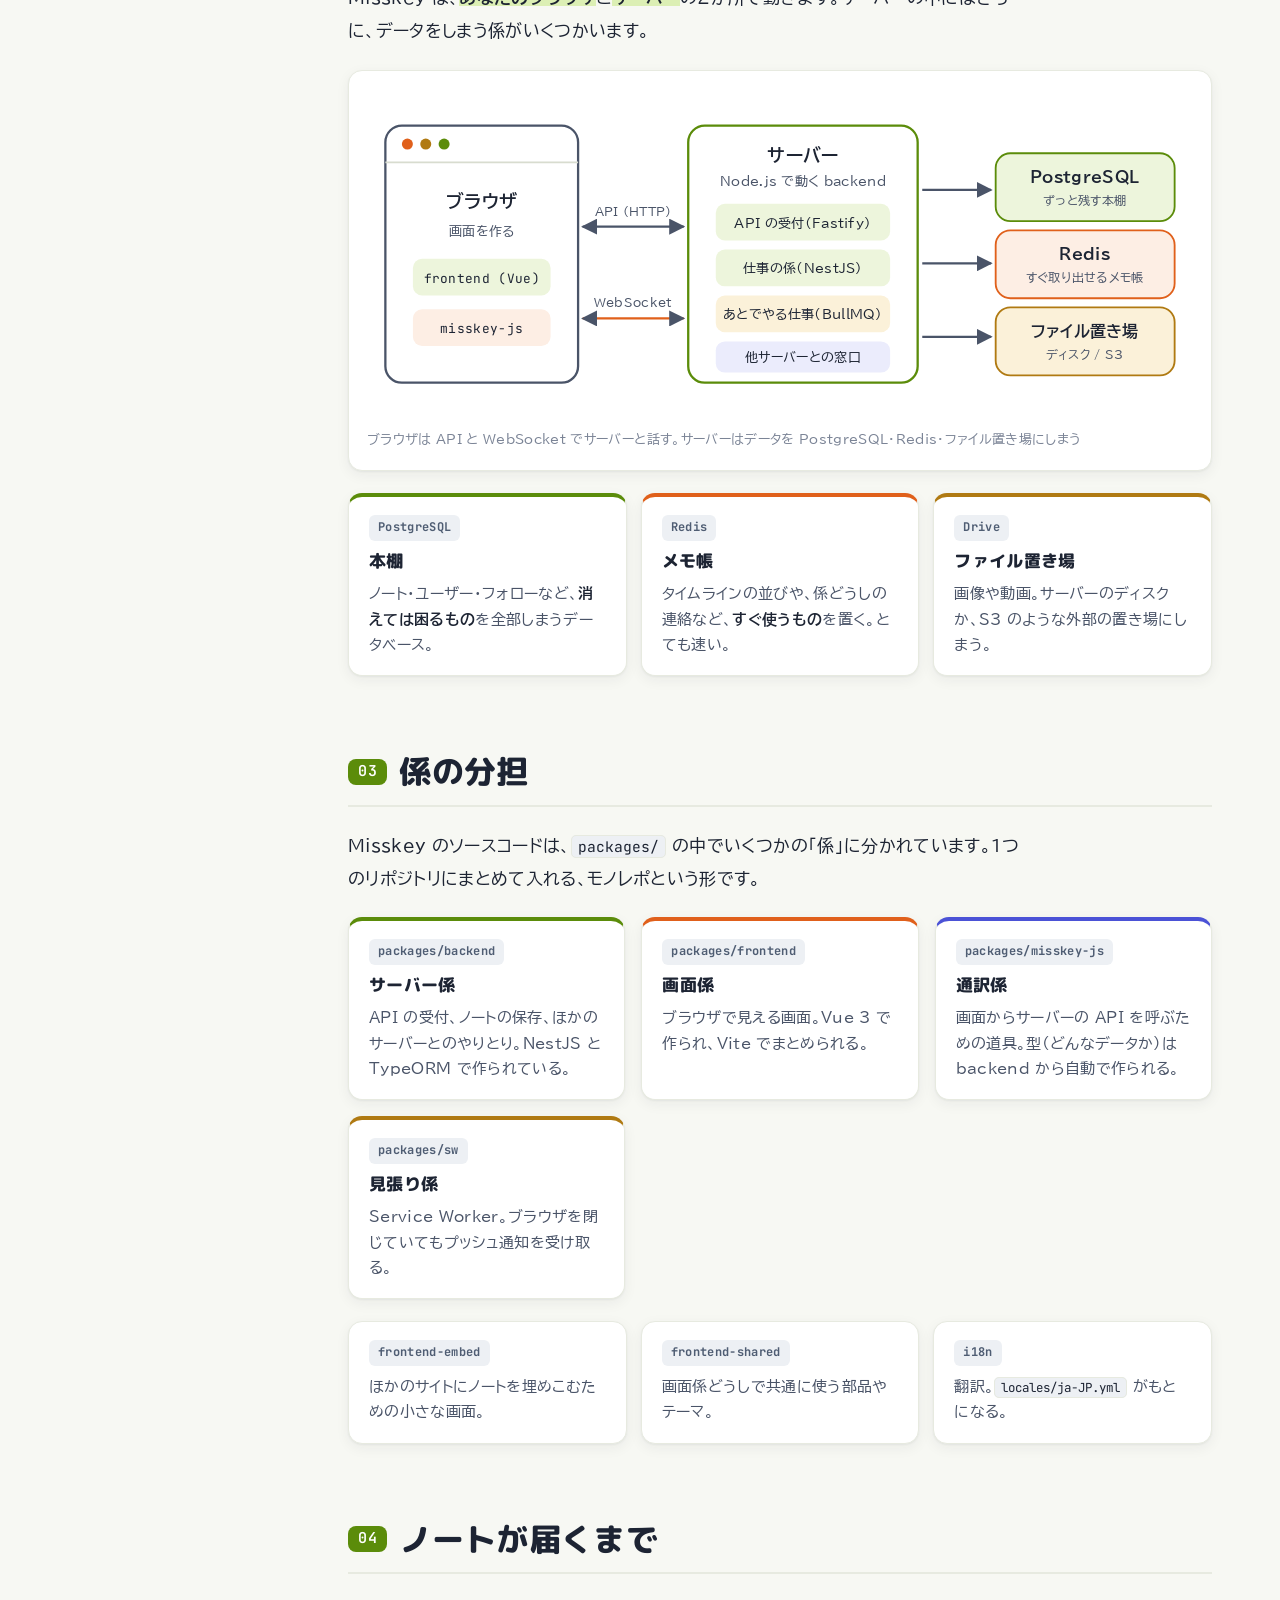
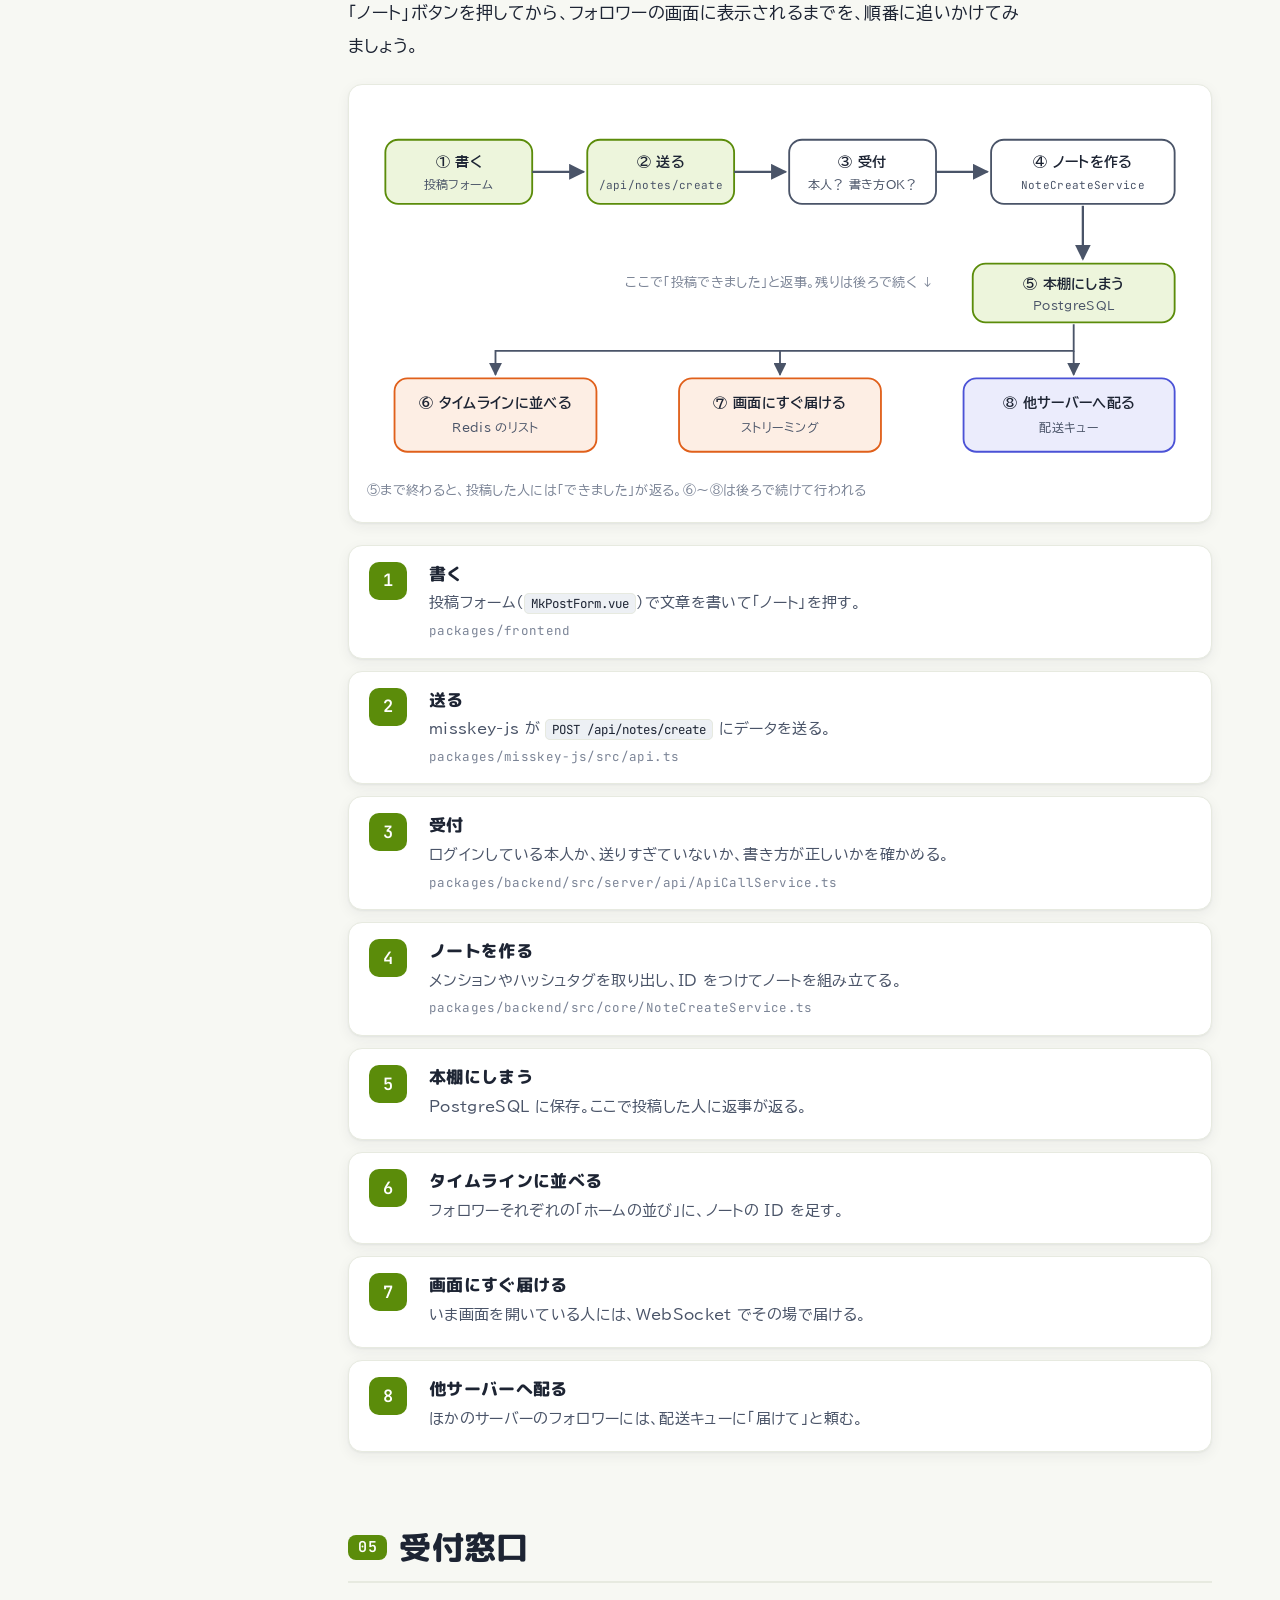
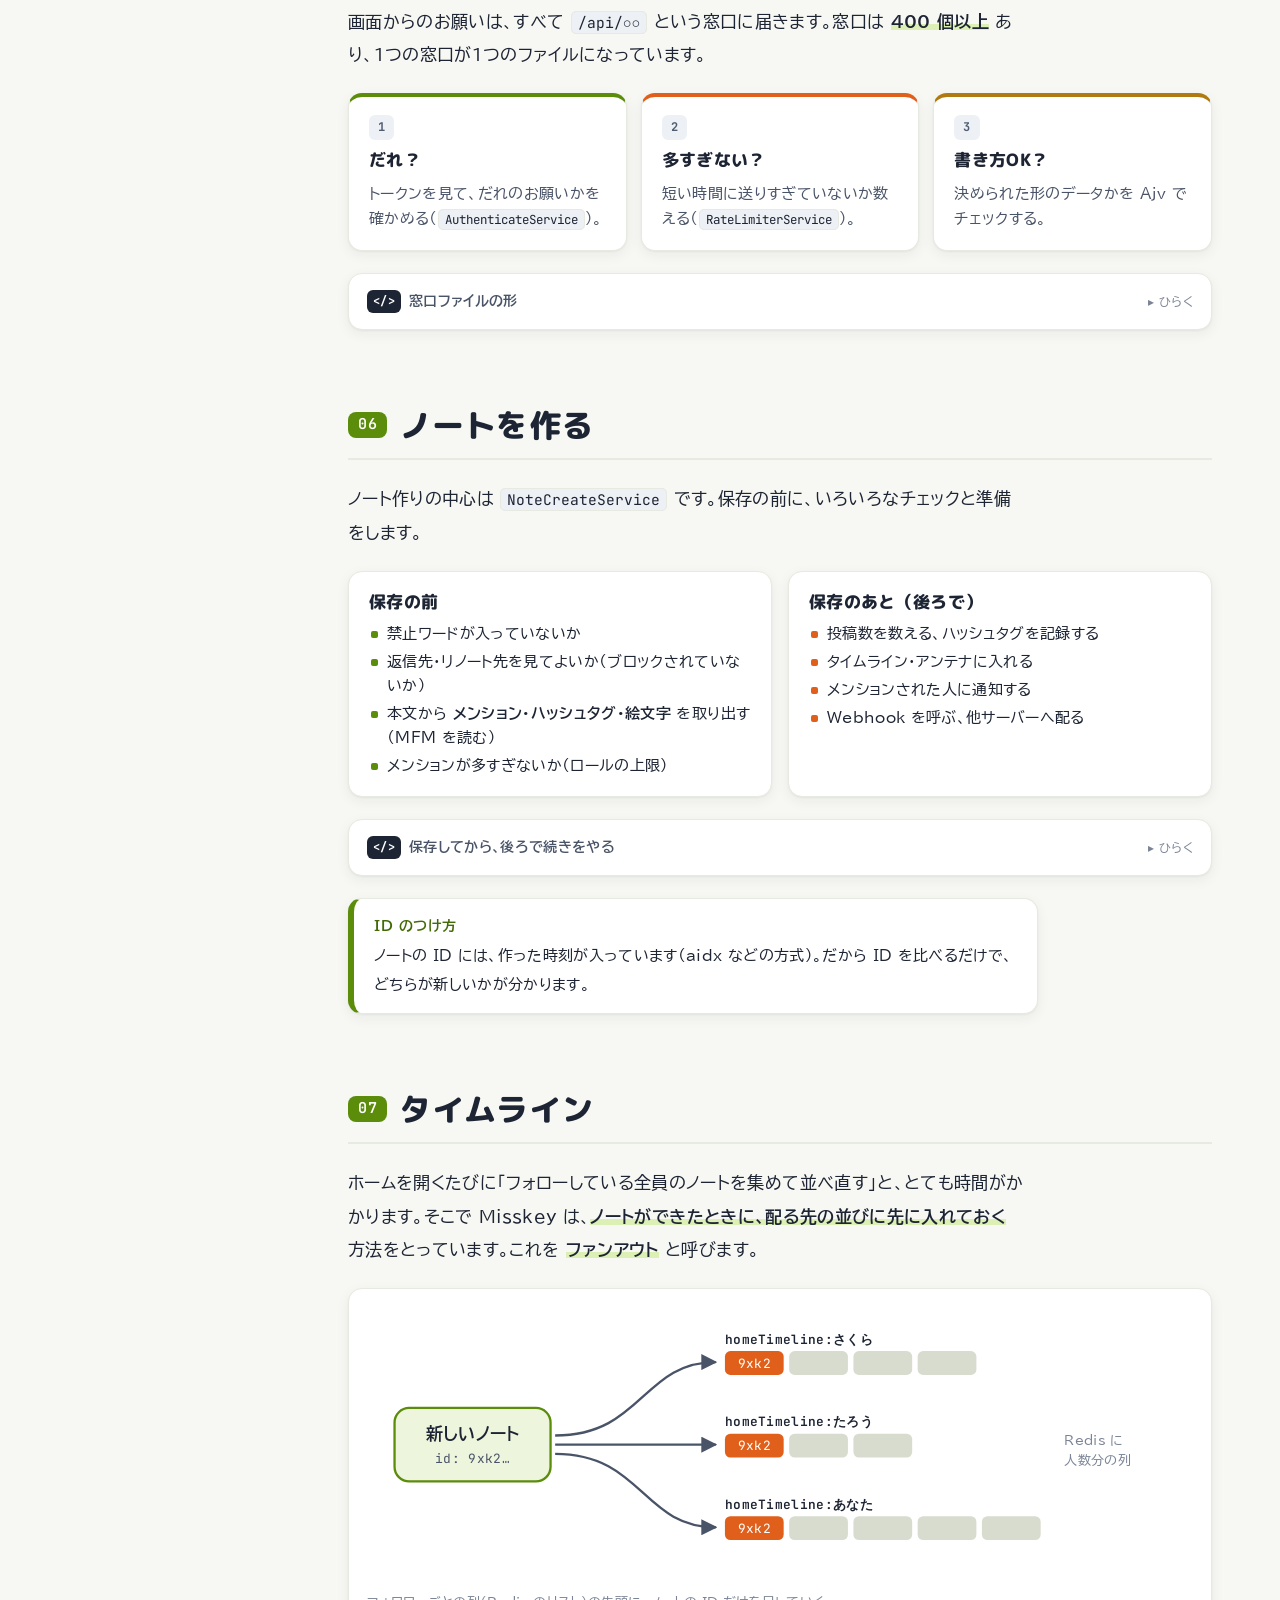
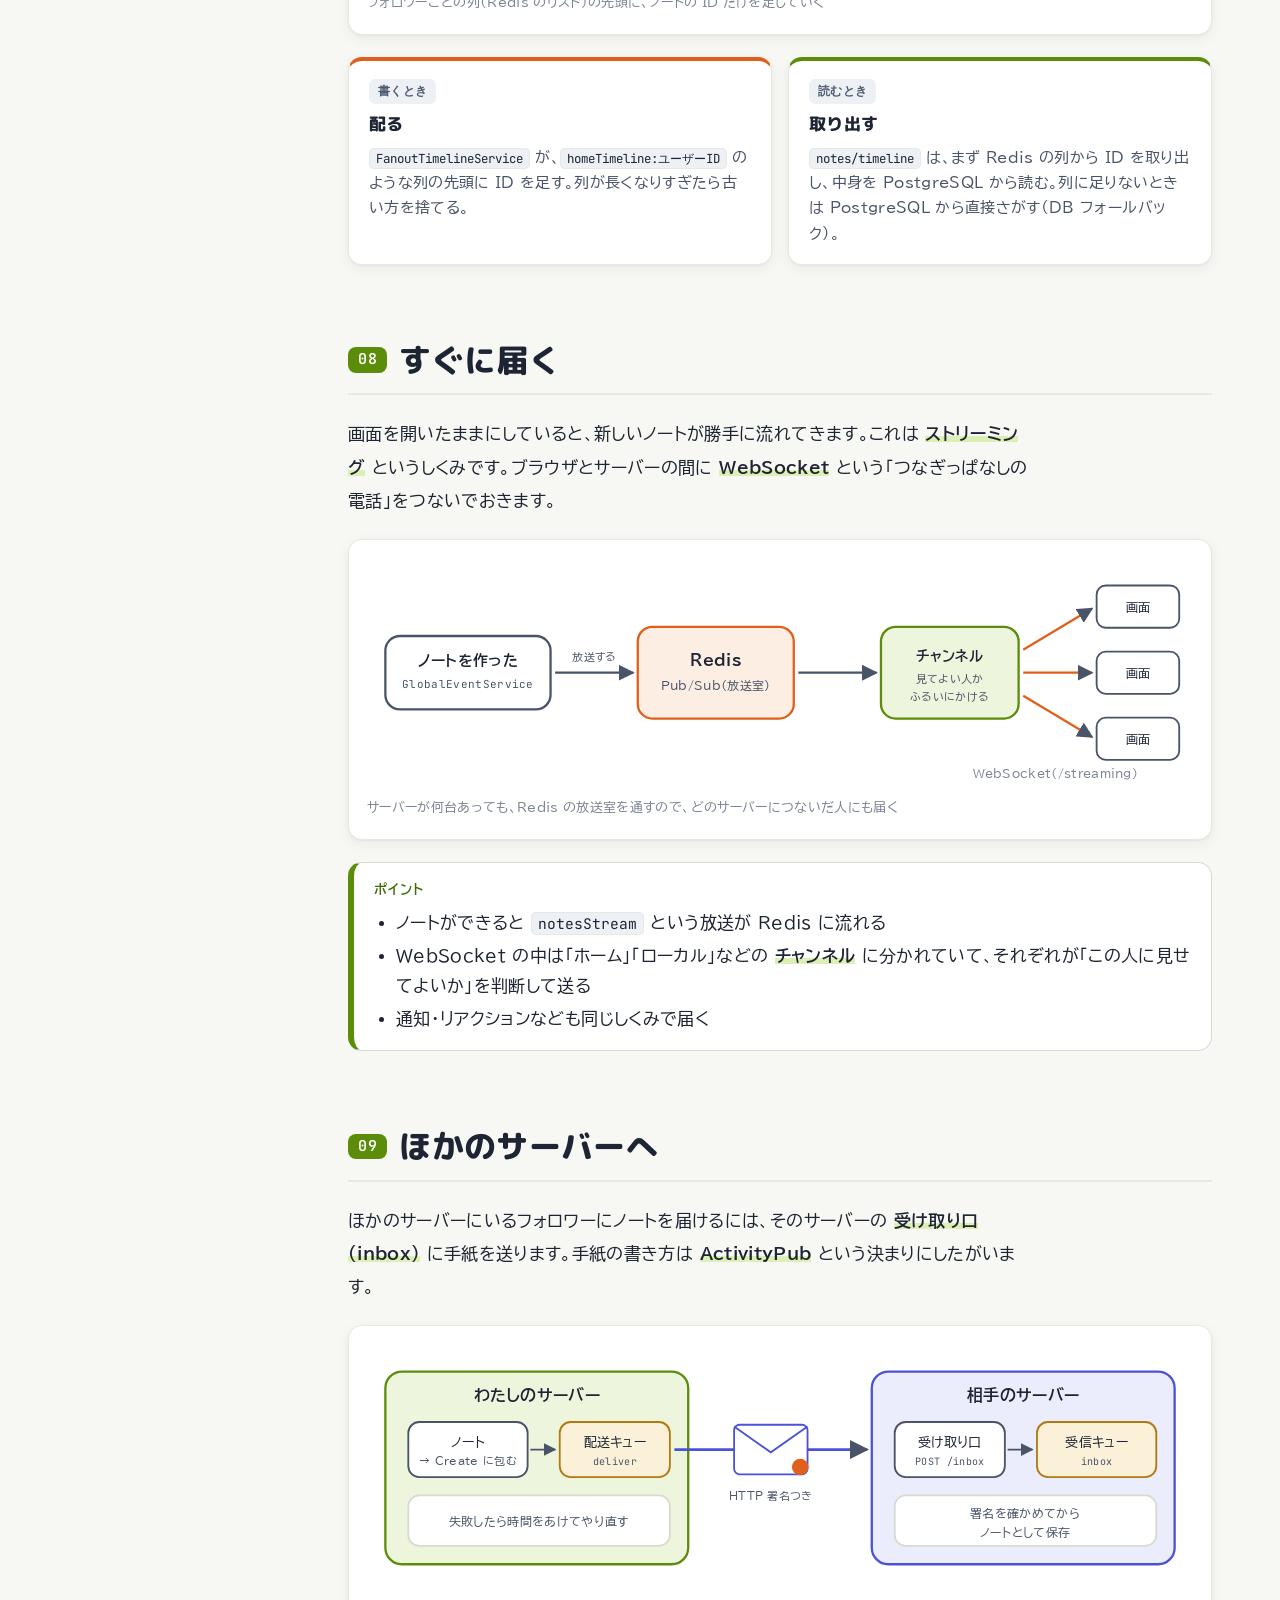
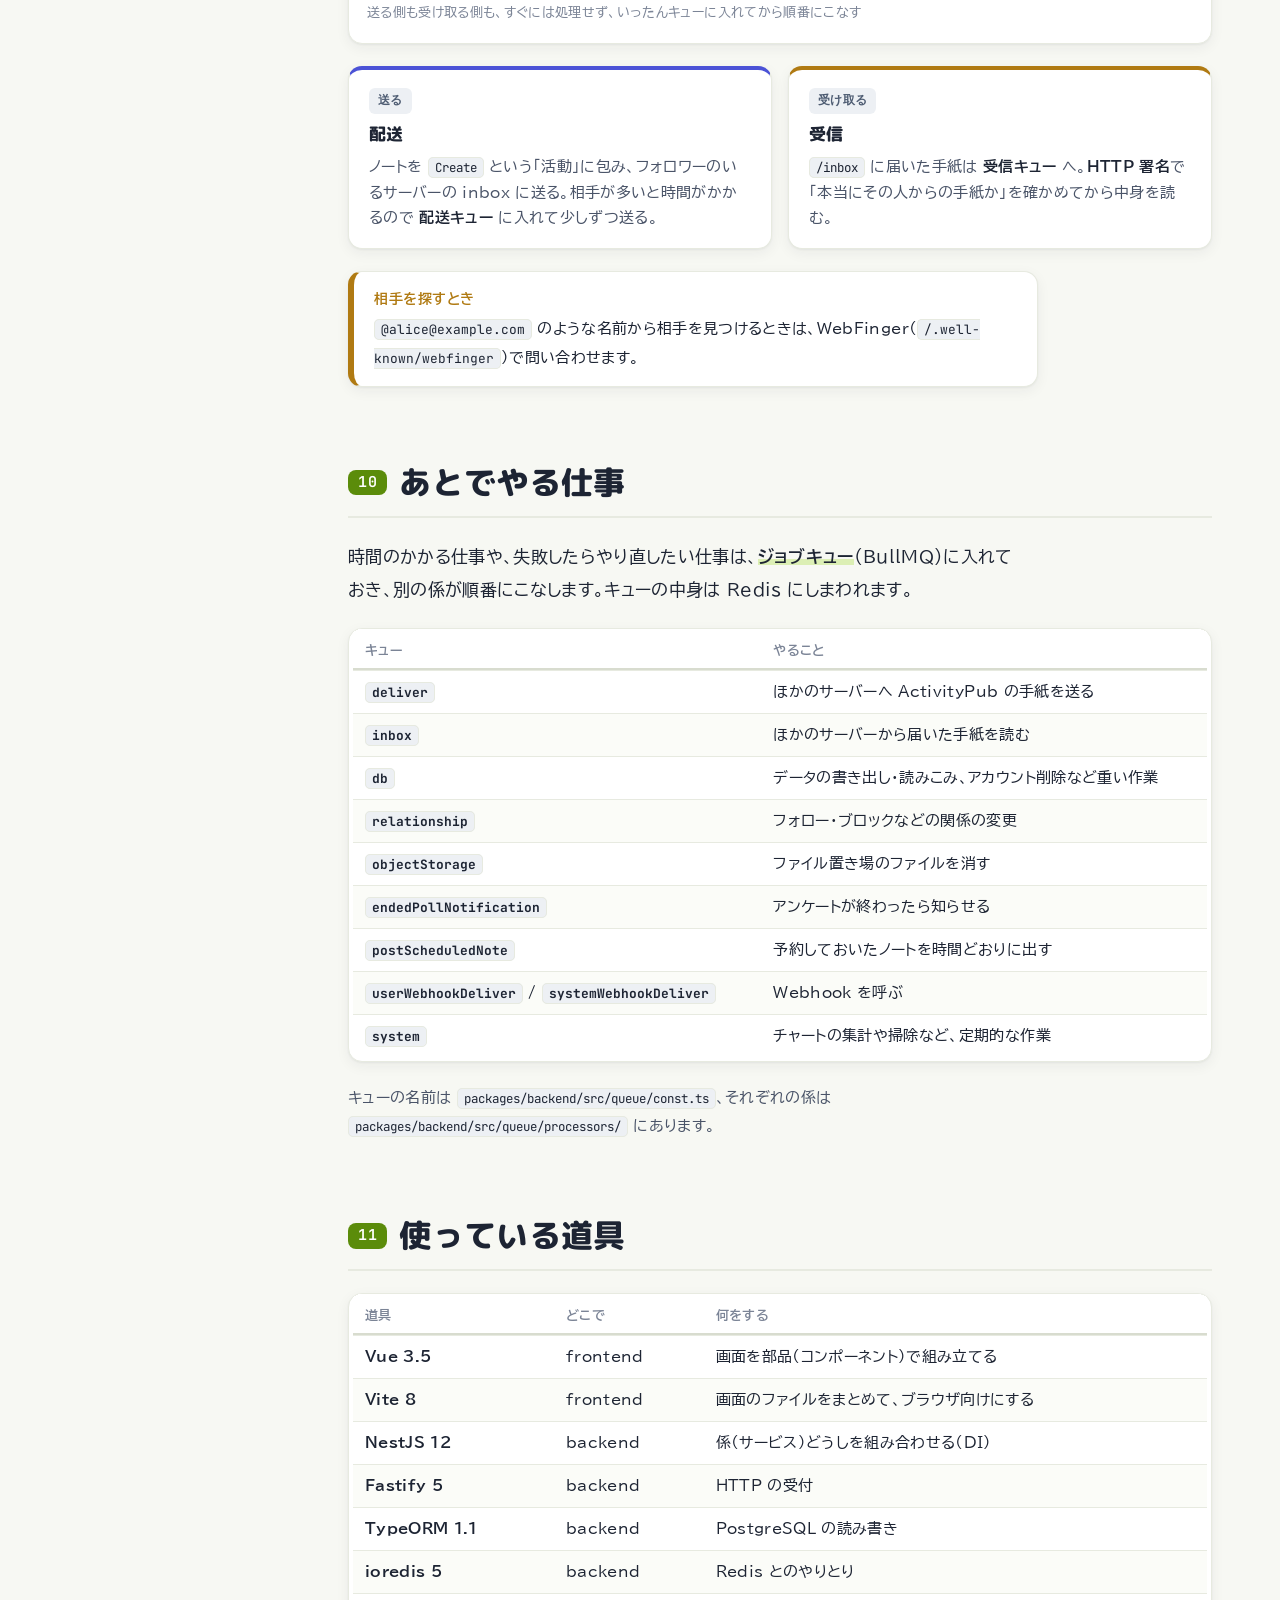
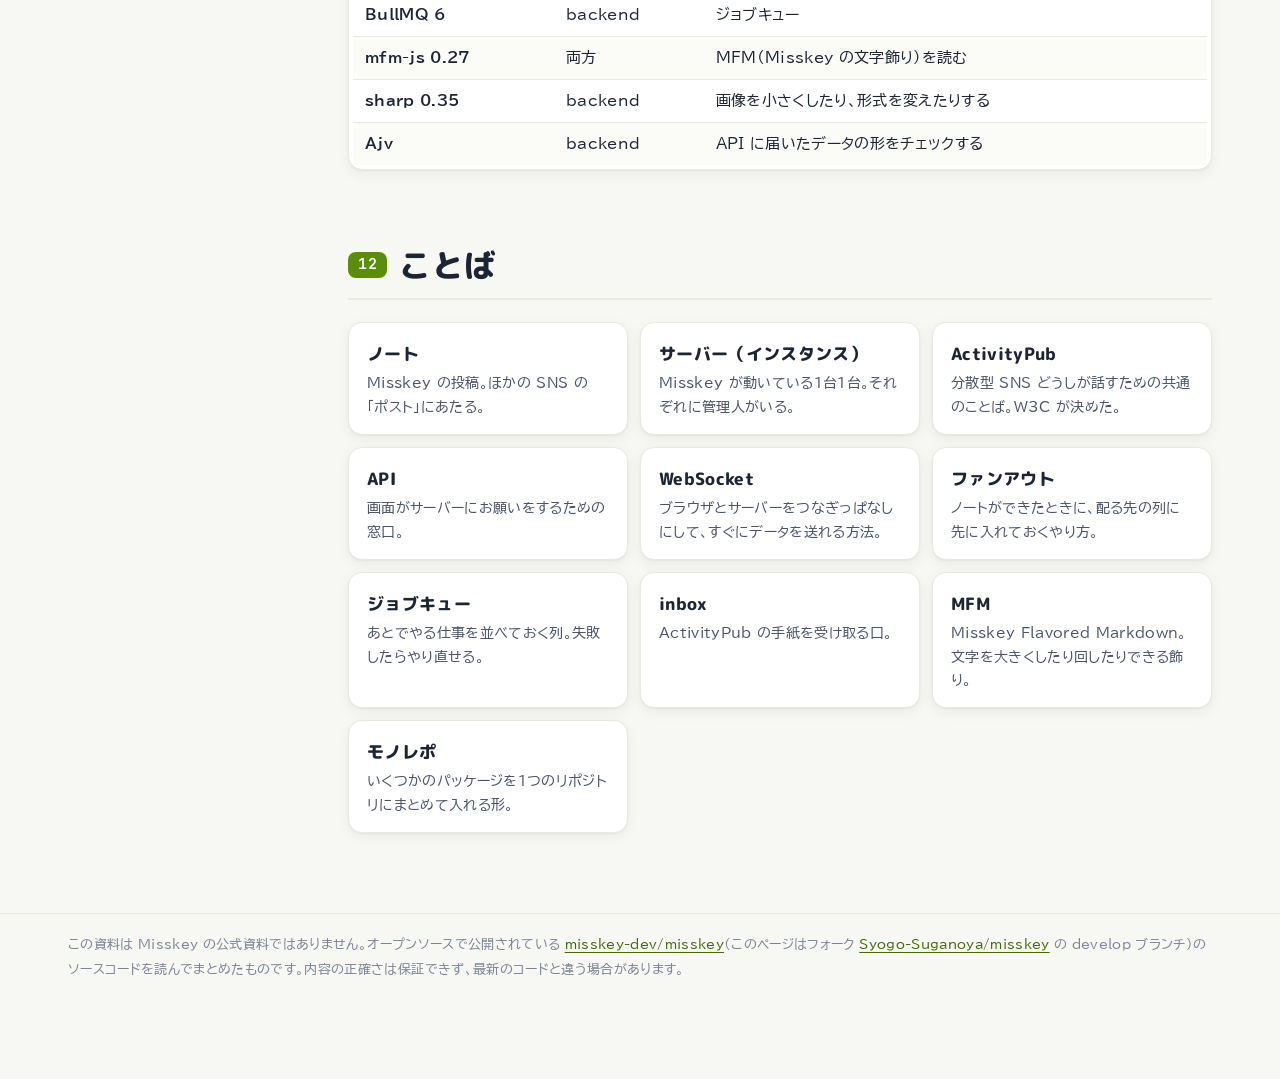
<file: docs/explainer/how-it-works.html>
<!--
SPDX-FileCopyrightText: syuilo and misskey-project
SPDX-License-Identifier: AGPL-3.0-only
-->

<!doctype html>
<html lang="ja">
<head>
<meta charset="utf-8">
<meta name="viewport" content="width=device-width, initial-scale=1">
<title>Misskey しくみ図鑑</title>
<meta name="description" content="ノートがみんなに届くまでの Misskey のしくみを、中学生向けにイラストで説明した非公式の解説資料。">
<link rel="preconnect" href="https://fonts.googleapis.com"><link rel="preconnect" href="https://fonts.gstatic.com" crossorigin><link rel="stylesheet" href="https://fonts.googleapis.com/css2?family=BIZ+UDPGothic:wght@400;700&family=M+PLUS+Rounded+1c:wght@700;800&family=JetBrains+Mono:wght@400;600&display=swap">
<link rel="stylesheet" href="explainer.css">
</head>
<body>
<header class="topbar"><div class="wrap">
<a class="brand" href="how-it-works.html"><svg viewBox="0 0 32 32" aria-hidden="true"><rect x="1" y="1" width="30" height="30" rx="8" fill="var(--sea)"/><path d="M8 23V10l4.5 6 3.5-5 3.5 5L24 10v13" fill="none" stroke="#fff" stroke-width="3" stroke-linecap="round" stroke-linejoin="round"/></svg><span>Misskey 解説資料</span></a>
<nav class="pages" aria-label="ページ"><a href="how-it-works.html" aria-current="page">しくみ図鑑</a><a href="code-map.html">コード逆引き</a></nav>
</div></header>

<header class="cover"><div class="wrap">
<p class="kicker">MISSKEY · HOW IT WORKS</p>
<h1>ノートが<em>みんなに届く</em>までの<br>しくみ図鑑</h1>
<p class="lead">ボタンを押すと、すぐにタイムラインに流れていく Misskey のノート。<br>その裏で何が起きているのか、イラストで見てみよう。</p>
<p class="basis"><span>misskey 2026.10.1-alpha.0</span><span>develop ブランチ（70ac647fa、2026年10月17日）をもとに作成</span></p>
<p class="disclaimer">非公式の解説資料です。Misskey の公式資料ではありません。</p>
<nav class="toc" aria-label="目次"><ol><li><a href="#what"><span class="no">01</span>Misskey ってなに？</a></li><li><a href="#map"><span class="no">02</span>どこで動くの？</a></li><li><a href="#roles"><span class="no">03</span>係の分担</a></li><li><a href="#flow"><span class="no">04</span>ノートが届くまで</a></li><li><a href="#api"><span class="no">05</span>受付窓口</a></li><li><a href="#create"><span class="no">06</span>ノートを作る</a></li><li><a href="#tl"><span class="no">07</span>タイムライン</a></li><li><a href="#stream"><span class="no">08</span>すぐに届く</a></li><li><a href="#fed"><span class="no">09</span>ほかのサーバーへ</a></li><li><a href="#queue"><span class="no">10</span>あとでやる仕事</a></li><li><a href="#tools"><span class="no">11</span>使っている道具</a></li><li><a href="#words"><span class="no">12</span>ことば</a></li></ol></nav>
</div><svg class="waves" viewBox="0 0 1200 60" preserveAspectRatio="none" aria-hidden="true"><path d="M0 30 Q 75 0 150 30 T 300 30 T 450 30 T 600 30 T 750 30 T 900 30 T 1050 30 T 1200 30 V60 H0Z" fill="currentColor"/></svg></header>

<div class="wrap layout"><aside class="side" aria-label="目次"><p class="sh">もくじ</p><ol><li><a href="#what"><span class="no">01</span><span>Misskey ってなに？</span></a></li><li><a href="#map"><span class="no">02</span><span>どこで動くの？</span></a></li><li><a href="#roles"><span class="no">03</span><span>係の分担</span></a></li><li><a href="#flow"><span class="no">04</span><span>ノートが届くまで</span></a></li><li><a href="#api"><span class="no">05</span><span>受付窓口</span></a></li><li><a href="#create"><span class="no">06</span><span>ノートを作る</span></a></li><li><a href="#tl"><span class="no">07</span><span>タイムライン</span></a></li><li><a href="#stream"><span class="no">08</span><span>すぐに届く</span></a></li><li><a href="#fed"><span class="no">09</span><span>ほかのサーバーへ</span></a></li><li><a href="#queue"><span class="no">10</span><span>あとでやる仕事</span></a></li><li><a href="#tools"><span class="no">11</span><span>使っている道具</span></a></li><li><a href="#words"><span class="no">12</span><span>ことば</span></a></li></ol></aside>
<main class="content">

<section class="chap" id="what"><h2><span class="no">01</span>Misskey ってなに？</h2>
<p>Misskey は、短い文章や画像を投稿して、みんなと見せ合う <b>SNS</b> です。投稿のことを <b>ノート</b> と呼びます。</p>
<p>ふつうの SNS は、1つの会社が1つの大きなサーバーを動かしています。Misskey はちがいます。<b>だれでも自分のサーバーを立てられて</b>、しかも <b>ほかのサーバーの人ともつながれます</b>。この形を「分散型」といいます。</p>
<figure class="figure-box"><svg viewBox="0 0 900 300" role="img" aria-label="たくさんのサーバーが線でつながっている図">
<defs><marker id="ah1" viewBox="0 0 10 10" refX="9" refY="5" markerWidth="7" markerHeight="7" orient="auto-start-reverse"><path d="M0 0L10 5L0 10z" fill="var(--ink-soft)"/></marker></defs>
<g stroke="var(--ink-soft)" stroke-width="2.5" stroke-dasharray="6 6" fill="none">
<path d="M250 110 L 440 80"/><path d="M250 130 L 420 220"/><path d="M520 90 L 680 120"/><path d="M500 220 L 680 160"/><path d="M460 120 L 460 190"/>
</g>
<g>
<rect x="110" y="70" width="150" height="100" rx="18" fill="var(--sea-wash)" stroke="var(--sea)" stroke-width="2.5"/>
<text x="185" y="112" text-anchor="middle" font-weight="700" font-size="20">サーバー A</text><text x="185" y="142" text-anchor="middle" class="soft" font-size="15">misskey.example</text>
<rect x="400" y="40" width="130" height="90" rx="18" fill="var(--coral-wash)" stroke="var(--coral)" stroke-width="2.5"/>
<text x="465" y="80" text-anchor="middle" font-weight="700" font-size="19">サーバー B</text><text x="465" y="108" text-anchor="middle" class="soft" font-size="14">Misskey</text>
<rect x="390" y="190" width="150" height="90" rx="18" fill="var(--gold-wash)" stroke="var(--gold)" stroke-width="2.5"/>
<text x="465" y="230" text-anchor="middle" font-weight="700" font-size="19">サーバー C</text><text x="465" y="258" text-anchor="middle" class="soft" font-size="14">Mastodon など</text>
<rect x="680" y="90" width="150" height="100" rx="18" fill="var(--violet-wash)" stroke="var(--violet)" stroke-width="2.5"/>
<text x="755" y="132" text-anchor="middle" font-weight="700" font-size="19">サーバー D</text><text x="755" y="160" text-anchor="middle" class="soft" font-size="14">Misskey</text>
</g>
<text x="450" y="22" text-anchor="middle" class="mutedt" font-size="14">点線 = ActivityPub という共通のことばでやりとり</text>
</svg><figcaption>サーバーどうしは ActivityPub という「共通のことば」で話すので、Misskey 以外のサーバーともつながれる</figcaption></figure>
<div class="point"><span>ポイント</span><ul><li>Misskey は「サーバーのソフト」。1台1台を <b>サーバー</b>（インスタンス）と呼ぶ</li><li>投稿は <b>ノート</b>、反応は <b>リアクション</b>（絵文字）</li><li>ほかのサーバーともつながる <b>分散型</b> の SNS</li></ul></div>
</section>

<section class="chap" id="map"><h2><span class="no">02</span>どこで動くの？</h2>
<p>Misskey は、<b>あなたのブラウザ</b>と<b>サーバー</b>の2か所で動きます。サーバーの中にはさらに、データをしまう係がいくつかいます。</p>
<figure class="figure-box"><svg viewBox="0 0 900 360" role="img" aria-label="ブラウザ、サーバー、データベースなどの位置関係">
<defs><marker id="ah2" viewBox="0 0 10 10" refX="9" refY="5" markerWidth="7" markerHeight="7" orient="auto-start-reverse"><path d="M0 0L10 5L0 10z" fill="var(--ink-soft)"/></marker></defs>
<rect x="20" y="40" width="210" height="280" rx="18" fill="var(--surface)" stroke="var(--ink-soft)" stroke-width="2.5"/>
<path d="M20 80 H 230" stroke="var(--line)" stroke-width="2"/><circle cx="44" cy="60" r="6" fill="var(--coral)"/><circle cx="64" cy="60" r="6" fill="var(--gold)"/><circle cx="84" cy="60" r="6" fill="var(--sea)"/>
<text x="125" y="130" text-anchor="middle" font-weight="700" font-size="20">ブラウザ</text>
<text x="125" y="160" text-anchor="middle" class="soft" font-size="14">画面を作る</text>
<rect x="50" y="185" width="150" height="40" rx="10" fill="var(--sea-wash)"/><text x="125" y="211" text-anchor="middle" class="m" font-size="14">frontend (Vue)</text>
<rect x="50" y="240" width="150" height="40" rx="10" fill="var(--coral-wash)"/><text x="125" y="266" text-anchor="middle" class="m" font-size="14">misskey-js</text>
<path d="M235 150 H 345" stroke="var(--ink-soft)" stroke-width="2.5" marker-end="url(#ah2)" marker-start="url(#ah2)"/>
<text x="290" y="138" text-anchor="middle" font-size="13" class="soft">API (HTTP)</text>
<path d="M235 250 H 345" stroke="var(--coral)" stroke-width="2.5" marker-end="url(#ah2)" marker-start="url(#ah2)"/>
<text x="290" y="238" text-anchor="middle" font-size="13" class="soft">WebSocket</text>
<rect x="350" y="40" width="250" height="280" rx="18" fill="var(--surface)" stroke="var(--sea)" stroke-width="2.5"/>
<text x="475" y="80" text-anchor="middle" font-weight="700" font-size="20">サーバー</text>
<text x="475" y="106" text-anchor="middle" class="soft" font-size="14">Node.js で動く backend</text>
<rect x="380" y="125" width="190" height="40" rx="10" fill="var(--sea-wash)"/><text x="475" y="151" text-anchor="middle" font-size="14">API の受付（Fastify）</text>
<rect x="380" y="175" width="190" height="40" rx="10" fill="var(--sea-wash)"/><text x="475" y="201" text-anchor="middle" font-size="14">仕事の係（NestJS）</text>
<rect x="380" y="225" width="190" height="40" rx="10" fill="var(--gold-wash)"/><text x="475" y="251" text-anchor="middle" font-size="14">あとでやる仕事（BullMQ）</text>
<rect x="380" y="275" width="190" height="34" rx="10" fill="var(--violet-wash)"/><text x="475" y="298" text-anchor="middle" font-size="14">他サーバーとの窓口</text>
<path d="M605 110 H 680" stroke="var(--ink-soft)" stroke-width="2.5" marker-end="url(#ah2)"/>
<path d="M605 190 H 680" stroke="var(--ink-soft)" stroke-width="2.5" marker-end="url(#ah2)"/>
<path d="M605 270 H 680" stroke="var(--ink-soft)" stroke-width="2.5" marker-end="url(#ah2)"/>
<rect x="685" y="70" width="195" height="74" rx="16" fill="var(--sea-wash)" stroke="var(--sea)" stroke-width="2"/>
<text x="782" y="102" text-anchor="middle" font-weight="700" font-size="17">PostgreSQL</text><text x="782" y="126" text-anchor="middle" class="soft" font-size="13">ずっと残す本棚</text>
<rect x="685" y="154" width="195" height="74" rx="16" fill="var(--coral-wash)" stroke="var(--coral)" stroke-width="2"/>
<text x="782" y="186" text-anchor="middle" font-weight="700" font-size="17">Redis</text><text x="782" y="210" text-anchor="middle" class="soft" font-size="13">すぐ取り出せるメモ帳</text>
<rect x="685" y="238" width="195" height="74" rx="16" fill="var(--gold-wash)" stroke="var(--gold)" stroke-width="2"/>
<text x="782" y="270" text-anchor="middle" font-weight="700" font-size="17">ファイル置き場</text><text x="782" y="294" text-anchor="middle" class="soft" font-size="13">ディスク / S3</text>
</svg><figcaption>ブラウザは API と WebSocket でサーバーと話す。サーバーはデータを PostgreSQL・Redis・ファイル置き場にしまう</figcaption></figure>
<div class="grid3">
<div class="card accent-sea"><span class="tag">PostgreSQL</span><h3>本棚</h3><p>ノート・ユーザー・フォローなど、<b>消えては困るもの</b>を全部しまうデータベース。</p></div>
<div class="card accent"><span class="tag">Redis</span><h3>メモ帳</h3><p>タイムラインの並びや、係どうしの連絡など、<b>すぐ使うもの</b>を置く。とても速い。</p></div>
<div class="card accent-gold"><span class="tag">Drive</span><h3>ファイル置き場</h3><p>画像や動画。サーバーのディスクか、S3 のような外部の置き場にしまう。</p></div>
</div>
</section>

<section class="chap" id="roles"><h2><span class="no">03</span>係の分担</h2>
<p>Misskey のソースコードは、<code>packages/</code> の中でいくつかの「係」に分かれています。1つのリポジトリにまとめて入れる、モノレポという形です。</p>
<div class="grid2">
<div class="card accent-sea"><span class="tag">packages/backend</span><h3>サーバー係</h3><p>API の受付、ノートの保存、ほかのサーバーとのやりとり。NestJS と TypeORM で作られている。</p></div>
<div class="card accent"><span class="tag">packages/frontend</span><h3>画面係</h3><p>ブラウザで見える画面。Vue 3 で作られ、Vite でまとめられる。</p></div>
<div class="card accent-violet"><span class="tag">packages/misskey-js</span><h3>通訳係</h3><p>画面からサーバーの API を呼ぶための道具。型（どんなデータか）は backend から自動で作られる。</p></div>
<div class="card accent-gold"><span class="tag">packages/sw</span><h3>見張り係</h3><p>Service Worker。ブラウザを閉じていてもプッシュ通知を受け取る。</p></div>
</div>
<div class="grid3">
<div class="card"><span class="tag">frontend-embed</span><p>ほかのサイトにノートを埋めこむための小さな画面。</p></div>
<div class="card"><span class="tag">frontend-shared</span><p>画面係どうしで共通に使う部品やテーマ。</p></div>
<div class="card"><span class="tag">i18n</span><p>翻訳。<code>locales/ja-JP.yml</code> がもとになる。</p></div>
</div>
</section>

<section class="chap" id="flow"><h2><span class="no">04</span>ノートが届くまで</h2>
<p>「ノート」ボタンを押してから、フォロワーの画面に表示されるまでを、順番に追いかけてみましょう。</p>
<figure class="figure-box"><svg viewBox="0 0 900 400" role="img" aria-label="ノートが届くまでの流れ">
<defs><marker id="ah3" viewBox="0 0 10 10" refX="9" refY="5" markerWidth="7" markerHeight="7" orient="auto-start-reverse"><path d="M0 0L10 5L0 10z" fill="var(--ink-soft)"/></marker></defs>
<g font-size="15">
<rect x="20" y="40" width="160" height="70" rx="14" fill="var(--sea-wash)" stroke="var(--sea)" stroke-width="2"/><text x="100" y="70" text-anchor="middle" font-weight="700">① 書く</text><text x="100" y="94" text-anchor="middle" class="soft" font-size="13">投稿フォーム</text>
<rect x="240" y="40" width="160" height="70" rx="14" fill="var(--sea-wash)" stroke="var(--sea)" stroke-width="2"/><text x="320" y="70" text-anchor="middle" font-weight="700">② 送る</text><text x="320" y="94" text-anchor="middle" class="soft m" font-size="12">/api/notes/create</text>
<rect x="460" y="40" width="160" height="70" rx="14" fill="var(--surface)" stroke="var(--ink-soft)" stroke-width="2"/><text x="540" y="70" text-anchor="middle" font-weight="700">③ 受付</text><text x="540" y="94" text-anchor="middle" class="soft" font-size="13">本人？ 書き方OK？</text>
<rect x="680" y="40" width="200" height="70" rx="14" fill="var(--surface)" stroke="var(--ink-soft)" stroke-width="2"/><text x="780" y="70" text-anchor="middle" font-weight="700">④ ノートを作る</text><text x="780" y="94" text-anchor="middle" class="soft m" font-size="12">NoteCreateService</text>
<path d="M180 75 H 236" stroke="var(--ink-soft)" stroke-width="2.5" marker-end="url(#ah3)"/>
<path d="M400 75 H 456" stroke="var(--ink-soft)" stroke-width="2.5" marker-end="url(#ah3)"/>
<path d="M620 75 H 676" stroke="var(--ink-soft)" stroke-width="2.5" marker-end="url(#ah3)"/>
<path d="M780 112 V 170" stroke="var(--ink-soft)" stroke-width="2.5" marker-end="url(#ah3)"/>
<rect x="660" y="175" width="220" height="64" rx="14" fill="var(--sea-wash)" stroke="var(--sea)" stroke-width="2"/><text x="770" y="203" text-anchor="middle" font-weight="700">⑤ 本棚にしまう</text><text x="770" y="226" text-anchor="middle" class="soft" font-size="13">PostgreSQL</text>
<text x="450" y="200" text-anchor="middle" class="mutedt" font-size="14">ここで「投稿できました」と返事。残りは後ろで続く ↓</text>
<path d="M770 241 V 270 H 140 V 296" stroke="var(--ink-soft)" stroke-width="2" fill="none" marker-end="url(#ah3)"/>
<path d="M450 270 V 296" stroke="var(--ink-soft)" stroke-width="2" marker-end="url(#ah3)"/>
<path d="M770 270 V 296" stroke="var(--ink-soft)" stroke-width="2" marker-end="url(#ah3)"/>
<rect x="30" y="300" width="220" height="80" rx="14" fill="var(--coral-wash)" stroke="var(--coral)" stroke-width="2"/><text x="140" y="332" text-anchor="middle" font-weight="700">⑥ タイムラインに並べる</text><text x="140" y="358" text-anchor="middle" class="soft" font-size="13">Redis のリスト</text>
<rect x="340" y="300" width="220" height="80" rx="14" fill="var(--coral-wash)" stroke="var(--coral)" stroke-width="2"/><text x="450" y="332" text-anchor="middle" font-weight="700">⑦ 画面にすぐ届ける</text><text x="450" y="358" text-anchor="middle" class="soft" font-size="13">ストリーミング</text>
<rect x="650" y="300" width="230" height="80" rx="14" fill="var(--violet-wash)" stroke="var(--violet)" stroke-width="2"/><text x="765" y="332" text-anchor="middle" font-weight="700">⑧ 他サーバーへ配る</text><text x="765" y="358" text-anchor="middle" class="soft" font-size="13">配送キュー</text>
</g></svg><figcaption>⑤まで終わると、投稿した人には「できました」が返る。⑥〜⑧は後ろで続けて行われる</figcaption></figure>
<ol class="steps">
<li><h3>書く</h3><p>投稿フォーム（<code>MkPostForm.vue</code>）で文章を書いて「ノート」を押す。</p><p class="where">packages/frontend</p></li>
<li><h3>送る</h3><p>misskey-js が <code>POST /api/notes/create</code> にデータを送る。</p><p class="where">packages/misskey-js/src/api.ts</p></li>
<li><h3>受付</h3><p>ログインしている本人か、送りすぎていないか、書き方が正しいかを確かめる。</p><p class="where">packages/backend/src/server/api/ApiCallService.ts</p></li>
<li><h3>ノートを作る</h3><p>メンションやハッシュタグを取り出し、ID をつけてノートを組み立てる。</p><p class="where">packages/backend/src/core/NoteCreateService.ts</p></li>
<li><h3>本棚にしまう</h3><p>PostgreSQL に保存。ここで投稿した人に返事が返る。</p></li>
<li><h3>タイムラインに並べる</h3><p>フォロワーそれぞれの「ホームの並び」に、ノートの ID を足す。</p></li>
<li><h3>画面にすぐ届ける</h3><p>いま画面を開いている人には、WebSocket でその場で届ける。</p></li>
<li><h3>他サーバーへ配る</h3><p>ほかのサーバーのフォロワーには、配送キューに「届けて」と頼む。</p></li>
</ol>
</section>

<section class="chap" id="api"><h2><span class="no">05</span>受付窓口</h2>
<p>画面からのお願いは、すべて <code>/api/○○</code> という窓口に届きます。窓口は <b>400 個以上</b> あり、1つの窓口が1つのファイルになっています。</p>
<div class="grid3">
<div class="card accent-sea"><span class="tag">1</span><h3>だれ？</h3><p>トークンを見て、だれのお願いかを確かめる（<code>AuthenticateService</code>）。</p></div>
<div class="card accent"><span class="tag">2</span><h3>多すぎない？</h3><p>短い時間に送りすぎていないか数える（<code>RateLimiterService</code>）。</p></div>
<div class="card accent-gold"><span class="tag">3</span><h3>書き方OK？</h3><p>決められた形のデータかを Ajv でチェックする。</p></div>
</div>
<details class="code-ex"><summary class="lbl">窓口ファイルの形</summary><pre class="src"><span class="k">export const</span> meta = {
  requireCredential: <span class="k">true</span>,       <span class="c">// ログインが必要</span>
  limit: { duration: <span class="n">3600000</span>, max: <span class="n">300</span> }, <span class="c">// 1時間に300回まで</span>
};

<span class="k">export const</span> paramDef = {       <span class="c">// 受け取るデータの形</span>
  type: <span class="s">'object'</span>,
  properties: { text: { type: <span class="s">'string'</span>, nullable: <span class="k">true</span> } },
};

<span class="c">// 中身の処理は「係」に頼むだけ</span>
<span class="k">super</span>(meta, paramDef, <span class="k">async</span> (ps, me) =&gt; {
  <span class="k">return await this</span>.noteCreateService.create(me, ps);
});</pre><p><code>endpoints/notes/create.ts</code> を短くしたものです。<code>meta</code> に決まりごと、<code>paramDef</code> にデータの形を書き、処理は係（サービス）に任せます。<code>paramDef</code> からは misskey-js の型も自動で作られます。</p></details>
</section>

<section class="chap" id="create"><h2><span class="no">06</span>ノートを作る</h2>
<p>ノート作りの中心は <code>NoteCreateService</code> です。保存の前に、いろいろなチェックと準備をします。</p>
<div class="grid2">
<div class="card sea"><h3>保存の前</h3><ul><li>禁止ワードが入っていないか</li><li>返信先・リノート先を見てよいか（ブロックされていないか）</li><li>本文から <b>メンション・ハッシュタグ・絵文字</b> を取り出す（MFM を読む）</li><li>メンションが多すぎないか（ロールの上限）</li></ul></div>
<div class="card"><h3>保存のあと（後ろで）</h3><ul><li>投稿数を数える、ハッシュタグを記録する</li><li>タイムライン・アンテナに入れる</li><li>メンションされた人に通知する</li><li>Webhook を呼ぶ、他サーバーへ配る</li></ul></div>
</div>
<details class="code-ex"><summary class="lbl">保存してから、後ろで続きをやる</summary><pre class="src"><span class="k">const</span> note = <span class="k">await this</span>.insertNote(user, data, tags, emojis, mentionedUsers);

<span class="c">// 返事を先に返して、続きはあとで</span>
setImmediate(<span class="s">'post created'</span>).then(
  () =&gt; <span class="k">this</span>.postNoteCreated(note, user, data, ...),
);

<span class="k">return</span> note;</pre><p><code>insertNote</code> で保存したら、すぐ <code>return</code> します。タイムラインや配送などの重い仕事は <code>postNoteCreated</code> にまとめて後回しにするので、投稿した人を待たせません。</p></details>
<div class="note sea"><strong>ID のつけ方</strong>ノートの ID には、作った時刻が入っています（aidx などの方式）。だから ID を比べるだけで、どちらが新しいかが分かります。</div>
</section>

<section class="chap" id="tl"><h2><span class="no">07</span>タイムライン</h2>
<p>ホームを開くたびに「フォローしている全員のノートを集めて並べ直す」と、とても時間がかかります。そこで Misskey は、<b>ノートができたときに、配る先の並びに先に入れておく</b> 方法をとっています。これを <b>ファンアウト</b> と呼びます。</p>
<figure class="figure-box"><svg viewBox="0 0 900 300" role="img" aria-label="ノートIDがフォロワーごとのリストに入る図">
<defs><marker id="ah4" viewBox="0 0 10 10" refX="9" refY="5" markerWidth="7" markerHeight="7" orient="auto-start-reverse"><path d="M0 0L10 5L0 10z" fill="var(--ink-soft)"/></marker></defs>
<rect x="30" y="110" width="170" height="80" rx="16" fill="var(--sea-wash)" stroke="var(--sea)" stroke-width="2.5"/>
<text x="115" y="145" text-anchor="middle" font-weight="700" font-size="18">新しいノート</text><text x="115" y="170" text-anchor="middle" class="m soft" font-size="14">id: 9xk2…</text>
<path d="M205 140 C 300 140 300 60 380 60" stroke="var(--ink-soft)" stroke-width="2.5" fill="none" marker-end="url(#ah4)"/>
<path d="M205 150 H 380" stroke="var(--ink-soft)" stroke-width="2.5" marker-end="url(#ah4)"/>
<path d="M205 160 C 300 160 300 240 380 240" stroke="var(--ink-soft)" stroke-width="2.5" fill="none" marker-end="url(#ah4)"/>
<g font-size="14">
<text x="390" y="40" class="m" font-weight="600">homeTimeline:さくら</text>
<rect x="390" y="48" width="64" height="26" rx="6" fill="var(--coral)"/><text x="422" y="66" text-anchor="middle" fill="#fff" class="m" style="fill:#fff">9xk2</text>
<rect x="460" y="48" width="64" height="26" rx="6" fill="var(--line)"/><rect x="530" y="48" width="64" height="26" rx="6" fill="var(--line)"/><rect x="600" y="48" width="64" height="26" rx="6" fill="var(--line)"/>
<text x="390" y="130" class="m" font-weight="600">homeTimeline:たろう</text>
<rect x="390" y="138" width="64" height="26" rx="6" fill="var(--coral)"/><text x="422" y="156" text-anchor="middle" class="m" style="fill:#fff">9xk2</text>
<rect x="460" y="138" width="64" height="26" rx="6" fill="var(--line)"/><rect x="530" y="138" width="64" height="26" rx="6" fill="var(--line)"/>
<text x="390" y="220" class="m" font-weight="600">homeTimeline:あなた</text>
<rect x="390" y="228" width="64" height="26" rx="6" fill="var(--coral)"/><text x="422" y="246" text-anchor="middle" class="m" style="fill:#fff">9xk2</text>
<rect x="460" y="228" width="64" height="26" rx="6" fill="var(--line)"/><rect x="530" y="228" width="64" height="26" rx="6" fill="var(--line)"/><rect x="600" y="228" width="64" height="26" rx="6" fill="var(--line)"/><rect x="670" y="228" width="64" height="26" rx="6" fill="var(--line)"/>
</g>
<text x="760" y="150" class="mutedt" font-size="14">Redis に</text><text x="760" y="172" class="mutedt" font-size="14">人数分の列</text>
</svg><figcaption>フォロワーごとの列（Redis のリスト）の先頭に、ノートの ID だけを足していく</figcaption></figure>
<div class="grid2">
<div class="card accent"><span class="tag">書くとき</span><h3>配る</h3><p><code>FanoutTimelineService</code> が、<code>homeTimeline:ユーザーID</code> のような列の先頭に ID を足す。列が長くなりすぎたら古い方を捨てる。</p></div>
<div class="card accent-sea"><span class="tag">読むとき</span><h3>取り出す</h3><p><code>notes/timeline</code> は、まず Redis の列から ID を取り出し、中身を PostgreSQL から読む。列に足りないときは PostgreSQL から直接さがす（DB フォールバック）。</p></div>
</div>
</section>

<section class="chap" id="stream"><h2><span class="no">08</span>すぐに届く</h2>
<p>画面を開いたままにしていると、新しいノートが勝手に流れてきます。これは <b>ストリーミング</b> というしくみです。ブラウザとサーバーの間に <b>WebSocket</b> という「つなぎっぱなしの電話」をつないでおきます。</p>
<figure class="figure-box"><svg viewBox="0 0 900 250" role="img" aria-label="Redis の放送を経て WebSocket で画面に届く図">
<defs><marker id="ah5" viewBox="0 0 10 10" refX="9" refY="5" markerWidth="7" markerHeight="7" orient="auto-start-reverse"><path d="M0 0L10 5L0 10z" fill="var(--ink-soft)"/></marker></defs>
<rect x="20" y="85" width="180" height="80" rx="16" fill="var(--surface)" stroke="var(--ink-soft)" stroke-width="2.5"/>
<text x="110" y="118" text-anchor="middle" font-weight="700" font-size="16">ノートを作った</text><text x="110" y="142" text-anchor="middle" class="m soft" font-size="12">GlobalEventService</text>
<path d="M205 125 H 290" stroke="var(--ink-soft)" stroke-width="2.5" marker-end="url(#ah5)"/>
<text x="248" y="112" text-anchor="middle" class="soft" font-size="12">放送する</text>
<rect x="295" y="75" width="170" height="100" rx="16" fill="var(--coral-wash)" stroke="var(--coral)" stroke-width="2.5"/>
<text x="380" y="118" text-anchor="middle" font-weight="700" font-size="17">Redis</text><text x="380" y="144" text-anchor="middle" class="soft" font-size="13">Pub/Sub（放送室）</text>
<path d="M470 125 H 555" stroke="var(--ink-soft)" stroke-width="2.5" marker-end="url(#ah5)"/>
<rect x="560" y="75" width="150" height="100" rx="16" fill="var(--sea-wash)" stroke="var(--sea)" stroke-width="2.5"/>
<text x="635" y="112" text-anchor="middle" font-weight="700" font-size="15">チャンネル</text><text x="635" y="136" text-anchor="middle" class="soft" font-size="12">見てよい人か</text><text x="635" y="156" text-anchor="middle" class="soft" font-size="12">ふるいにかける</text>
<path d="M715 100 L 790 55" stroke="var(--coral)" stroke-width="2.5" marker-end="url(#ah5)"/>
<path d="M715 125 H 790" stroke="var(--coral)" stroke-width="2.5" marker-end="url(#ah5)"/>
<path d="M715 150 L 790 195" stroke="var(--coral)" stroke-width="2.5" marker-end="url(#ah5)"/>
<rect x="795" y="30" width="90" height="46" rx="10" fill="var(--surface)" stroke="var(--ink-soft)" stroke-width="2"/><text x="840" y="59" text-anchor="middle" font-size="13">画面</text>
<rect x="795" y="102" width="90" height="46" rx="10" fill="var(--surface)" stroke="var(--ink-soft)" stroke-width="2"/><text x="840" y="131" text-anchor="middle" font-size="13">画面</text>
<rect x="795" y="174" width="90" height="46" rx="10" fill="var(--surface)" stroke="var(--ink-soft)" stroke-width="2"/><text x="840" y="203" text-anchor="middle" font-size="13">画面</text>
<text x="750" y="240" text-anchor="middle" class="mutedt" font-size="13">WebSocket（/streaming）</text>
</svg><figcaption>サーバーが何台あっても、Redis の放送室を通すので、どのサーバーにつないだ人にも届く</figcaption></figure>
<div class="point"><span>ポイント</span><ul><li>ノートができると <code>notesStream</code> という放送が Redis に流れる</li><li>WebSocket の中は「ホーム」「ローカル」などの <b>チャンネル</b> に分かれていて、それぞれが「この人に見せてよいか」を判断して送る</li><li>通知・リアクションなども同じしくみで届く</li></ul></div>
</section>

<section class="chap" id="fed"><h2><span class="no">09</span>ほかのサーバーへ</h2>
<p>ほかのサーバーにいるフォロワーにノートを届けるには、そのサーバーの <b>受け取り口（inbox）</b> に手紙を送ります。手紙の書き方は <b>ActivityPub</b> という決まりにしたがいます。</p>
<figure class="figure-box"><svg viewBox="0 0 900 270" role="img" aria-label="配送キューから相手のinboxへ署名つきで送る図">
<defs><marker id="ah6" viewBox="0 0 10 10" refX="9" refY="5" markerWidth="7" markerHeight="7" orient="auto-start-reverse"><path d="M0 0L10 5L0 10z" fill="var(--ink-soft)"/></marker></defs>
<rect x="20" y="30" width="330" height="210" rx="18" fill="var(--sea-wash)" stroke="var(--sea)" stroke-width="2.5"/>
<text x="185" y="62" text-anchor="middle" font-weight="700" font-size="17">わたしのサーバー</text>
<rect x="45" y="85" width="130" height="60" rx="12" fill="var(--surface)" stroke="var(--ink-soft)" stroke-width="2"/><text x="110" y="112" text-anchor="middle" font-size="14">ノート</text><text x="110" y="132" text-anchor="middle" class="soft" font-size="12">→ Create に包む</text>
<path d="M178 115 H 205" stroke="var(--ink-soft)" stroke-width="2" marker-end="url(#ah6)"/>
<rect x="210" y="85" width="120" height="60" rx="12" fill="var(--gold-wash)" stroke="var(--gold)" stroke-width="2"/><text x="270" y="112" text-anchor="middle" font-size="14">配送キュー</text><text x="270" y="132" text-anchor="middle" class="m soft" font-size="11">deliver</text>
<rect x="45" y="165" width="285" height="55" rx="12" fill="var(--surface)" stroke="var(--line)" stroke-width="2"/><text x="187" y="198" text-anchor="middle" font-size="13" class="soft">失敗したら時間をあけてやり直す</text>
<path d="M335 115 H 545" stroke="var(--violet)" stroke-width="3" marker-end="url(#ah6)"/>
<rect x="400" y="88" width="80" height="54" rx="6" fill="var(--surface)" stroke="var(--violet)" stroke-width="2"/><path d="M400 90 L 440 118 L 480 90" fill="none" stroke="var(--violet)" stroke-width="2"/><circle cx="472" cy="134" r="9" fill="var(--coral)"/>
<text x="440" y="170" text-anchor="middle" class="soft" font-size="12">HTTP 署名つき</text>
<rect x="550" y="30" width="330" height="210" rx="18" fill="var(--violet-wash)" stroke="var(--violet)" stroke-width="2.5"/>
<text x="715" y="62" text-anchor="middle" font-weight="700" font-size="17">相手のサーバー</text>
<rect x="575" y="85" width="120" height="60" rx="12" fill="var(--surface)" stroke="var(--ink-soft)" stroke-width="2"/><text x="635" y="112" text-anchor="middle" font-size="14">受け取り口</text><text x="635" y="132" text-anchor="middle" class="m soft" font-size="11">POST /inbox</text>
<path d="M698 115 H 725" stroke="var(--ink-soft)" stroke-width="2" marker-end="url(#ah6)"/>
<rect x="730" y="85" width="130" height="60" rx="12" fill="var(--gold-wash)" stroke="var(--gold)" stroke-width="2"/><text x="795" y="112" text-anchor="middle" font-size="14">受信キュー</text><text x="795" y="132" text-anchor="middle" class="m soft" font-size="11">inbox</text>
<rect x="575" y="165" width="285" height="55" rx="12" fill="var(--surface)" stroke="var(--line)" stroke-width="2"/><text x="717" y="190" text-anchor="middle" font-size="13" class="soft">署名を確かめてから</text><text x="717" y="210" text-anchor="middle" font-size="13" class="soft">ノートとして保存</text>
</svg><figcaption>送る側も受け取る側も、すぐには処理せず、いったんキューに入れてから順番にこなす</figcaption></figure>
<div class="grid2">
<div class="card accent-violet"><span class="tag">送る</span><h3>配送</h3><p>ノートを <code>Create</code> という「活動」に包み、フォロワーのいるサーバーの inbox に送る。相手が多いと時間がかかるので <b>配送キュー</b> に入れて少しずつ送る。</p></div>
<div class="card accent-gold"><span class="tag">受け取る</span><h3>受信</h3><p><code>/inbox</code> に届いた手紙は <b>受信キュー</b> へ。<b>HTTP 署名</b>で「本当にその人からの手紙か」を確かめてから中身を読む。</p></div>
</div>
<div class="note"><strong>相手を探すとき</strong><code>@alice@example.com</code> のような名前から相手を見つけるときは、WebFinger（<code>/.well-known/webfinger</code>）で問い合わせます。</div>
</section>

<section class="chap" id="queue"><h2><span class="no">10</span>あとでやる仕事</h2>
<p>時間のかかる仕事や、失敗したらやり直したい仕事は、<b>ジョブキュー</b>（BullMQ）に入れておき、別の係が順番にこなします。キューの中身は Redis にしまわれます。</p>
<div class="tw"><table><thead><tr><th>キュー</th><th>やること</th></tr></thead><tbody>
<tr><td class="k"><code>deliver</code></td><td>ほかのサーバーへ ActivityPub の手紙を送る</td></tr>
<tr><td class="k"><code>inbox</code></td><td>ほかのサーバーから届いた手紙を読む</td></tr>
<tr><td class="k"><code>db</code></td><td>データの書き出し・読みこみ、アカウント削除など重い作業</td></tr>
<tr><td class="k"><code>relationship</code></td><td>フォロー・ブロックなどの関係の変更</td></tr>
<tr><td class="k"><code>objectStorage</code></td><td>ファイル置き場のファイルを消す</td></tr>
<tr><td class="k"><code>endedPollNotification</code></td><td>アンケートが終わったら知らせる</td></tr>
<tr><td class="k"><code>postScheduledNote</code></td><td>予約しておいたノートを時間どおりに出す</td></tr>
<tr><td class="k"><code>userWebhookDeliver</code> / <code>systemWebhookDeliver</code></td><td>Webhook を呼ぶ</td></tr>
<tr><td class="k"><code>system</code></td><td>チャートの集計や掃除など、定期的な作業</td></tr>
</tbody></table></div>
<p class="prose" style="font-size:14.5px;color:var(--ink-soft)">キューの名前は <code>packages/backend/src/queue/const.ts</code>、それぞれの係は <code>packages/backend/src/queue/processors/</code> にあります。</p>
</section>

<section class="chap" id="tools"><h2><span class="no">11</span>使っている道具</h2>
<div class="tw"><table><thead><tr><th>道具</th><th>どこで</th><th>何をする</th></tr></thead><tbody>
<tr><td class="k">Vue 3.5</td><td>frontend</td><td>画面を部品（コンポーネント）で組み立てる</td></tr>
<tr><td class="k">Vite 8</td><td>frontend</td><td>画面のファイルをまとめて、ブラウザ向けにする</td></tr>
<tr><td class="k">NestJS 12</td><td>backend</td><td>係（サービス）どうしを組み合わせる（DI）</td></tr>
<tr><td class="k">Fastify 5</td><td>backend</td><td>HTTP の受付</td></tr>
<tr><td class="k">TypeORM 1.1</td><td>backend</td><td>PostgreSQL の読み書き</td></tr>
<tr><td class="k">ioredis 5</td><td>backend</td><td>Redis とのやりとり</td></tr>
<tr><td class="k">BullMQ 6</td><td>backend</td><td>ジョブキュー</td></tr>
<tr><td class="k">mfm-js 0.27</td><td>両方</td><td>MFM（Misskey の文字飾り）を読む</td></tr>
<tr><td class="k">sharp 0.35</td><td>backend</td><td>画像を小さくしたり、形式を変えたりする</td></tr>
<tr><td class="k">Ajv</td><td>backend</td><td>API に届いたデータの形をチェックする</td></tr>
</tbody></table></div>
</section>

<section class="chap" id="words"><h2><span class="no">12</span>ことば</h2>
<dl class="words">
<div><dt>ノート</dt><dd>Misskey の投稿。ほかの SNS の「ポスト」にあたる。</dd></div>
<div><dt>サーバー（インスタンス）</dt><dd>Misskey が動いている1台1台。それぞれに管理人がいる。</dd></div>
<div><dt>ActivityPub</dt><dd>分散型 SNS どうしが話すための共通のことば。W3C が決めた。</dd></div>
<div><dt>API</dt><dd>画面がサーバーにお願いをするための窓口。</dd></div>
<div><dt>WebSocket</dt><dd>ブラウザとサーバーをつなぎっぱなしにして、すぐにデータを送れる方法。</dd></div>
<div><dt>ファンアウト</dt><dd>ノートができたときに、配る先の列に先に入れておくやり方。</dd></div>
<div><dt>ジョブキュー</dt><dd>あとでやる仕事を並べておく列。失敗したらやり直せる。</dd></div>
<div><dt>inbox</dt><dd>ActivityPub の手紙を受け取る口。</dd></div>
<div><dt>MFM</dt><dd>Misskey Flavored Markdown。文字を大きくしたり回したりできる飾り。</dd></div>
<div><dt>モノレポ</dt><dd>いくつかのパッケージを1つのリポジトリにまとめて入れる形。</dd></div>
</dl>
</section>

</main></div>

<footer><div class="wrap">
<p>この資料は Misskey の公式資料ではありません。オープンソースで公開されている <a href="https://github.com/misskey-dev/misskey">misskey-dev/misskey</a>（このページはフォーク <a href="https://github.com/Syogo-Suganoya/misskey">Syogo-Suganoya/misskey</a> の develop ブランチ）のソースコードを読んでまとめたものです。内容の正確さは保証できず、最新のコードと違う場合があります。</p>
</div></footer>

<script>
(() => {
  const links = [...document.querySelectorAll('.side a[href^="#"]')];
  if (!links.length) return;
  const secs = links.map(a => document.getElementById(a.getAttribute('href').slice(1)));
  const set = () => {
    let cur = 0;
    secs.forEach((s, i) => { if (s && s.getBoundingClientRect().top < 140) cur = i; });
    links.forEach((a, i) => a.classList.toggle('active', i === cur));
  };
  addEventListener('scroll', set, { passive: true }); set();
})();
</script>
</body>
</html>
</file>
<file: docs/explainer/explainer.css>
/*
 * SPDX-FileCopyrightText: syuilo and misskey-project
 * SPDX-License-Identifier: AGPL-3.0-only
 */

/* Misskey 解説資料 共通スタイル（ライトテーマのみ） */
:root {
  color-scheme: light;
  --bg: #f7f8f3; --surface: #ffffff; --surface2: #f2f4ec;
  --ink: #1d2433; --ink-soft: #4a5468; --muted: #7b8496; --line: #d8dccf; --rule: #e7eae0;
  /* 図で使う色。名前は図の側と合わせている */
  --sea: #5b8c0a; --sea-dark: #426a05; --sea-wash: #edf5dc;
  --coral: #e0601b; --coral-dark: #b44a10; --coral-wash: #fdeee4;
  --gold: #b07a12; --gold-wash: #fbf1d9;
  --violet: #4b52d6; --violet-wash: #ebecfc;
  --slate: #4f5d73; --slate-wash: #edf0f4;
  --shadow: 0 1px 2px rgba(29,36,51,.05), 0 4px 14px rgba(29,36,51,.06);
  --f-body: "BIZ UDPGothic", "Hiragino Sans", "Hiragino Kaku Gothic ProN", "Yu Gothic", sans-serif;
  --f-head: "M PLUS Rounded 1c", "BIZ UDPGothic", "Hiragino Maru Gothic ProN", sans-serif;
  --f-code: "JetBrains Mono", ui-monospace, "SFMono-Regular", Menlo, monospace;
}
* { box-sizing: border-box; }
html { background: var(--bg); scroll-behavior: smooth; }
body { margin: 0; color: var(--ink); background: var(--bg); font-family: var(--f-body); font-size: 17px; line-height: 1.95; letter-spacing: .02em; padding-bottom: 96px; overflow-x: hidden; -webkit-font-smoothing: antialiased; }
.wrap { max-width: 1200px; margin: 0 auto; padding-inline: 28px; }
h1, h2, h3, h4 { margin: 0; line-height: 1.45; text-wrap: balance; font-family: var(--f-head); }
p { margin: 0; }
a { color: var(--sea-dark); text-underline-offset: 3px; }
:focus-visible { outline: 3px solid var(--violet); outline-offset: 2px; }
code, .mono { font-family: var(--f-code); font-size: .86em; }
code { background: var(--slate-wash); color: var(--ink); padding: 1px 6px; border-radius: 5px; border: 1px solid var(--rule); overflow-wrap: anywhere; letter-spacing: 0; }
b { color: var(--ink); font-weight: 700; background: linear-gradient(transparent 64%, #dcefb4 64%); }
.card b, td b, .lstep b, ol.steps b, .lk b { background: none; }

/* 上部ナビ */
.topbar { position: sticky; top: 0; z-index: 20; background: rgba(255,255,255,.94); backdrop-filter: blur(6px); border-bottom: 3px solid var(--sea); }
.topbar .wrap { display: flex; align-items: center; gap: 14px; height: 56px; }
.brand { display: flex; align-items: center; gap: 10px; font-family: var(--f-head); font-weight: 800; font-size: 15px; color: var(--ink); text-decoration: none; white-space: nowrap; }
.brand svg { width: 28px; height: 28px; }
.pages { display: flex; gap: 6px; margin-left: auto; }
.pages a { text-decoration: none; font-size: 14px; font-weight: 700; color: var(--ink-soft); padding: 6px 14px; border-radius: 8px; white-space: nowrap; border: 1px solid transparent; }
.pages a[aria-current="page"] { background: var(--sea-wash); color: var(--sea-dark); border-color: #cfe3a6; }
.pages a:not([aria-current]):hover { background: var(--surface2); }

/* 表紙 */
.cover { position: relative; background: var(--surface); border-bottom: 1px solid var(--rule); background-image: radial-gradient(var(--line) 1px, transparent 1px); background-size: 22px 22px; }
.cover .wrap { padding-block: 56px 40px; display: grid; gap: 16px; position: relative; }
.kicker { font-family: var(--f-code); font-size: 12.5px; letter-spacing: .14em; color: var(--sea-dark); font-weight: 600; }
.cover h1 { font-size: clamp(30px, 5.6vw, 52px); font-weight: 800; letter-spacing: .01em; }
.cover h1 em { font-style: normal; color: var(--sea); }
.cover .lead { font-size: 18px; color: var(--ink-soft); max-width: 38em; }
.basis { font-size: 13px; color: var(--muted); display: flex; flex-wrap: wrap; gap: 6px 14px; }
.waves { display: none; }
.disclaimer { margin-top: 4px; font-size: 13.5px; color: var(--ink-soft); background: var(--gold-wash); border: 1px solid #ecd9a8; border-radius: 10px; padding: 8px 14px; max-width: 46em; justify-self: start; }

/* 本文とサイドの目次 */
.layout { display: grid; grid-template-columns: 232px minmax(0, 1fr); gap: 48px; align-items: start; }
.side { position: sticky; top: 76px; max-height: calc(100vh - 92px); overflow-y: auto; padding: 24px 0; }
.side .sh { font-size: 12px; font-weight: 700; letter-spacing: .12em; color: var(--muted); margin: 0 0 8px 12px; }
.side ol { list-style: none; margin: 0; padding: 0; display: grid; gap: 2px; }
.side a { display: grid; grid-template-columns: 28px 1fr; gap: 4px; text-decoration: none; color: var(--ink-soft); font-size: 14.5px; line-height: 1.5; padding: 7px 10px; border-radius: 8px; }
.side a .no { font-family: var(--f-code); font-size: 12px; color: var(--muted); padding-top: 2px; }
.side a:hover { background: var(--surface); color: var(--ink); }
.side a.active { background: var(--sea-wash); color: var(--sea-dark); font-weight: 700; }
.side a.active .no { color: var(--sea-dark); }
main.content { max-width: 880px; min-width: 0; }
@media (max-width: 1000px) { .layout { grid-template-columns: 1fr; gap: 0; } .side { display: none; } }
@media (min-width: 1001px) { .cover nav.toc { display: none; } }

/* 目次（狭い画面用） */
nav.toc ol { list-style: none; margin: 0; padding: 0; display: flex; flex-wrap: wrap; gap: 8px; }
nav.toc a { display: inline-flex; align-items: center; gap: 8px; text-decoration: none; color: var(--ink); font-size: 14px; font-weight: 700; background: var(--surface); border: 1px solid var(--line); border-radius: 8px; padding: 3px 12px 3px 4px; }
nav.toc a:hover { border-color: var(--sea); }
nav.toc .no { font-family: var(--f-code); font-size: 12px; color: #fff; background: var(--sea); border-radius: 6px; padding: 0 7px; }

/* 章 */
section.chap { padding-top: 72px; display: grid; gap: 22px; scroll-margin-top: 64px; }
section.chap > * { min-width: 0; }
.chap > h2 { display: flex; flex-wrap: wrap; align-items: center; gap: 12px; font-size: clamp(25px, 3.8vw, 32px); font-weight: 800; padding-bottom: 10px; border-bottom: 2px solid var(--rule); }
.chap > h2 .no { font-family: var(--f-code); font-size: 15px; font-weight: 600; color: #fff; background: var(--sea); border-radius: 8px; padding: 2px 10px; letter-spacing: .04em; }
.chap h3 { font-size: 19px; font-weight: 800; }
.chap > p, .prose { max-width: 40em; }
.say { max-width: 44em; color: var(--ink-soft); }
.point { background: var(--surface); border-radius: 14px; border: 1px solid var(--line); border-left: 6px solid var(--sea); padding: 14px 20px 16px; display: grid; gap: 6px; }
.point > span { font-size: 13px; font-weight: 700; color: var(--sea-dark); letter-spacing: .08em; }
.point ul { margin: 0; padding-left: 1.3em; display: grid; gap: 2px; }
.point li { line-height: 1.8; }
.sub { display: grid; gap: 14px; margin-top: 8px; }
.sub > h3 { display: flex; flex-wrap: wrap; align-items: center; gap: 10px; }
.sub > h3::before { content: ""; width: 6px; height: 20px; border-radius: 3px; background: var(--sea); flex: none; }

/* カード類 */
.card, .note, .figure-box, ol.steps > li, .tw, dl.words > div, details.code-ex { background: var(--surface); border-radius: 14px; box-shadow: var(--shadow); border: 1px solid var(--rule); }
.note { padding: 14px 20px; font-size: 15px; border-left: 6px solid var(--gold); max-width: 46em; }
.note > strong { display: block; color: var(--gold); font-size: 14px; letter-spacing: .04em; }
.note.sea { border-left-color: var(--sea); } .note.sea > strong { color: var(--sea-dark); }
.grid2 { display: grid; grid-template-columns: repeat(auto-fit, minmax(260px, 1fr)); gap: 16px; }
.grid3 { display: grid; grid-template-columns: repeat(auto-fit, minmax(220px, 1fr)); gap: 14px; }
.card { padding: 18px 20px; display: grid; gap: 8px; align-content: start; }
.card .tag { justify-self: start; font-size: 12px; font-weight: 700; color: var(--slate); background: var(--slate-wash); border-radius: 6px; padding: 1px 9px; font-family: var(--f-code); }
.card h3, .card h4 { font-size: 17px; }
.card p { font-size: 14.5px; color: var(--ink-soft); line-height: 1.75; }
.card ul { margin: 0; padding: 0; list-style: none; display: grid; gap: 4px; font-size: 14.5px; }
.card li { padding-left: 18px; position: relative; line-height: 1.65; }
.card li::before { content: ""; position: absolute; left: 2px; top: 9px; width: 7px; height: 7px; border-radius: 2px; background: var(--coral); }
.card.sea li::before { background: var(--sea); }
.card.accent { border-top: 4px solid var(--coral); }
.card.accent-sea { border-top: 4px solid var(--sea); }
.card.accent-gold { border-top: 4px solid var(--gold); }
.card.accent-violet { border-top: 4px solid var(--violet); }

/* 図 */
figure { margin: 0; }
.figure-box { padding: 18px; overflow-x: auto; }
.figure-box svg { display: block; width: 100%; height: auto; min-width: 640px; }
svg text { font-family: var(--f-body); fill: var(--ink); }
svg .m { font-family: var(--f-code); }
svg .soft { fill: var(--ink-soft); }
svg .mutedt { fill: var(--muted); }
figcaption { font-size: 13px; color: var(--muted); margin-top: 8px; }

/* 手順 */
ol.steps { list-style: none; margin: 0; padding: 0; display: grid; gap: 12px; counter-reset: st; }
ol.steps > li { counter-increment: st; display: grid; grid-template-columns: 46px minmax(0, 1fr); gap: 4px 14px; padding: 16px 20px; align-items: start; }
ol.steps > li::before { content: counter(st); grid-row: span 3; font-family: var(--f-code); font-weight: 600; font-size: 17px; color: #fff; background: var(--sea); width: 38px; height: 38px; border-radius: 10px; display: grid; place-items: center; }
ol.steps h3 { font-size: 17px; }
ol.steps p { font-size: 14.5px; color: var(--ink-soft); line-height: 1.75; }
ol.steps .where { font-size: 12.5px; color: var(--muted); font-family: var(--f-code); overflow-wrap: anywhere; }

/* 表 */
.tw { overflow: auto; padding: 0 4px 4px; max-height: 78vh; }
.tw thead th { position: sticky; top: 0; z-index: 2; background: var(--surface); box-shadow: inset 0 -2px 0 var(--line); padding-top: 12px; }
table { border-collapse: separate; border-spacing: 0; width: 100%; font-size: 15px; }
th, td { text-align: left; vertical-align: top; padding: 9px 12px; border-bottom: 1px solid var(--rule); line-height: 1.6; }
th { font-size: 12.5px; color: var(--muted); font-weight: 700; white-space: nowrap; }
tr:last-child td { border-bottom: 0; }
tbody tr:nth-child(even) td { background: #fbfcf8; }
td.k { white-space: nowrap; font-weight: 700; }
.dnote { font-size: 14px; color: var(--ink-soft); max-width: 46em; }

/* 用語集 */
dl.words { display: grid; grid-template-columns: repeat(auto-fit, minmax(280px, 1fr)); gap: 12px; margin: 0; }
dl.words > div { padding: 14px 18px; }
dl.words dt { font-weight: 800; font-family: var(--f-head); }
dl.words dd { margin: 2px 0 0; font-size: 14px; color: var(--ink-soft); line-height: 1.7; }

/* コード例 */
details.code-ex { padding: 14px 18px; display: grid; gap: 8px; }
details.code-ex > summary { cursor: pointer; list-style: none; font-size: 14px; font-weight: 700; color: var(--ink-soft); display: flex; align-items: center; gap: 8px; }
details.code-ex > summary::-webkit-details-marker { display: none; }
details.code-ex > summary::before { content: "</>"; font-family: var(--f-code); font-size: 12px; color: #fff; background: var(--ink); border-radius: 6px; padding: 0 6px; }
details.code-ex > summary::after { content: "▸ ひらく"; margin-left: auto; font-size: 12px; color: var(--muted); font-weight: 400; }
details.code-ex[open] > summary::after { content: "▾ とじる"; }
details.code-ex > p { font-size: 14.5px; color: var(--ink-soft); line-height: 1.85; }
pre.src { margin: 0; font-family: var(--f-code); font-size: 13.5px; line-height: 1.75; letter-spacing: 0; background: #1f2633; color: #e8ecf2; padding: 14px 16px; border-radius: 10px; overflow-x: auto; }
pre.src .c { color: #8a96a8; } pre.src .k { color: #9fd356; } pre.src .s { color: #ffc47a; } pre.src .n { color: #8ab4ff; }

/* チップ・バッジ */
.chips { display: flex; flex-wrap: wrap; gap: 6px; }
.chip { display: inline-flex; align-items: center; gap: 6px; font-size: 13px; background: var(--surface); border: 1px solid var(--line); border-radius: 999px; padding: 2px 11px; white-space: nowrap; }
.badge { display: inline-block; font-family: var(--f-code); font-size: 11px; font-weight: 600; border-radius: 5px; padding: 0 7px; line-height: 1.75; white-space: nowrap; }
.b-be { background: var(--sea-wash); color: var(--sea-dark); }
.b-fe { background: var(--violet-wash); color: var(--violet); }
.b-js { background: var(--coral-wash); color: var(--coral-dark); }
.b-db { background: var(--gold-wash); color: var(--gold); }

/* フォルダの木 */
.ftree-box { background: var(--surface); border: 1px solid var(--rule); border-radius: 14px; box-shadow: var(--shadow); padding: 16px 18px; overflow-x: auto; }
.ftree, .ftree ul { list-style: none; margin: 0; padding: 0; }
.ftree ul { margin-left: 13px; padding-left: 16px; border-left: 2px solid var(--rule); }
.ftree li { padding: 1px 0; }
.ftree .fi { display: flex; flex-wrap: wrap; align-items: baseline; gap: 4px 12px; padding: 3px 6px; border-radius: 6px; }
.ftree .fi:hover { background: var(--surface2); }
.ftree .fn { font-family: var(--f-code); font-size: 14px; font-weight: 600; white-space: nowrap; }
.ftree .fn.dir { color: var(--sea-dark); }
.ftree .fd { font-size: 13.5px; color: var(--ink-soft); }

/* 処理の流れ（列つきの手順） */
.lanes { background: var(--surface); border: 1px solid var(--rule); border-radius: 14px; box-shadow: var(--shadow); padding: 14px; overflow-x: auto; }
.lgrid { display: grid; grid-template-columns: repeat(var(--n), minmax(190px, 1fr)); gap: 8px 12px; min-width: calc(var(--n) * 200px); }
.lh { font-family: var(--f-code); font-size: 12.5px; font-weight: 700; color: var(--slate); background: var(--slate-wash); border-radius: 8px; padding: 6px 10px; text-align: center; overflow-wrap: anywhere; }
.lstep { background: var(--surface); border: 1px solid var(--line); border-left: 5px solid var(--sea); border-radius: 10px; padding: 9px 12px; display: grid; gap: 2px; font-size: 14px; line-height: 1.65; }
.lstep.fe { border-left-color: var(--violet); } .lstep.db { border-left-color: var(--gold); } .lstep.ext { border-left-color: var(--coral); }
.lstep .ln { font-family: var(--f-code); font-size: 12px; color: var(--muted); }
.lstep b { font-size: 15px; }
.lstep p { color: var(--ink-soft); font-size: 13.5px; }
.lnext { grid-column: 1 / -1; text-align: center; font-size: 12.5px; color: var(--muted); font-family: var(--f-code); line-height: 1.4; }

/* 逆引き */
.finder { display: flex; flex-wrap: wrap; align-items: center; gap: 10px; background: var(--surface); border: 1px solid var(--line); border-radius: 12px; padding: 10px 14px; position: sticky; top: 64px; z-index: 5; box-shadow: var(--shadow); }
.finder label { font-weight: 700; font-size: 14px; }
.finder input { flex: 1; min-width: 200px; font: inherit; font-size: 15px; padding: 6px 12px; border: 1px solid var(--line); border-radius: 8px; background: var(--bg); color: var(--ink); }
.finder input:focus { outline: 2px solid var(--sea); border-color: var(--sea); }
.finder .count { font-size: 13px; color: var(--muted); }
.lookup { display: grid; gap: 22px; }
.lg { display: grid; gap: 10px; }
.lg-h { font-size: 15px; font-weight: 800; color: var(--ink-soft); }
.lk { background: var(--surface); border: 1px solid var(--rule); border-radius: 12px; box-shadow: var(--shadow); padding: 12px 16px; display: grid; gap: 6px; }
.lk header { display: flex; flex-wrap: wrap; align-items: baseline; gap: 4px 12px; }
.lk header .dn { font-size: 16px; font-family: var(--f-head); }
.lk header code { font-size: 12.5px; }
.mr { display: grid; grid-template-columns: 112px minmax(0, 1fr); gap: 10px; align-items: start; font-size: 14px; }
.mr .ml { font-size: 12px; font-weight: 700; border-radius: 6px; padding: 1px 8px; text-align: center; margin-top: 2px; }
.mr.be .ml { background: var(--sea-wash); color: var(--sea-dark); }
.mr.fe .ml { background: var(--violet-wash); color: var(--violet); }
.mr.js .ml { background: var(--coral-wash); color: var(--coral-dark); }
.mr.db .ml { background: var(--gold-wash); color: var(--gold); }
.mr .mi { display: flex; flex-wrap: wrap; gap: 4px 14px; }
.lk[hidden], .lg[hidden] { display: none; }
.empty { color: var(--muted); font-size: 14px; }

/* パスのコピー */
button.path { all: unset; cursor: pointer; font-family: var(--f-code); font-size: 13px; color: var(--ink); border-bottom: 1px dotted var(--muted); overflow-wrap: anywhere; line-height: 1.6; }
button.path:hover { color: var(--sea-dark); border-bottom-color: var(--sea); }
button.path:focus-visible { outline: 2px solid var(--violet); outline-offset: 2px; border-radius: 3px; }
.src-path { font-weight: 400; font-size: 13px; }
.toast { position: fixed; left: 50%; bottom: 24px; transform: translateX(-50%) translateY(20px); background: var(--ink); color: #fff; font-size: 13px; padding: 8px 16px; border-radius: 10px; opacity: 0; transition: .2s; pointer-events: none; z-index: 50; max-width: calc(100vw - 32px); overflow-wrap: anywhere; }
.toast.show { opacity: 1; transform: translateX(-50%) translateY(0); }

/* 足元 */
footer { margin-top: 80px; border-top: 1px solid var(--rule); padding-top: 18px; font-size: 13px; color: var(--muted); }

@media (max-width: 640px) {
  body { font-size: 16px; line-height: 1.9; }
  .wrap { padding-inline: 16px; }
  .brand span { display: none; }
  .cover .wrap { padding-block: 36px 28px; }
  ol.steps > li { grid-template-columns: 36px minmax(0, 1fr); padding: 14px; }
  ol.steps > li::before { width: 32px; height: 32px; font-size: 15px; }
  section.chap { padding-top: 52px; }
  .mr { grid-template-columns: 1fr; gap: 2px; }
  .mr .ml { justify-self: start; }
  .finder { top: 60px; }
}
@media print { .topbar, .side, .finder { display: none; } body { background: #fff; } }

/* 処理の流れ（縦の手順） */
ol.flow { list-style: none; margin: 0; padding: 0; display: grid; gap: 0; }
.fstep { display: grid; gap: 4px; }
.fnext { font-family: var(--f-code); font-size: 12.5px; color: var(--muted); padding: 6px 0 6px 150px; line-height: 1.5; overflow-wrap: anywhere; }
.fcard { display: grid; grid-template-columns: 130px minmax(0, 1fr); gap: 14px; align-items: start; background: var(--surface); border: 1px solid var(--rule); border-left: 5px solid var(--sea); border-radius: 12px; box-shadow: var(--shadow); padding: 12px 16px; }
.fstep.fe .fcard { border-left-color: var(--violet); } .fstep.db .fcard { border-left-color: var(--gold); } .fstep.ext .fcard { border-left-color: var(--coral); }
.fwhere { font-family: var(--f-code); font-size: 12px; font-weight: 700; color: var(--sea-dark); background: var(--sea-wash); border-radius: 6px; padding: 2px 8px; text-align: center; overflow-wrap: anywhere; margin-top: 2px; }
.fstep.fe .fwhere { color: var(--violet); background: var(--violet-wash); } .fstep.db .fwhere { color: var(--gold); background: var(--gold-wash); } .fstep.ext .fwhere { color: var(--coral-dark); background: var(--coral-wash); }
.fcard b { font-size: 15.5px; background: none; }
.fcard p { font-size: 14px; color: var(--ink-soft); line-height: 1.75; }
@media (max-width: 640px) { .fcard { grid-template-columns: 1fr; gap: 6px; } .fwhere { justify-self: start; } .fnext { padding-left: 16px; } }
.lookup.cols2 .lg { grid-template-columns: repeat(auto-fill, minmax(320px, 1fr)); }
.lookup.cols2 .lg-h { grid-column: 1 / -1; }
.lookup.cols2 .mr { grid-template-columns: 96px minmax(0, 1fr); }
</file>
